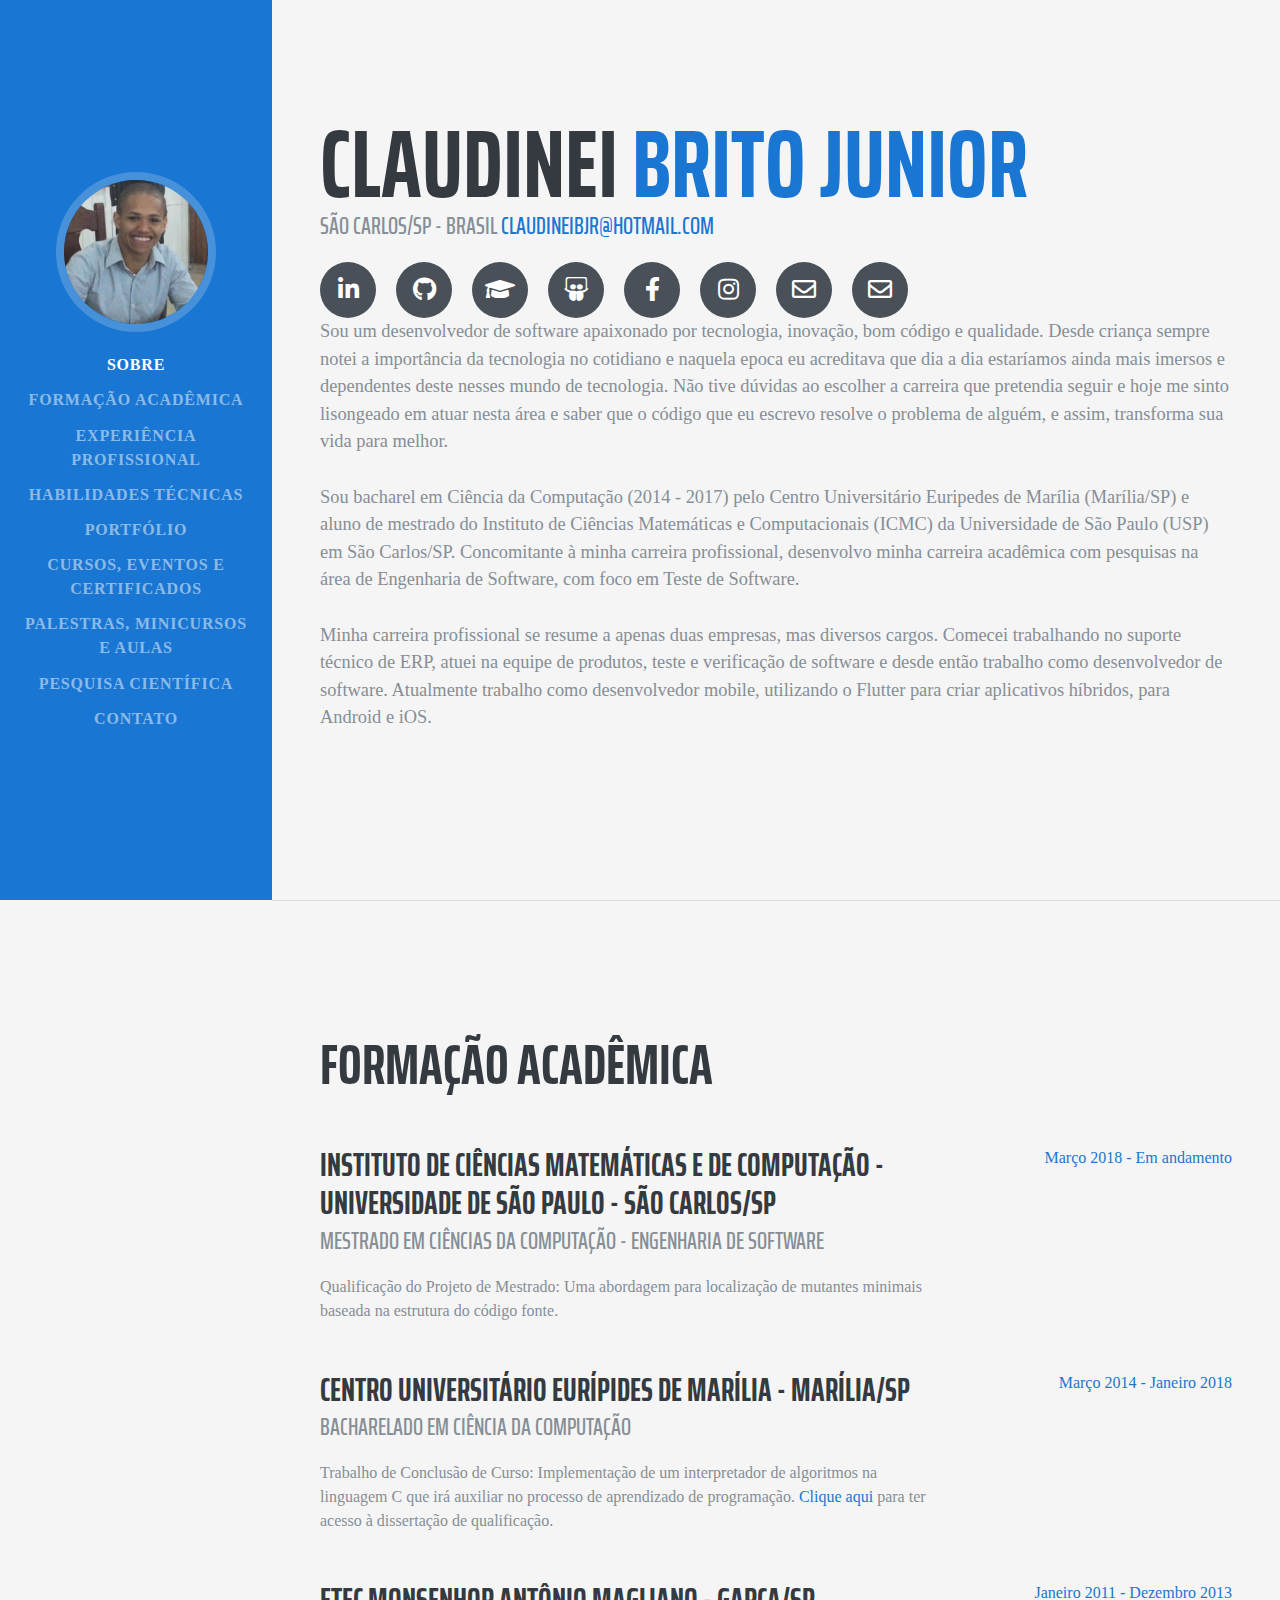
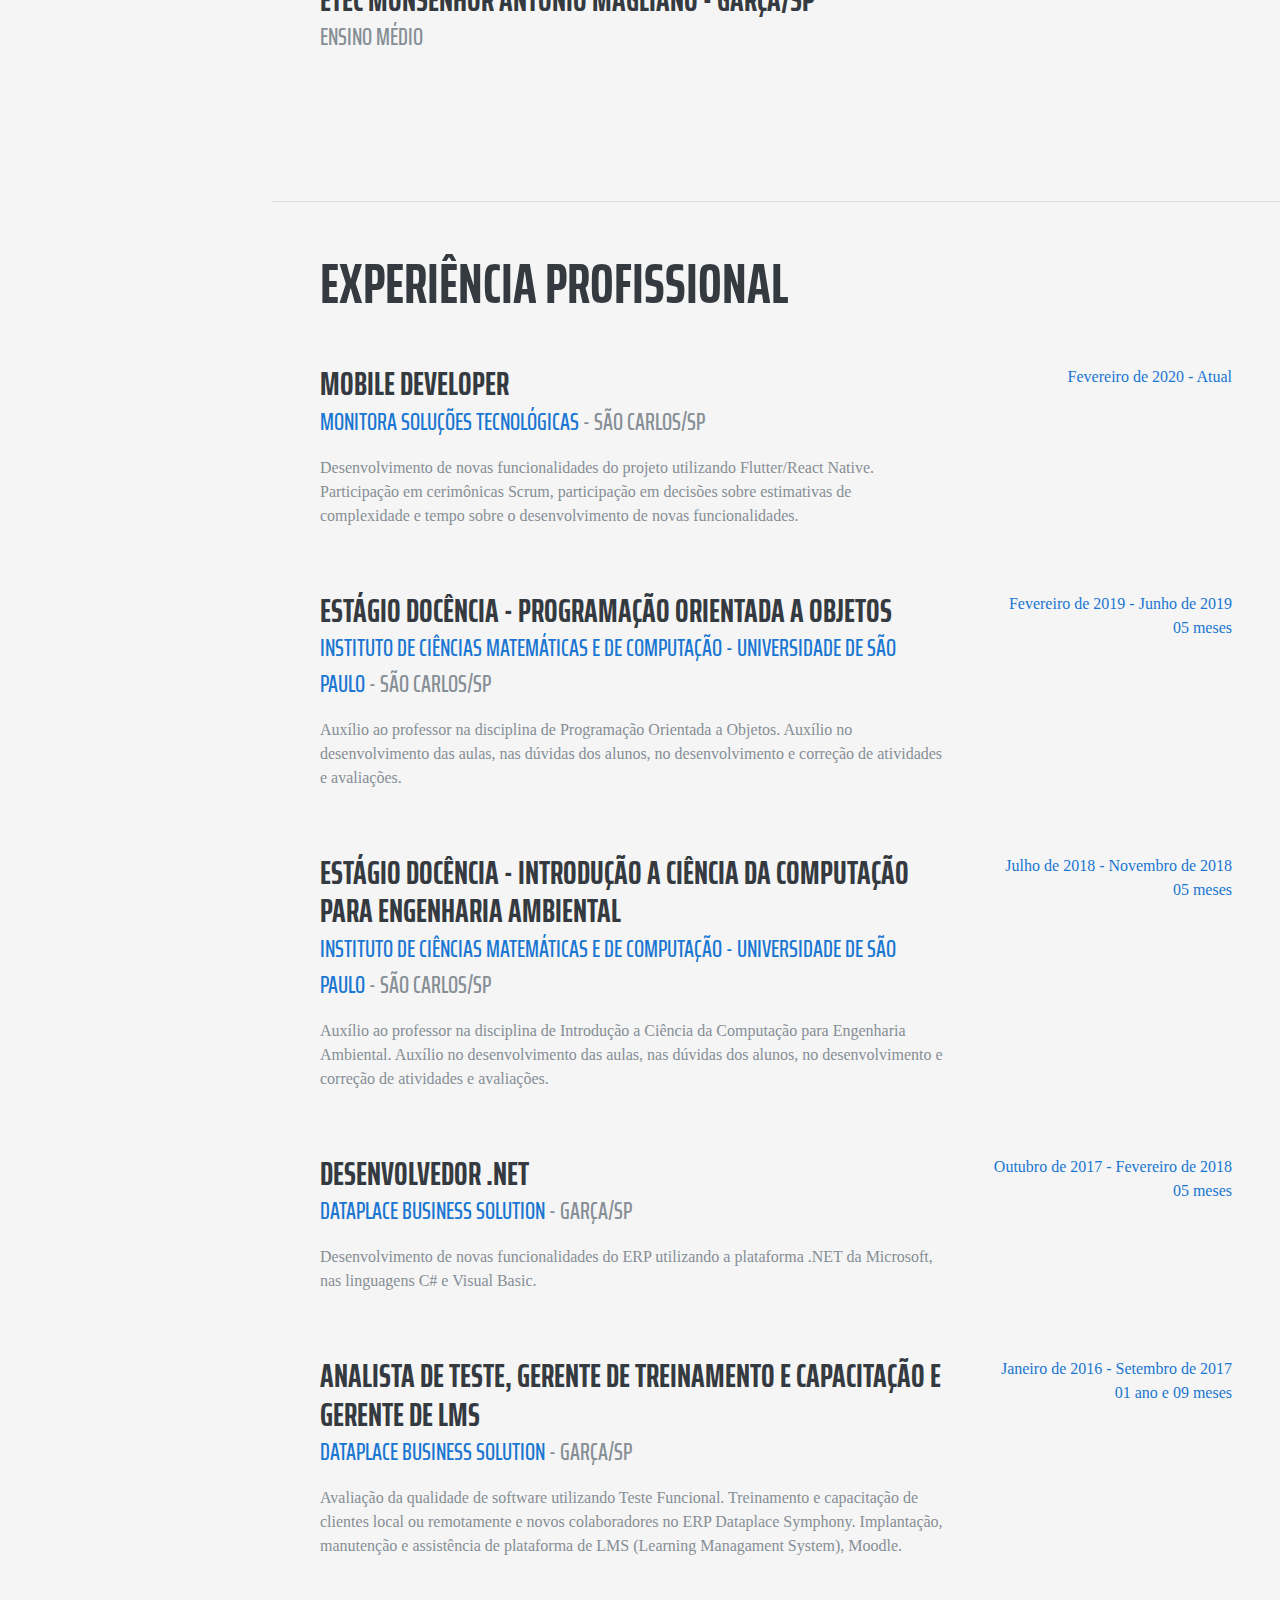
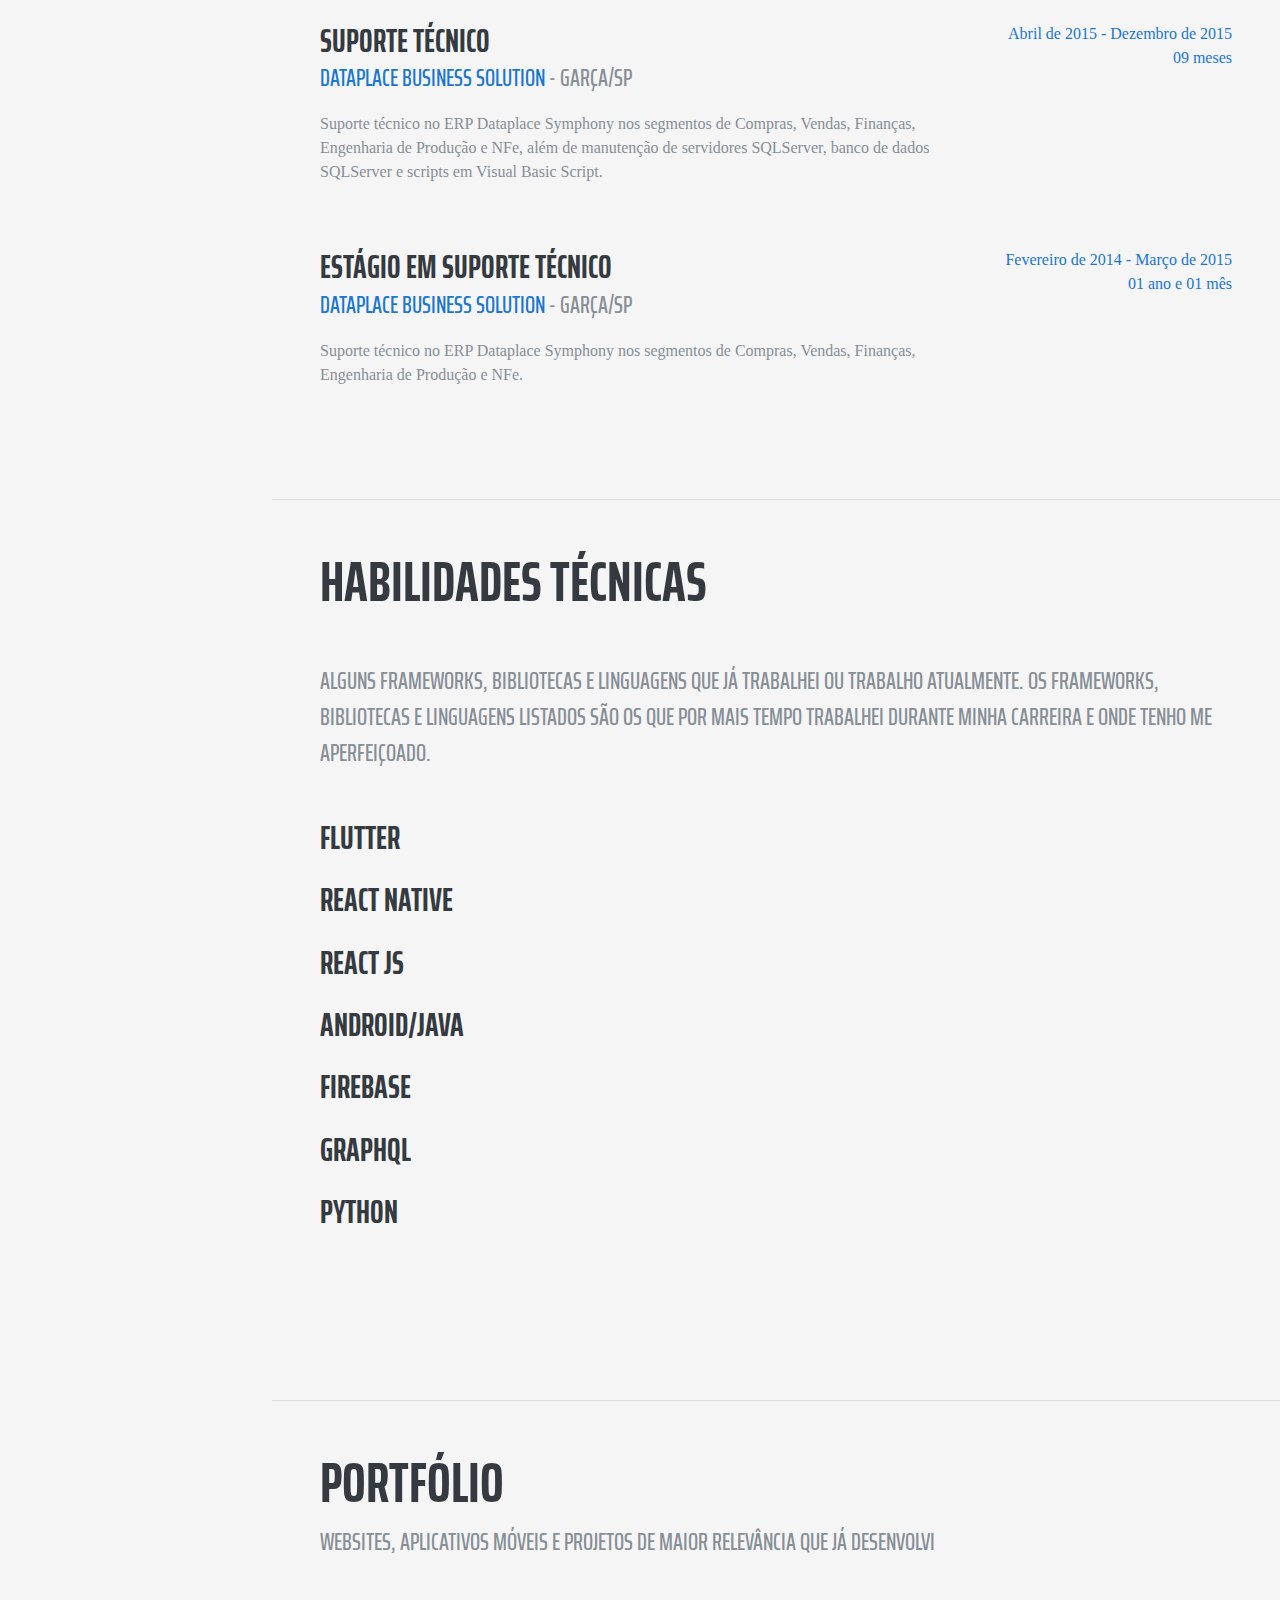
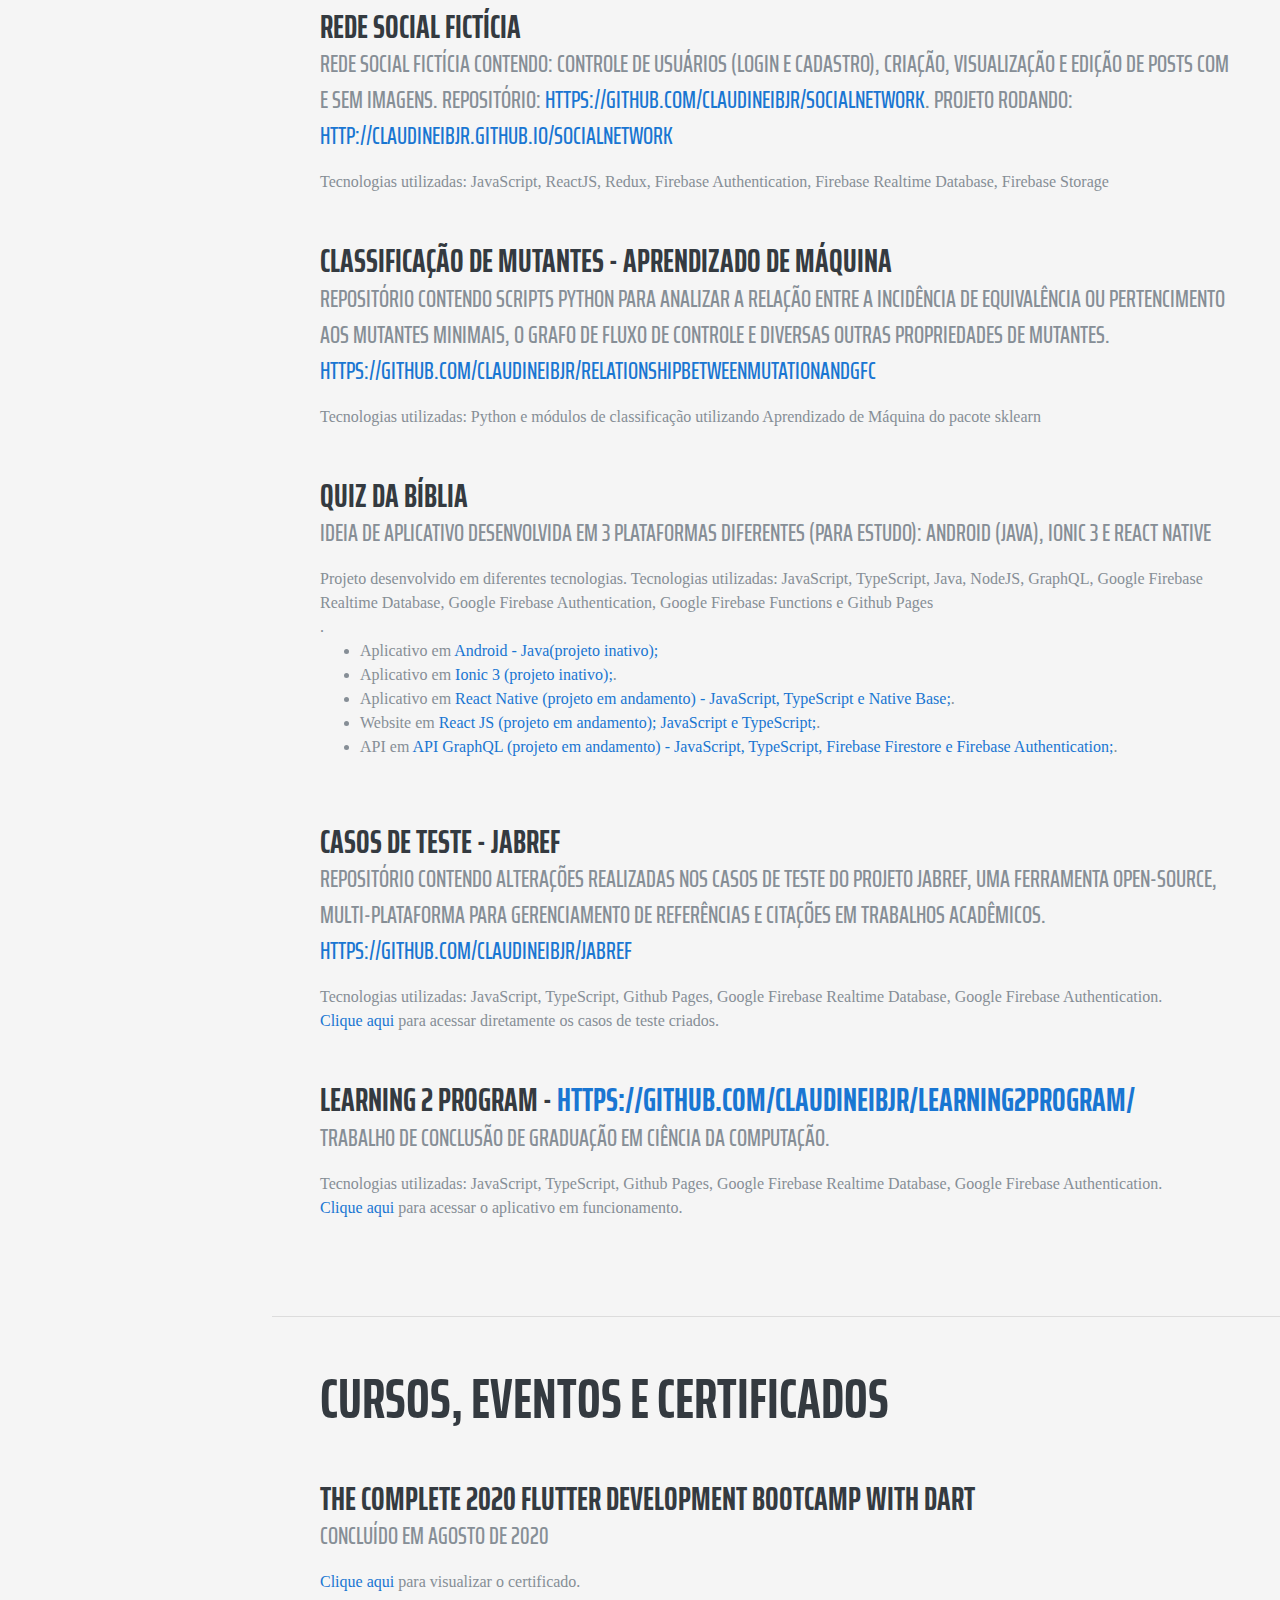
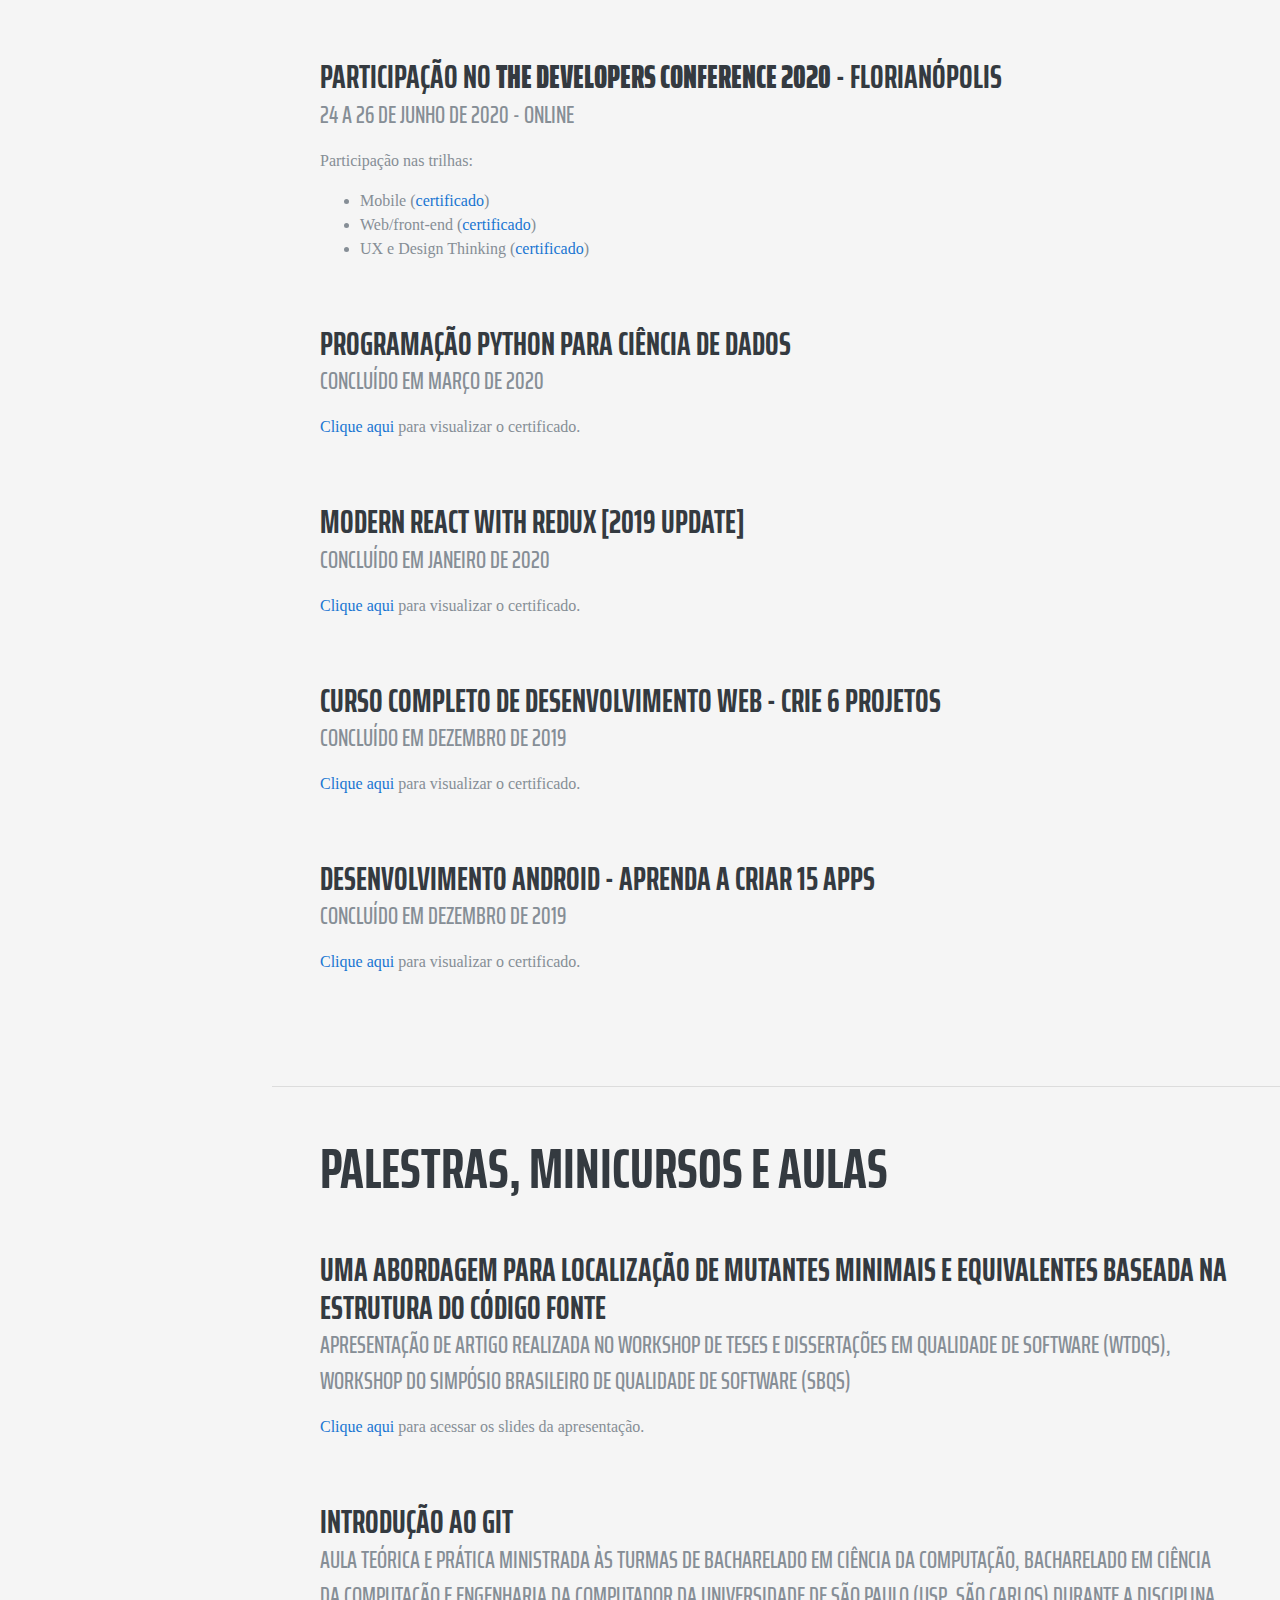
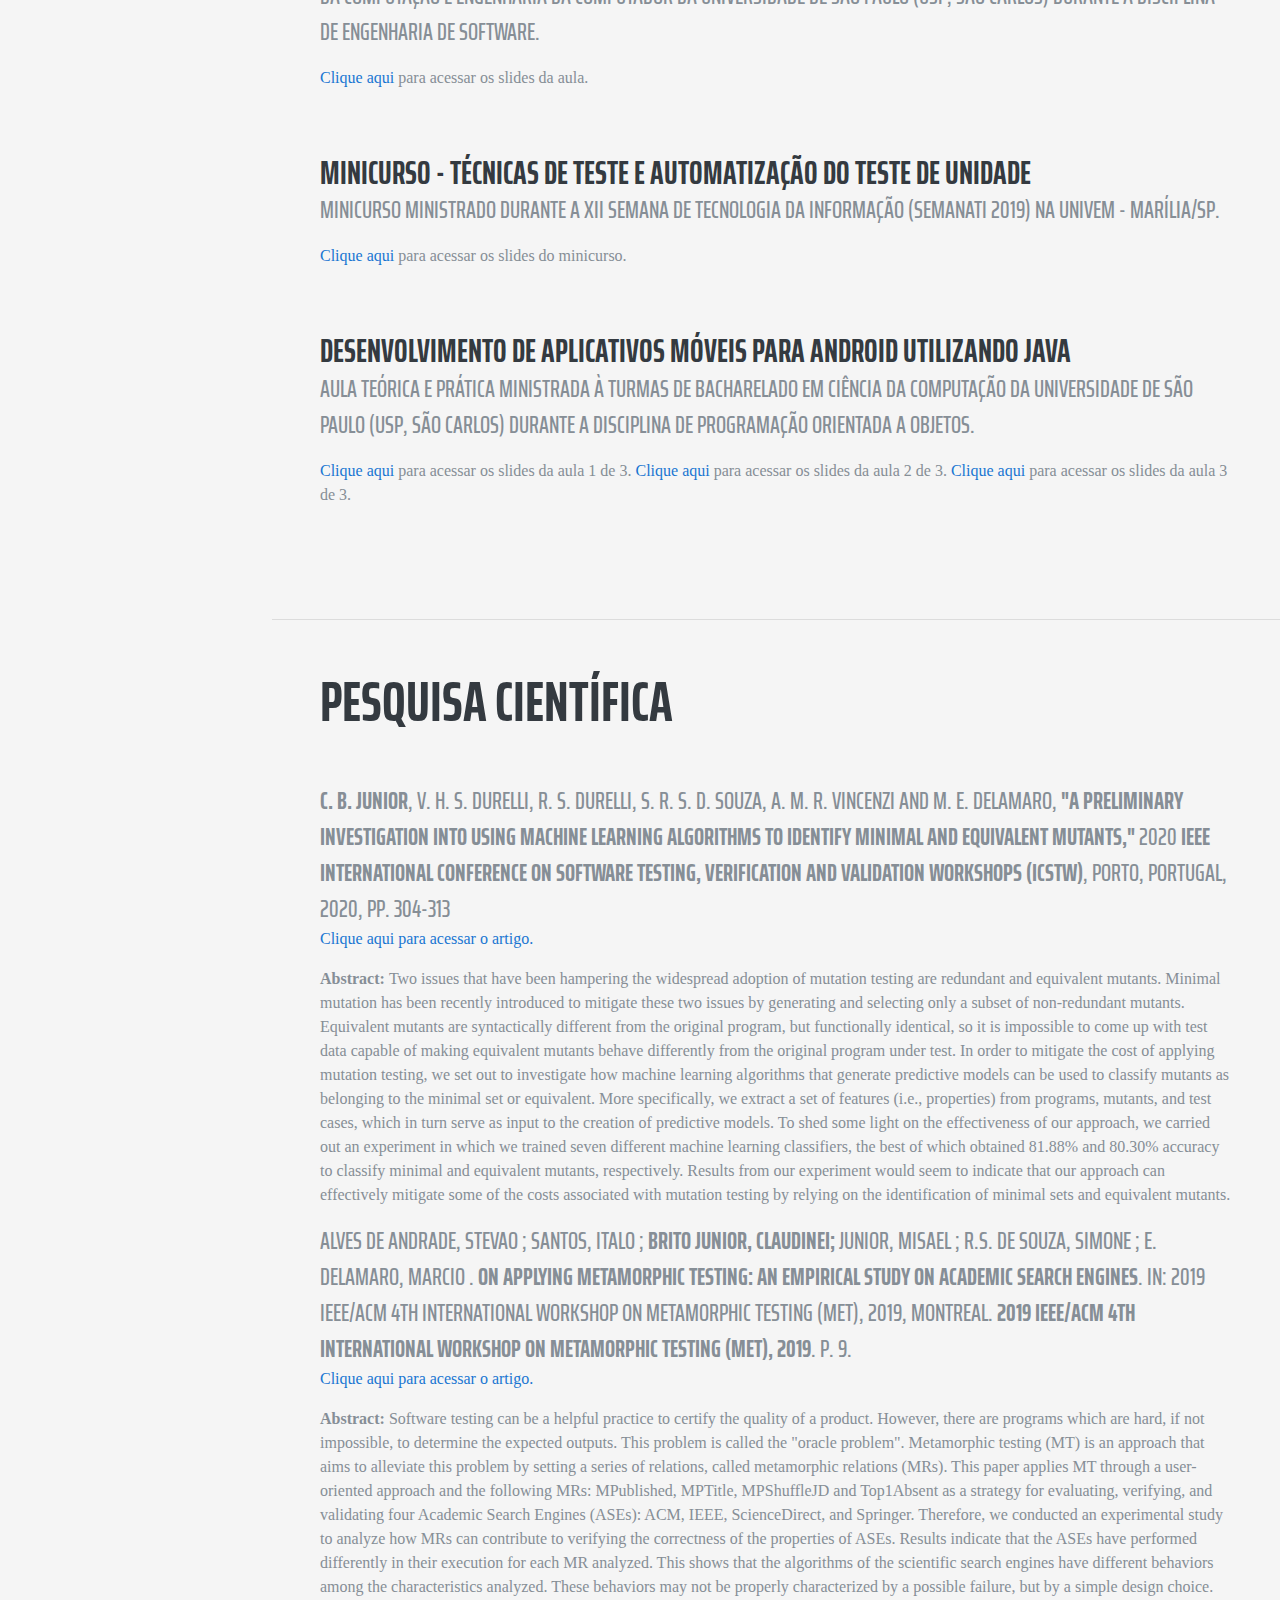
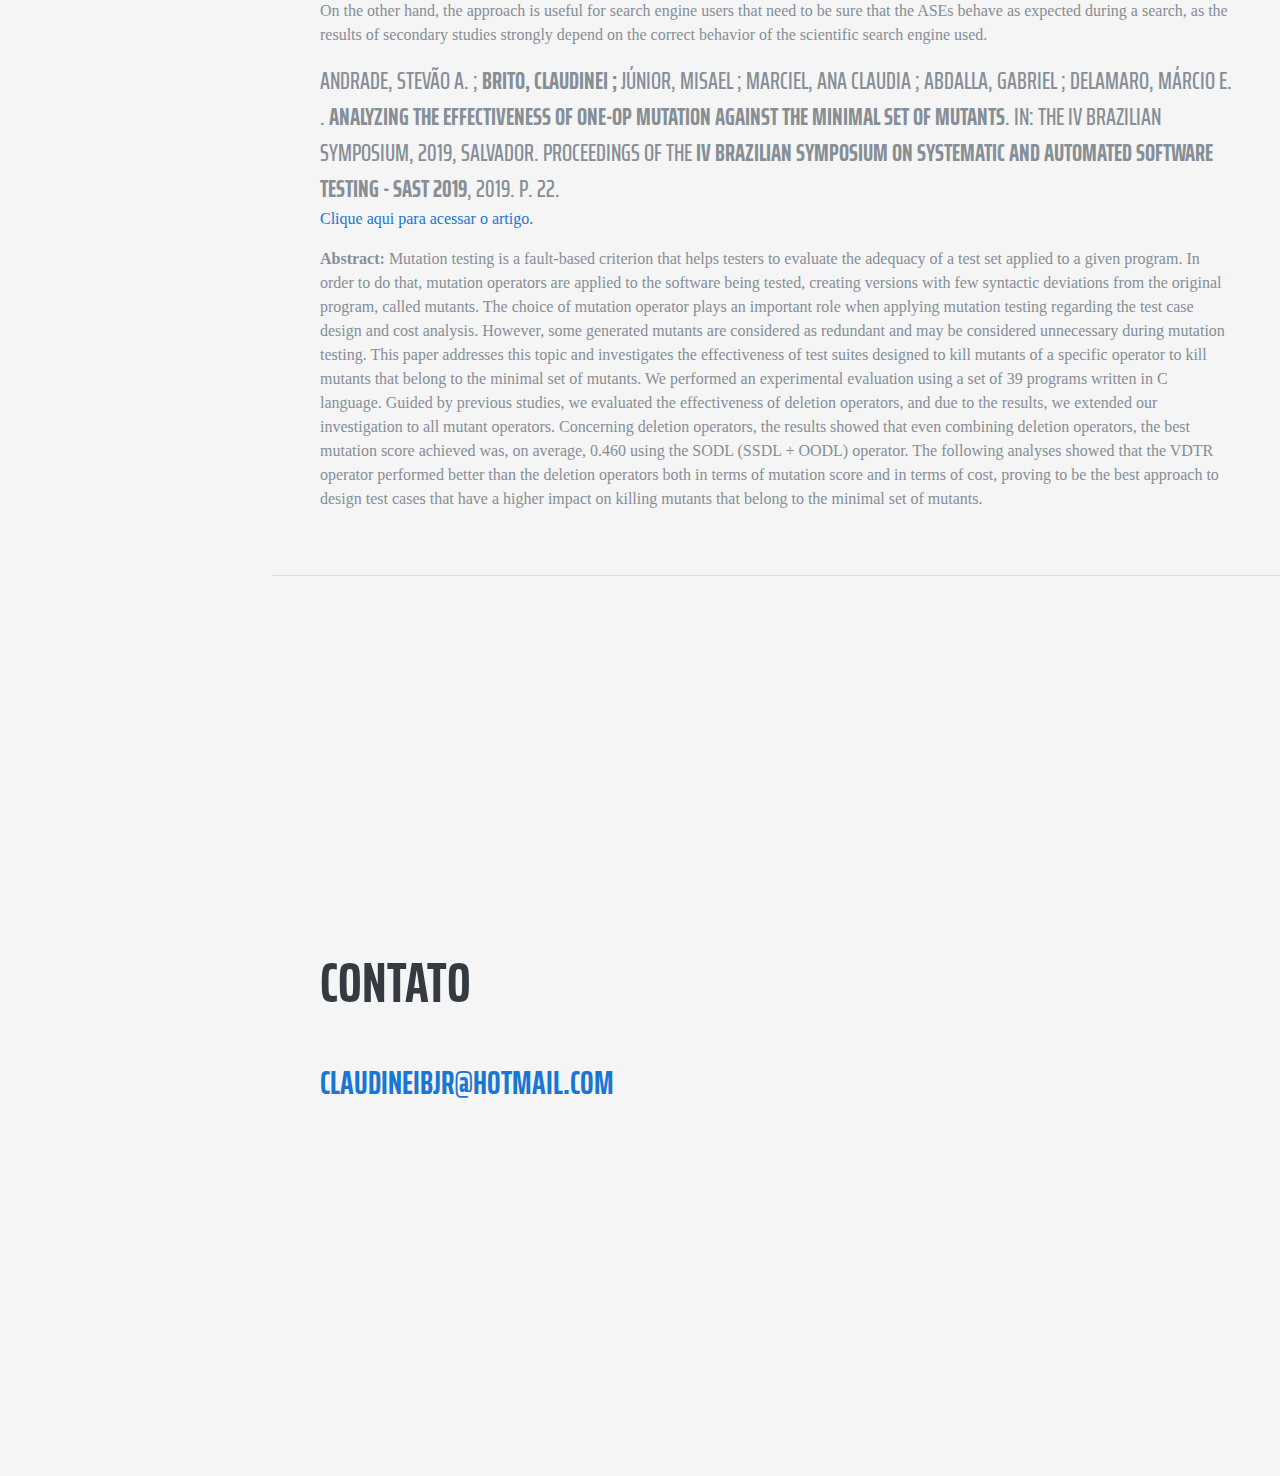
<file: index.html>
<!DOCTYPE html>
<html lang="en">

<head>
	<meta charset="utf-8">
	<meta name="viewport" content="width=device-width, initial-scale=1, shrink-to-fit=no">
	<meta name="description" content="">
	<meta name="author" content="">

	<title>Claudinei Brito Junior</title>

	<!-- Bootstrap core CSS -->
	<link href="vendor/bootstrap/css/bootstrap.css" rel="stylesheet">

	<!-- Custom fonts for this template -->
	<link href="https://fonts.googleapis.com/css?family=Saira+Extra+Condensed:500,700" rel="stylesheet">
	<link href="https://fonts.googleapis.com/css?family=Muli:400,400i,800,800i" rel="stylesheet">
	<link href="vendor/fontawesome-free/css/all.min.css" rel="stylesheet">

	<!-- Custom styles for this template -->
	<!--<link href="css/resume.min.css" rel="stylesheet">-->
	<link href="css/resume.css" rel="stylesheet">
	<link href="css/styles.css" rel="stylesheet">
	<link rel="icon" type="image/png" href="img/student.png" />

</head>

<body id="page-top">

	<nav class="navbar navbar-expand-lg navbar-dark bg-primary fixed-top" id="sideNav">
		<a class="navbar-brand js-scroll-trigger" href="#page-top">
			<span class="d-block d-lg-none">Claudinei Brito Junior</span>
			<span class="d-none d-lg-block">
				<img class="img-fluid img-profile rounded-circle mx-auto mb-2" src="img/ProfilePicture.jpeg" alt="">
			</span>
		</a>

		<button class="navbar-toggler" type="button" data-toggle="collapse" data-target="#navbarSupportedContent"
			aria-controls="navbarSupportedContent" aria-expanded="false" aria-label="Toggle navigation">
			<span class="navbar-toggler-icon"></span>
		</button>

		<div class="collapse navbar-collapse" id="navbarSupportedContent">
			<ul class="navbar-nav">
				<li class="nav-item">
					<a class="nav-link js-scroll-trigger" href="#about">Sobre</a>
				</li>

				<li class="nav-item">
					<a class="nav-link js-scroll-trigger" href="#education">Formação acadêmica</a>
				</li>

				<li class="nav-item">
					<a class="nav-link js-scroll-trigger" href="#experience">Experiência profissional</a>
				</li>

				<li class="nav-item">
					<a class="nav-link js-scroll-trigger" href="#skills">Habilidades técnicas</a>
				</li>

				<!--<li class="nav-item">
						<a class="nav-link js-scroll-trigger" href="#publications">Publicações</a>
					</li>-->

				<li class="nav-item">
					<a class="nav-link js-scroll-trigger" href="#portfolio">Portfólio</a>
				</li>

				<li class="nav-item">
					<a class="nav-link js-scroll-trigger" href="#complementar_cursos">Cursos, eventos e certificados</a>
				</li>

				<li class="nav-item">
					<a class="nav-link js-scroll-trigger" href="#complementar_palestras">Palestras, minicursos e
						aulas</a>
				</li>

				<li class="nav-item">
					<a class="nav-link js-scroll-trigger" href="#research">Pesquisa científica</a>
				</li>

				<li class="nav-item">
					<a class="nav-link js-scroll-trigger" href="#contact">Contato</a>
				</li>

			</ul>
		</div>
	</nav>

	<div class="container-fluid p-0">
		<section class="resume-section p-3 p-lg-5 d-flex align-items-center" id="about">
			<div class="w-100">
				<h1 class="mb-0">Claudinei
					<span class="text-primary">Brito Junior</span>
				</h1>

				<div class="subheading mb-5" style="margin-bottom: 0.75em !important">
					São Carlos/SP - Brasil
					<a href="mailto:claudineibjr@hotmail.com">claudineibjr@hotmail.com</a>

				</div>

				<div class="social-icons">
					<a href="https://www.linkedin.com/in/claudineibjr/" target="_blank">
						<i class="fab fa-linkedin-in"></i> </a>

					<a href="https://github.com/claudineibjr/" target="_blank">
						<i class="fab fa-github"></i> </a>

					<a href="http://lattes.cnpq.br/3029080329664103" target="_blank">
						<i class="fas fa-graduation-cap"></i> </a>

					<a href="https://pt.slideshare.net/ClaudineiBritoJunior" target="_blank">
						<i class="fab fa-slideshare"></i></a>

					<a href="https://www.facebook.com/ClaudineiBJr" target="_blank">
						<i class="fab fa-facebook-f"></i> </a>

					<a href="https://www.instagram.com/claudineibjr/" target="_blank">
						<i class="fab fa-instagram"></i> </a>

					<a href="mailto:claudineibjr@hotmail.com">
						<i class="far fa-envelope"></i> </a>

					<a href="mailto:claudineibjr@gmail.com">
						<i class="far fa-envelope"></i> </a>
				</div>

				<p class="lead mb-5">
					Sou um desenvolvedor de software apaixonado por tecnologia, inovação, bom código e qualidade. Desde
					criança sempre notei a importância da tecnologia no cotidiano e naquela epoca eu acreditava que dia
					a dia estaríamos ainda mais imersos e dependentes deste nesses mundo de tecnologia. Não tive dúvidas
					ao escolher a carreira que pretendia seguir e hoje me sinto lisongeado em atuar nesta área e saber
					que o código que eu escrevo resolve o problema de alguém, e assim, transforma sua vida para
					melhor.<br /><br />

					Sou bacharel em Ciência da Computação (2014 - 2017) pelo Centro Universitário Euripedes de Marília
					(Marília/SP) e aluno de mestrado do Instituto de Ciências Matemáticas e Computacionais (ICMC) da
					Universidade de São Paulo (USP) em São Carlos/SP. Concomitante à minha carreira profissional,
					desenvolvo minha carreira acadêmica com pesquisas na área de Engenharia de Software, com foco em
					Teste de Software.<br /><br />

					Minha carreira profissional se resume a apenas duas empresas, mas diversos cargos. Comecei
					trabalhando no suporte técnico de ERP, atuei na equipe de produtos, teste e verificação de software
					e desde então trabalho como desenvolvedor de software. Atualmente trabalho como desenvolvedor
					mobile, utilizando o Flutter para criar aplicativos híbridos, para Android e iOS.
				</p>

			</div>
		</section>

		<hr class="m-0">

		<section class="resume-section p-3 p-lg-5 d-flex align-items-center" id="education">
			<div class="w-100">
				<h2 class="mb-5">Formação acadêmica</h2>

				<div class="resume-item d-flex flex-column flex-md-row justify-content-between mb-5">
					<div class="resume-content">
						<h3 class="mb-0">Instituto de Ciências Matemáticas e de Computação - Universidade de São Paulo -
							São Carlos/SP</h3>
						<div class="subheading mb-3">Mestrado em Ciências da Computação - Engenharia de Software</div>
						<div>
							Qualificação do Projeto de Mestrado: Uma abordagem para localização de mutantes minimais
							baseada na estrutura do código fonte.
						</div>
					</div>
					<div class="resume-date text-md-right">
						<span class="text-primary">Março 2018 - Em andamento</span>
					</div>
				</div>

				<div class="resume-item d-flex flex-column flex-md-row justify-content-between mb-5">
					<div class="resume-content">
						<h3 class="mb-0">Centro Universitário Eurípides de Marília - Marília/SP</h3>
						<div class="subheading mb-3">Bacharelado em Ciência da Computação</div>
						<div>Trabalho de Conclusão de Curso: Implementação de um interpretador de algoritmos na
							linguagem C que irá auxiliar no processo de aprendizado de programação. <a
								href='https://github.com/claudineibjr/claudineibjr.github.io/blob/master/resources/Implementacao%20de%20um%20interpretador%20de%20algoritmos%20na%20linguagem%20C%20que%20ira%20auxiliar%20no%20processo%20de%20aprendizado%20de%20programacao.pdf'
								target="_blank">Clique aqui</a> para ter acesso à dissertação de qualificação.</div>
					</div>
					<div class="resume-date text-md-right">
						<span class="text-primary">Março 2014 - Janeiro 2018</span>
					</div>
				</div>

				<div class="resume-item d-flex flex-column flex-md-row justify-content-between">
					<div class="resume-content">
						<h3 class="mb-0">ETEC Monsenhor Antônio Magliano - Garça/SP</h3>
						<div class="subheading mb-3">Ensino Médio</div>
					</div>
					<div class="resume-date text-md-right">
						<span class="text-primary">Janeiro 2011 - Dezembro 2013</span>
					</div>
				</div>
			</div>
		</section>

		<hr class="m-0">

		<section class="resume-section p-3 p-lg-5 d-flex justify-content-center" id="experience">
			<div class="w-100">
				<h2 class="mb-5">Experiência profissional</h2>

				<div class="resume-item d-flex flex-column flex-md-row justify-content-between mb-5">
					<div class="resume-content">
						<h3 class="mb-0">Mobile Developer</h3>
						<div class="subheading mb-3"><a href="https://www.monitoratec.com.br/" target='_blank'>Monitora
								Soluções Tecnológicas</a> - São Carlos/SP</div>
						<p>Desenvolvimento de novas funcionalidades do projeto utilizando Flutter/React Native.
							Participação em cerimônicas Scrum, participação em decisões sobre estimativas de
							complexidade e tempo sobre o desenvolvimento de novas funcionalidades.</p>
					</div>
					<div class="resume-date text-md-right">
						<span class="text-primary">Fevereiro de 2020 - Atual<br /></span>
					</div>
				</div>

				<div class="resume-item d-flex flex-column flex-md-row justify-content-between mb-5">
					<div class="resume-content">
						<h3 class="mb-0">Estágio Docência - Programação Orientada a Objetos</h3>
						<div class="subheading mb-3"><a href="https://icmc.usp.br/" target='_blank'>Instituto de
								Ciências Matemáticas e de Computação - Universidade de São Paulo</a> - São Carlos/SP
						</div>
						<p>Auxílio ao professor na disciplina de Programação Orientada a Objetos. Auxílio no
							desenvolvimento das aulas, nas dúvidas dos alunos, no desenvolvimento e correção de
							atividades e avaliações.</p>
					</div>
					<div class="resume-date text-md-right">
						<span class="text-primary">Fevereiro de 2019 - Junho de 2019 <br />05 meses</span>
					</div>
				</div>

				<div class="resume-item d-flex flex-column flex-md-row justify-content-between mb-5">
					<div class="resume-content">
						<h3 class="mb-0">Estágio Docência - Introdução a Ciência da Computação para Engenharia Ambiental
						</h3>
						<div class="subheading mb-3"><a href="https://icmc.usp.br/" target='_blank'>Instituto de
								Ciências Matemáticas e de Computação - Universidade de São Paulo</a> - São Carlos/SP
						</div>
						<p>Auxílio ao professor na disciplina de Introdução a Ciência da Computação para Engenharia
							Ambiental. Auxílio no desenvolvimento das aulas, nas dúvidas dos alunos, no desenvolvimento
							e correção de atividades e avaliações.</p>
					</div>
					<div class="resume-date text-md-right">
						<span class="text-primary">Julho de 2018 - Novembro de 2018 <br />05 meses</span>
					</div>
				</div>

				<div class="resume-item d-flex flex-column flex-md-row justify-content-between mb-5">
					<div class="resume-content">
						<h3 class="mb-0">Desenvolvedor .NET</h3>
						<div class="subheading mb-3"><a href="http://dataplace.com.br/" target='_blank'>Dataplace
								Business Solution</a> - Garça/SP</div>
						<p>Desenvolvimento de novas funcionalidades do ERP utilizando a plataforma .NET da Microsoft,
							nas linguagens C# e Visual Basic.</p>
					</div>
					<div class="resume-date text-md-right">
						<span class="text-primary">Outubro de 2017 - Fevereiro de 2018 <br />05 meses</span>
					</div>
				</div>

				<div class="resume-item d-flex flex-column flex-md-row justify-content-between mb-5">
					<div class="resume-content">
						<h3 class="mb-0">Analista de Teste, Gerente de Treinamento e Capacitação e Gerente de LMS</h3>
						<div class="subheading mb-3"><a href="http://dataplace.com.br/" target='_blank'>Dataplace
								Business Solution</a> - Garça/SP</div>
						<p>Avaliação da qualidade de software utilizando Teste Funcional. Treinamento e capacitação de
							clientes local ou remotamente e novos colaboradores no ERP Dataplace Symphony. Implantação,
							manutenção e assistência de plataforma de LMS (Learning Managament System), Moodle.</p>
					</div>
					<div class="resume-date text-md-right">
						<span class="text-primary">Janeiro de 2016 - Setembro de 2017 <br />01 ano e 09 meses</span>
					</div>
				</div>

				<div class="resume-item d-flex flex-column flex-md-row justify-content-between mb-5">
					<div class="resume-content">
						<h3 class="mb-0">Suporte Técnico</h3>
						<div class="subheading mb-3"><a href="http://dataplace.com.br/" target='_blank'>Dataplace
								Business Solution</a> - Garça/SP</div>
						<p>Suporte técnico no ERP Dataplace Symphony nos segmentos de Compras, Vendas, Finanças,
							Engenharia de Produção e NFe, além de manutenção de servidores SQLServer, banco de dados
							SQLServer e scripts em Visual Basic Script.</p>
					</div>
					<div class="resume-date text-md-right">
						<span class="text-primary">Abril de 2015 - Dezembro de 2015 <br />09 meses</span>
					</div>
				</div>

				<div class="resume-item d-flex flex-column flex-md-row justify-content-between mb-5">
					<div class="resume-content">
						<h3 class="mb-0">Estágio em Suporte Técnico</h3>
						<div class="subheading mb-3"><a href="http://dataplace.com.br/" target='_blank'>Dataplace
								Business Solution</a> - Garça/SP</div>
						<p>Suporte técnico no ERP Dataplace Symphony nos segmentos de Compras, Vendas, Finanças,
							Engenharia de Produção e NFe.</p>
					</div>
					<div class="resume-date text-md-right">
						<span class="text-primary">Fevereiro de 2014 - Março de 2015 <br />01 ano e 01 mês</span>
					</div>
				</div>

			</div>
		</section>

		<hr class="m-0">

		<section class="resume-section p-3 p-lg-5 d-flex justify-content-center" id="skills">
			<div class="w-100">
				<h2 class="mb-5">Habilidades técnicas</h2>
				<div class="subheading mb-5">
					Alguns frameworks, bibliotecas e linguagens que já trabalhei ou trabalho atualmente. Os frameworks,
					bibliotecas e linguagens listados são os que por mais tempo trabalhei durante minha carreira e onde
					tenho me aperfeiçoado.
				</div>

				<div class="resume-item d-flex flex-column flex-md-column justify-content-between mb-5">
					<div class="resume-content">
						<h3 class="mb-0">Flutter</h3>
					</div><br />

					<div class="resume-content">
						<h3 class="mb-0">React Native</h3>
					</div><br />

					<div class="resume-content">
						<h3 class="mb-0">React JS</h3>
					</div><br />

					<div class="resume-content">
						<h3 class="mb-0">Android/Java</h3>
					</div><br />

					<div class="resume-content">
						<h3 class="mb-0">Firebase</h3>
					</div><br />

					<div class="resume-content">
						<h3 class="mb-0">GraphQL</h3>
					</div><br />

					<div class="resume-content">
						<h3 class="mb-0">Python</h3>
					</div><br />
				</div>
			</div>
		</section>

		<hr class="m-0">

		<section class="resume-section p-3 p-lg-5 d-flex align-items-center" id="portfolio">
			<div class="w-100">
				<h2 class="mb-2">Portfólio</h2>
				<div class="subheading mb-5">
					Websites, aplicativos móveis e projetos de maior relevância que já desenvolvi
				</div>

				<div class="resume-item d-flex flex-column flex-md-row justify-content-between mb-5">
					<div class="resume-content">
						<h3 class="mb-0">Rede Social fictícia</h3>

						<div class="subheading mb-3">
							Rede social fictícia contendo: Controle de usuários (Login e Cadastro), criação,
							visualização e edição de posts com e sem imagens. Repositório: <a
								href='https://github.com/claudineibjr/SocialNetwork'
								target='_blank'>https://github.com/claudineibjr/SocialNetwork</a>. Projeto rodando: <a
								href='http://claudineibjr.github.io/SocialNetwork'
								target='_blank'>http://claudineibjr.github.io/SocialNetwork</a>
						</div>

						<div>
							Tecnologias utilizadas: JavaScript, ReactJS, Redux, Firebase Authentication, Firebase
							Realtime Database, Firebase Storage
						</div>
					</div>
				</div>

				<div class="resume-item d-flex flex-column flex-md-row justify-content-between mb-5">
					<div class="resume-content">
						<h3 class="mb-0">Classificação de mutantes - Aprendizado de máquina</h3>

						<div class="subheading mb-3">
							Repositório contendo scripts python para analizar a relação entre a incidência de
							equivalência ou pertencimento aos mutantes minimais, o grafo de fluxo de controle e diversas
							outras propriedades de mutantes. <a
								href='https://github.com/claudineibjr/RelationshipBetweenMutationAndGFC'
								target='_blank'>https://github.com/claudineibjr/RelationshipBetweenMutationAndGFC</a>
						</div>

						<div>
							Tecnologias utilizadas: Python e módulos de classificação utilizando Aprendizado de Máquina
							do pacote sklearn<br />
						</div>
					</div>
				</div>


				<div class="resume-item d-flex flex-column flex-md-row justify-content-between mb-5">
					<div class="resume-content">
						<h3 class="mb-0">Quiz da Bíblia</h3>

						<div class="subheading mb-3">
							Ideia de aplicativo desenvolvida em 3 plataformas diferentes (para estudo): Android (Java),
							Ionic 3 e React Native
						</div>

						<div>
							Projeto desenvolvido em diferentes tecnologias.
							Tecnologias utilizadas: JavaScript, TypeScript, Java, NodeJS, GraphQL, Google Firebase
							Realtime Database, Google Firebase Authentication, Google Firebase Functions e Github
							Pages<br />.
							<ul>
								<li>Aplicativo em <a href='https://github.com/claudineibjr/Quiz-Biblia_Android'
										target='_blank'>Android - Java(projeto inativo);</a></li>
								<li>Aplicativo em <a href='https://github.com/claudineibjr/Quiz-Biblia_Ionic'
										target='_blank'>Ionic 3 (projeto inativo);</a>.</li>
								<li>Aplicativo em <a href='https://github.com/claudineibjr/Quiz-Biblia_ReactNative'
										target='_blank'>React Native (projeto em andamento) - JavaScript, TypeScript e
										Native Base;</a>.</li>
								<li>Website em <a href='https://github.com/claudineibjr/Quiz-Biblia_web'
										target='_blank'>React JS (projeto em andamento); JavaScript e TypeScript;</a>.
								</li>
								<li>API em <a href='https://github.com/claudineibjr/Quiz-Biblia_backend'
										target='_blank'>API GraphQL (projeto em andamento) - JavaScript, TypeScript,
										Firebase Firestore e Firebase Authentication;</a>.</li>
							</ul>
						</div>
					</div>
				</div>

				<div class="resume-item d-flex flex-column flex-md-row justify-content-between mb-5">
					<div class="resume-content">
						<h3 class="mb-0">Casos de teste - JabRef</h3>

						<div class="subheading mb-3">
							Repositório contendo alterações realizadas nos casos de teste do projeto Jabref, uma
							ferramenta open-source, multi-plataforma para gerenciamento de referências e citações em
							trabalhos acadêmicos. <a href='https://github.com/claudineibjr/jabref'
								target='_blank'>https://github.com/claudineibjr/jabref</a>
						</div>

						<div>
							Tecnologias utilizadas: JavaScript, TypeScript, Github Pages, Google Firebase Realtime
							Database, Google Firebase Authentication.<br />
							<a href='https://github.com/claudineibjr/jabref/blob/master/src/test/java/org/jabref/logic/util/io/FileUtilTest.java'
								target='_blank'>Clique aqui</a> para acessar diretamente os casos de teste criados.
						</div>
					</div>
				</div>

				<div class="resume-item d-flex flex-column flex-md-row justify-content-between mb-5">
					<div class="resume-content">
						<h3 class="mb-0">Learning 2 Program - <a
								href='https://github.com/claudineibjr/Learning2Program/'
								target='_blank'>https://github.com/claudineibjr/Learning2Program/</a> </h3>

						<div class="subheading mb-3">
							Trabalho de conclusão de graduação em Ciência da Computação.
						</div>

						<div>
							Tecnologias utilizadas: JavaScript, TypeScript, Github Pages, Google Firebase Realtime
							Database, Google Firebase Authentication.<br />
							<a href='https://claudineibjr.github.io/Learning2Program/' target='_blank'>Clique aqui</a>
							para acessar o aplicativo em funcionamento.
						</div>
					</div>
				</div>



			</div>
		</section>

		<hr class="m-0">

		<section class="resume-section p-3 p-lg-5 d-flex align-items-center" id="complementar_cursos">
			<div class="w-100">
				<h2 class="mb-5">Cursos, eventos e certificados</h2>

				<div class="resume-item d-flex flex-column flex-md-row justify-content-between mb-5">
					<div class="resume-content">
						<h3 class="mb-0">The Complete 2020 Flutter Development Bootcamp with Dart</h3>
						<div class="subheading mb-3">Concluído em Agosto de 2020</div>
						<p><a href="https://www.udemy.com/certificate/UC-5d2ca489-e9c9-40b4-910c-130ddf1b4baa/"
								target="_blank">Clique aqui</a> para
							visualizar o certificado. </p>
					</div>
				</div>

				<div class="resume-item d-flex flex-column flex-md-row justify-content-between mb-5">
					<div class="resume-content">
						<h3 class="mb-0">Participação no <b>The Developers Conference 2020</b> - Florianópolis
						</h3>
						<div class="subheading mb-3">24 a 26 de Junho de 2020 - Online</div>
						<p>Participação nas trilhas:</p>
						<ul>
							<li>Mobile (<a href="./resources/TDC2020FloripaMobile.pdf" target="_blank">certificado</a>)
							</li>
							<li>Web/front-end (<a href="./resources/TDC2020FloripaWebFrontEnd.pdf"
									target="_blank">certificado</a>)</li>
							<li>UX e Design Thinking (<a href="./resources/TDC2020FloripaUXDesignThinking.pdf"
									target="_blank">certificado</a>)</li>
						</ul>
					</div>
				</div>

				<div class="resume-item d-flex flex-column flex-md-row justify-content-between mb-5">
					<div class="resume-content">
						<h3 class="mb-0">Programação Python para Ciência de Dados</h3>
						<div class="subheading mb-3">Concluído em Março de 2020</div>
						<p><a href="https://drive.google.com/file/d/1GOrmLyqFuPMXBD-1mxLu8XIQHUpHv3Q9/view"
								target="_blank">Clique aqui</a> para visualizar o certificado.</p>
					</div>
				</div>

				<div class="resume-item d-flex flex-column flex-md-row justify-content-between mb-5">
					<div class="resume-content">
						<h3 class="mb-0">Modern React with Redux [2019 Update]</h3>
						<div class="subheading mb-3">Concluído em Janeiro de 2020</div>
						<p><a href="https://www.udemy.com/certificate/UC-FV4TJ4FA/" target="_blank">Clique aqui</a> para
							visualizar o certificado. </p>
					</div>
				</div>

				<div class="resume-item d-flex flex-column flex-md-row justify-content-between mb-5">
					<div class="resume-content">
						<h3 class="mb-0">Curso completo de Desenvolvimento Web - Crie 6 projetos</h3>
						<div class="subheading mb-3">Concluído em Dezembro de 2019</div>
						<p><a href="https://www.udemy.com/certificate/UC-VCHRVPP0/" target="_blank">Clique aqui</a> para
							visualizar o certificado.</p>
					</div>
				</div>

				<div class="resume-item d-flex flex-column flex-md-row justify-content-between mb-5">
					<div class="resume-content">
						<h3 class="mb-0">Desenvolvimento Android - Aprenda a criar 15 apps</h3>
						<div class="subheading mb-3">Concluído em Dezembro de 2019</div>
						<p><a href="https://www.udemy.com/certificate/UC-8VDOIWIO/" target="_blank">Clique aqui</a> para
							visualizar o certificado.
					</div>
				</div>
			</div>
		</section>

		<hr class="m-0">

		<section class="resume-section p-3 p-lg-5 d-flex align-items-center" id="complementar_palestras">
			<div class="w-100">

				<h2 class="mb-5">Palestras, minicursos e aulas</h2>

				<div class="resume-item d-flex flex-column flex-md-row justify-content-between mb-5">
					<div class="resume-content">
						<h3 class="mb-0">Uma abordagem para localização de mutantes minimais e equivalentes baseada na
							estrutura do código fonte</h3>
						<div class="subheading mb-3">Apresentação de artigo realizada no Workshop de Teses e
							Dissertações em Qualidade de Software (WTDQS), workshop do Simpósio Brasileiro de Qualidade
							de Software (SBQS) </div>
						<p><a href="https://pt.slideshare.net/ClaudineiBritoJunior/wtdqs-2019-uma-abordagem-para-localizao-de-mutantes-minimais-e-equivalentes-baseada-na-estrutura-do-cdigo-fonte-claudinei-brito-junior"
								target="_blank">Clique aqui</a> para acessar os slides da apresentação. </p>
					</div>
				</div>

				<div class="resume-item d-flex flex-column flex-md-row justify-content-between mb-5">
					<div class="resume-content">
						<h3 class="mb-0">Introdução ao Git</h3>
						<div class="subheading mb-3">Aula teórica e prática ministrada às turmas de Bacharelado em
							Ciência da Computação, Bacharelado em Ciência da Computação e Engenharia da Computador da
							Universidade de São Paulo (USP, São Carlos) durante a disciplina de Engenharia de Software.
						</div>
						<p><a href="https://pt.slideshare.net/ClaudineiBritoJunior/introducao-ao-git"
								target="_blank">Clique aqui</a> para acessar os slides da aula. </p>
					</div>
				</div>

				<div class="resume-item d-flex flex-column flex-md-row justify-content-between mb-5">
					<div class="resume-content">
						<h3 class="mb-0">Minicurso - Técnicas de Teste e Automatização do Teste de Unidade</h3>
						<div class="subheading mb-3">Minicurso ministrado durante a XII Semana de Tecnologia da
							Informação (SEMANATI 2019) na UNIVEM - Marília/SP.</div>
						<p><a href="https://pt.slideshare.net/ClaudineiBritoJunior/minicurso-tcnicas-de-teste-e-automatizao-do-teste-de-unidade-xii-semanati-2019-univem"
								target="_blank">Clique aqui</a> para acessar os slides do minicurso. </p>
					</div>
				</div>

				<div class="resume-item d-flex flex-column flex-md-row justify-content-between mb-5">
					<div class="resume-content">
						<h3 class="mb-0">Desenvolvimento de aplicativos móveis para Android utilizando Java</h3>
						<div class="subheading mb-3">Aula teórica e prática ministrada à turmas de Bacharelado em
							Ciência da Computação da Universidade de São Paulo (USP, São Carlos) durante a disciplina de
							Programação Orientada a Objetos.</div>
						<p><a href="https://pt.slideshare.net/ClaudineiBritoJunior/desenvolvimento-de-aplicativos-mveis-para-android-utilizando-java-13"
								target="_blank">Clique aqui</a> para acessar os slides da aula 1 de 3.
							<a href="https://pt.slideshare.net/ClaudineiBritoJunior/desenvolvimento-de-aplicativos-mveis-para-android-utilizando-java-23"
								target="_blank">Clique aqui</a> para acessar os slides da aula 2 de 3.
							<a href="https://pt.slideshare.net/ClaudineiBritoJunior/desenvolvimento-de-aplicativos-mveis-para-android-utilizando-java-33"
								target="_blank">Clique aqui</a> para acessar os slides da aula 3 de 3. </p>
					</div>
				</div>


			</div>
		</section>

		<hr class="m-0">

		<section class="resume-section p-3 p-lg-5 d-flex align-items-center" id="research">
			<div class="w-100">
				<h2 class="mb-5">Pesquisa científica</h2>

				<div class="resume-content">
					<div class="subheading">
						<b>C. B. Junior</b>, V. H. S. Durelli, R. S. Durelli, S. R. S. d. Souza, A. M. R. Vincenzi and
						M. E. Delamaro, <b>"A Preliminary Investigation into Using Machine Learning Algorithms
							to Identify Minimal and Equivalent Mutants,"</b> 2020 <b>IEEE International Conference on
							Software
							Testing, Verification and Validation Workshops (ICSTW)</b>, Porto, Portugal, 2020, pp.
						304-313
					</div>
					<p><a href="https://doi.org/10.1109/ICSTW50294.2020.00056" target="_blank">Clique aqui para acessar
							o
							artigo.</a></p>
					<p><b>Abstract: </b>Two issues that have been hampering the widespread adoption of mutation testing
						are redundant and equivalent mutants. Minimal mutation has been recently introduced to mitigate
						these two issues by generating and selecting only a subset of non-redundant mutants. Equivalent
						mutants are syntactically different from the original program, but functionally identical, so
						it is impossible to come up with test data capable of making equivalent mutants behave
						differently from the original program under test. In order to mitigate the cost of applying
						mutation testing, we set out to investigate how machine learning algorithms that generate
						predictive models can be used to classify mutants as belonging to the minimal set or equivalent.
						More specifically, we extract a set of features (i.e., properties) from programs, mutants,
						and test cases, which in turn serve as input to the creation of predictive models. To shed
						some light on the effectiveness of our approach, we carried out an experiment in which we
						trained seven different machine learning classifiers, the best of which obtained 81.88% and
						80.30% accuracy to classify minimal and equivalent mutants, respectively. Results from our
						experiment would seem to indicate that our approach can effectively mitigate some of the costs
						associated with mutation testing by relying on the identification of minimal sets and
						equivalent mutants.</p>
				</div>

				<div class="resume-content">
					<div class="subheading">
						ALVES DE ANDRADE, STEVAO ; SANTOS, ITALO ; <b>BRITO JUNIOR, CLAUDINEI;</b> JUNIOR, MISAEL ; R.S.
						DE SOUZA, SIMONE ; E. DELAMARO, MARCIO . <b>On Applying Metamorphic Testing: An Empirical Study
							on Academic Search Engines</b>. In: 2019 IEEE/ACM 4th International Workshop on Metamorphic
						Testing (MET), 2019, Montreal. <b>2019 IEEE/ACM 4th International Workshop on Metamorphic
							Testing (MET), 2019</b>. p. 9.
					</div>
					<p><a href="https://dl.acm.org/citation.cfm?id=3340656" target="_blank">Clique aqui para acessar o
							artigo.</a></p>
					<p><b>Abstract: </b>Software testing can be a helpful practice to certify the quality of a product.
						However, there are programs which are hard, if not impossible, to determine the expected
						outputs. This problem is called the "oracle problem". Metamorphic testing (MT) is an approach
						that aims to alleviate this problem by setting a series of relations, called metamorphic
						relations (MRs). This paper applies MT through a user-oriented approach and the following MRs:
						MPublished, MPTitle, MPShuffleJD and Top1Absent as a strategy for evaluating, verifying, and
						validating four Academic Search Engines (ASEs): ACM, IEEE, ScienceDirect, and Springer.
						Therefore, we conducted an experimental study to analyze how MRs can contribute to verifying the
						correctness of the properties of ASEs. Results indicate that the ASEs have performed differently
						in their execution for each MR analyzed. This shows that the algorithms of the scientific search
						engines have different behaviors among the characteristics analyzed. These behaviors may not be
						properly characterized by a possible failure, but by a simple design choice. On the other hand,
						the approach is useful for search engine users that need to be sure that the ASEs behave as
						expected during a search, as the results of secondary studies strongly depend on the correct
						behavior of the scientific search engine used.</p>
				</div>

				<div class="resume-content">
					<div class="subheading">
						ANDRADE, STEVÃO A. ; <b>BRITO, CLAUDINEI ;</b> JÚNIOR, MISAEL ; MARCIEL, ANA CLAUDIA ; ABDALLA,
						GABRIEL ; DELAMARO, MÁRCIO E. . <b>Analyzing the effectiveness of One-Op Mutation against the
							minimal set of mutants</b>. In: the IV Brazilian Symposium, 2019, Salvador. Proceedings of
						the <b>IV Brazilian Symposium on Systematic and Automated Software Testing - SAST 2019</b>,
						2019. p. 22.
					</div>
					<p><a href="https://dl.acm.org/citation.cfm?id=3356321" target="_blank">Clique aqui para acessar o
							artigo.</a></p>
					<p><b>Abstract: </b>Mutation testing is a fault-based criterion that helps testers to evaluate the
						adequacy of a test set applied to a given program. In order to do that, mutation operators are
						applied to the software being tested, creating versions with few syntactic deviations from the
						original program, called mutants. The choice of mutation operator plays an important role when
						applying mutation testing regarding the test case design and cost analysis. However, some
						generated mutants are considered as redundant and may be considered unnecessary during mutation
						testing. This paper addresses this topic and investigates the effectiveness of test suites
						designed to kill mutants of a specific operator to kill mutants that belong to the minimal set
						of mutants. We performed an experimental evaluation using a set of 39 programs written in C
						language. Guided by previous studies, we evaluated the effectiveness of deletion operators, and
						due to the results, we extended our investigation to all mutant operators. Concerning deletion
						operators, the results showed that even combining deletion operators, the best mutation score
						achieved was, on average, 0.460 using the SODL (SSDL + OODL) operator. The following analyses
						showed that the VDTR operator performed better than the deletion operators both in terms of
						mutation score and in terms of cost, proving to be the best approach to design test cases that
						have a higher impact on killing mutants that belong to the minimal set of mutants.</p>
				</div>

			</div>
		</section>

		<hr class="m-0">

		<section class="resume-section p-3 p-lg-5 d-flex align-items-center" id="contact">
			<div class="w-100">
				<h2 class="mb-5">Contato</h2>
				<h3 class="mb-0">
					<a href="mailto:claudineibjr@hotmail.com" target="_blank">claudineibjr@hotmail.com</a>
				</h3>
			</div>
		</section>

		<!--

			<section class="resume-section p-3 p-lg-5 d-flex align-items-center" id="skills">
				<div class="w-100">
					<h2 class="mb-5">Skills</h2>
					<div class="subheading mb-3">Programming Languages &amp; Tools</div>
					<ul class="list-inline dev-icons">
						<li class="list-inline-item">
							<i class="fab fa-html5"></i>
						</li>
						<li class="list-inline-item">
							<i class="fab fa-css3-alt"></i>
						</li>
						<li class="list-inline-item">
							<i class="fab fa-js-square"></i>
						</li>
						<li class="list-inline-item">
							<i class="fab fa-angular"></i>
						</li>
						<li class="list-inline-item">
							<i class="fab fa-react"></i>
						</li>
						<li class="list-inline-item">
							<i class="fab fa-node-js"></i>
						</li>
						<li class="list-inline-item">
							<i class="fab fa-sass"></i>
						</li>
						<li class="list-inline-item">
							<i class="fab fa-less"></i>
						</li>
						<li class="list-inline-item">
							<i class="fab fa-wordpress"></i>
						</li>
						<li class="list-inline-item">
							<i class="fab fa-gulp"></i>
						</li>
						<li class="list-inline-item">
							<i class="fab fa-grunt"></i>
						</li>
						<li class="list-inline-item">
							<i class="fab fa-npm"></i>
						</li>
					</ul>
					<div class="subheading mb-3">Workflow</div>
					<ul class="fa-ul mb-0">
						<li>
							<i class="fa-li fa fa-check"></i> Mobile-First, Responsive Design
						</li>
						<li>
							<i class="fa-li fa fa-check"></i> Cross Browser Testing &amp; Debugging
						</li>
						<li>
							<i class="fa-li fa fa-check"></i> Cross Functional Teams
						</li>
						<li>
							<i class="fa-li fa fa-check"></i> Agile Development &amp; Scrum
						</li>
					</ul>
				</div>
			</section>
			
			<hr class="m-0">
			
			<section class="resume-section p-3 p-lg-5 d-flex align-items-center" id="interests">
				<div class="w-100">
					<h2 class="mb-5">Interests</h2>
					<p>Apart from being a web developer, I enjoy most of my time being outdoors. In the winter, I am an avid skier and novice ice climber. During the warmer months here in Colorado, I enjoy mountain biking, free climbing, and kayaking.</p>
					<p class="mb-0">When forced indoors, I follow a number of sci-fi and fantasy genre movies and television shows, I am an aspiring chef, and I spend a large amount of my free time exploring the latest technology advancements in the front-end web development world.</p>
				</div>
			</section>
			
			<hr class="m-0">
			
			<section class="resume-section p-3 p-lg-5 d-flex align-items-center" id="awards">
				<div class="w-100">
					<h2 class="mb-5">Awards &amp; Certifications</h2>
					<ul class="fa-ul mb-0">
						<li>
							<i class="fa-li fa fa-trophy text-warning"></i> Google Analytics Certified Developer
						</li>
						<li>
							<i class="fa-li fa fa-trophy text-warning"></i> Mobile Web Specialist - Google Certification
						</li>
						<li>
							<i class="fa-li fa fa-trophy text-warning"></i> 1
							<sup>st</sup> Place - University of Colorado Boulder - Emerging Tech Competition 2009
						</li>
						<li>
							<i class="fa-li fa fa-trophy text-warning"></i> 1
							<sup>st</sup> Place - University of Colorado Boulder - Adobe Creative Jam 2008 (UI Design Category)
						</li>
						<li>
							<i class="fa-li fa fa-trophy text-warning"></i> 2
							<sup>nd</sup> Place - University of Colorado Boulder - Emerging Tech Competition 2008
						</li>
						<li>
							<i class="fa-li fa fa-trophy text-warning"></i> 1
							<sup>st</sup> Place - James Buchanan High School - Hackathon 2006
						</li>
						<li>
							<i class="fa-li fa fa-trophy text-warning"></i> 3
							<sup>rd</sup> Place - James Buchanan High School - Hackathon 2005
						</li>
					</ul>
				</div>
			</section>

			-->

	</div>

	<!-- Bootstrap core JavaScript -->
	<script src="vendor/jquery/jquery.min.js"></script>
	<script src="vendor/bootstrap/js/bootstrap.bundle.min.js"></script>

	<!-- Plugin JavaScript -->
	<script src="vendor/jquery-easing/jquery.easing.min.js"></script>

	<!-- Custom scripts for this template -->
	<script src="js/resume.min.js"></script>

</body>

</html>
</file>
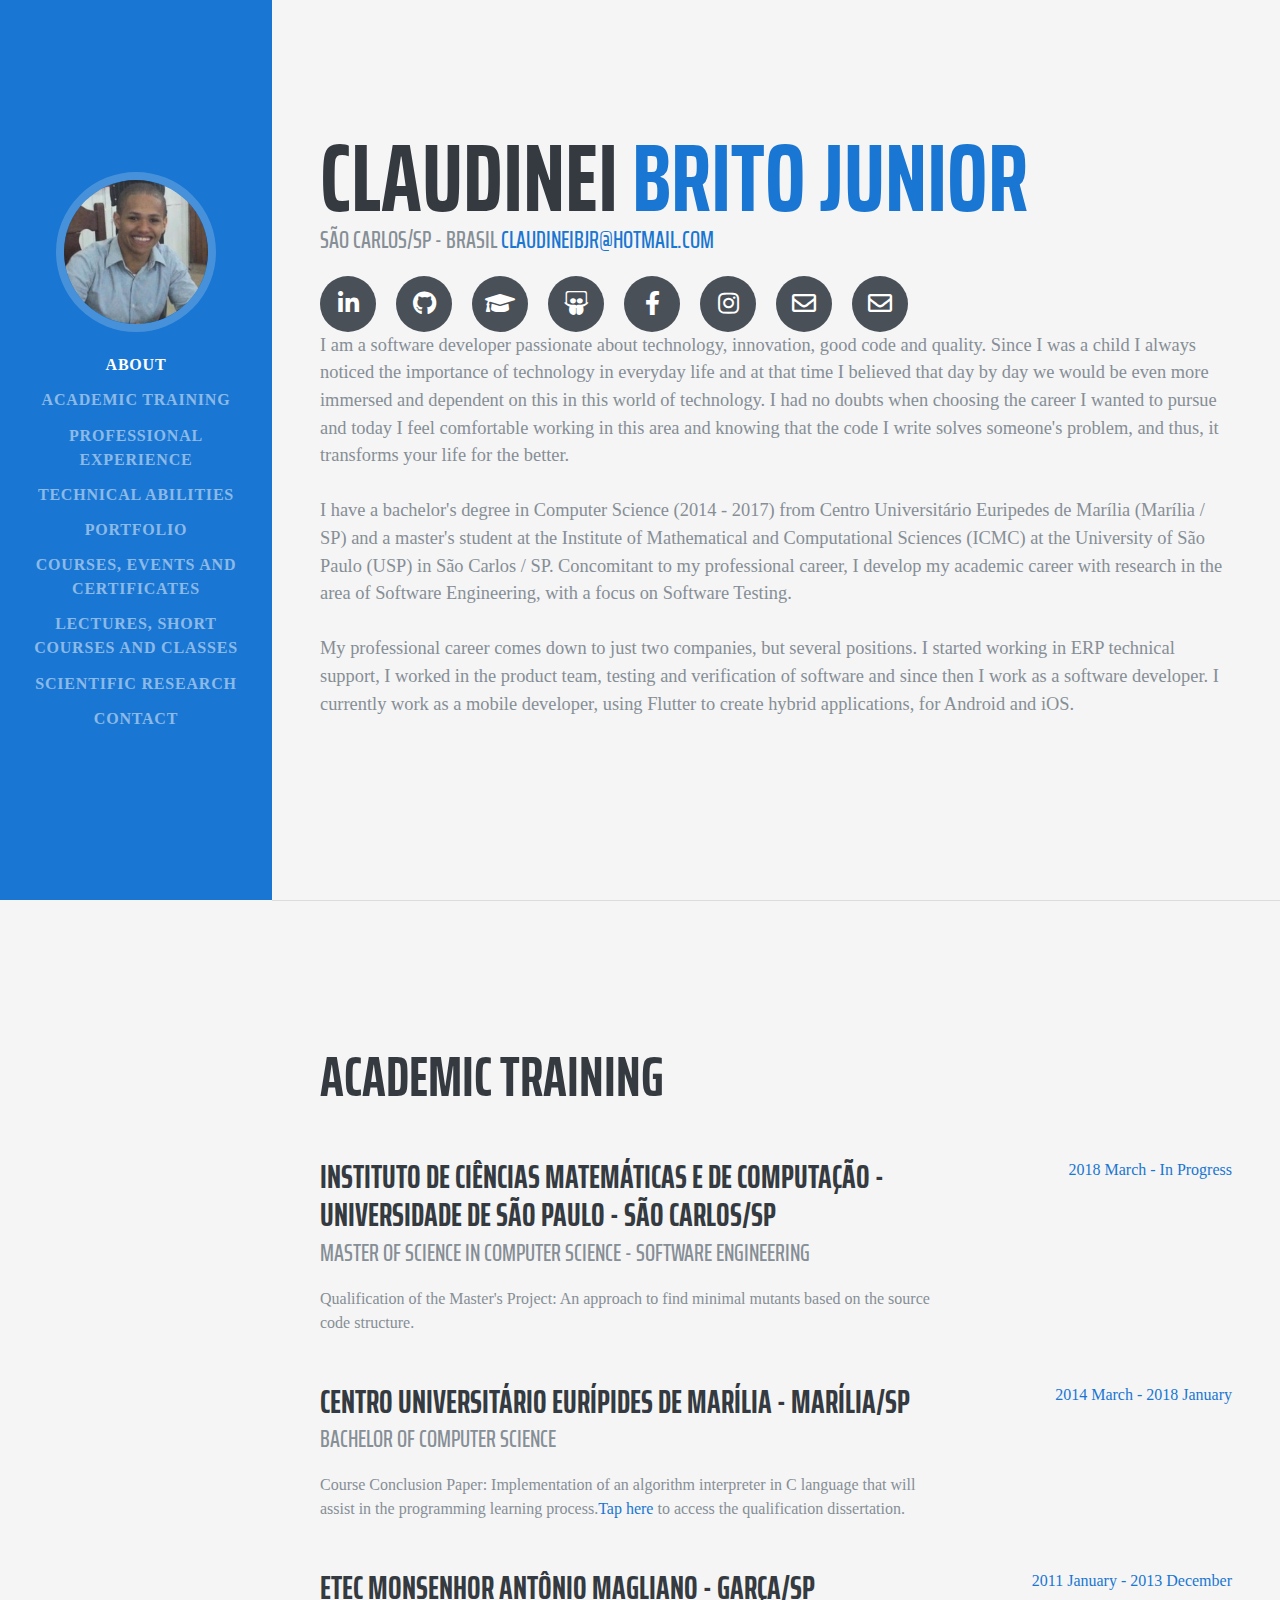
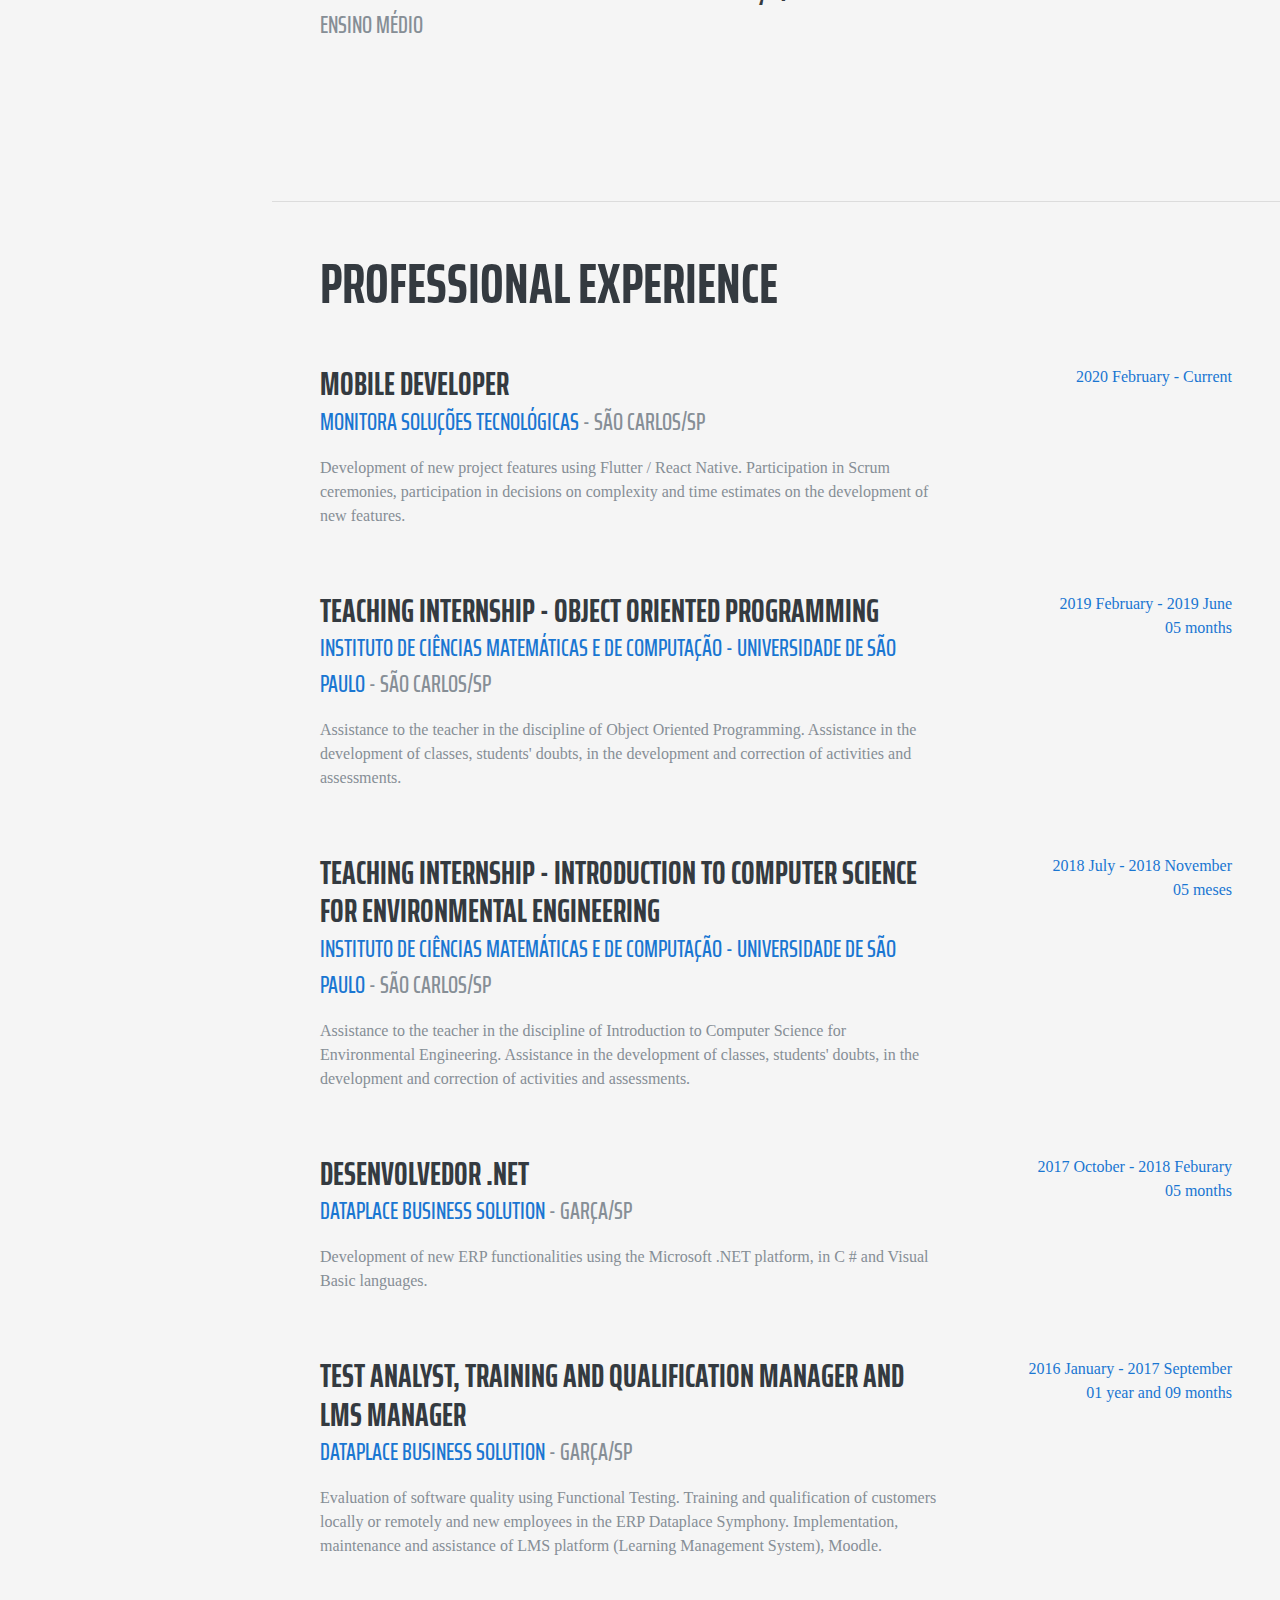
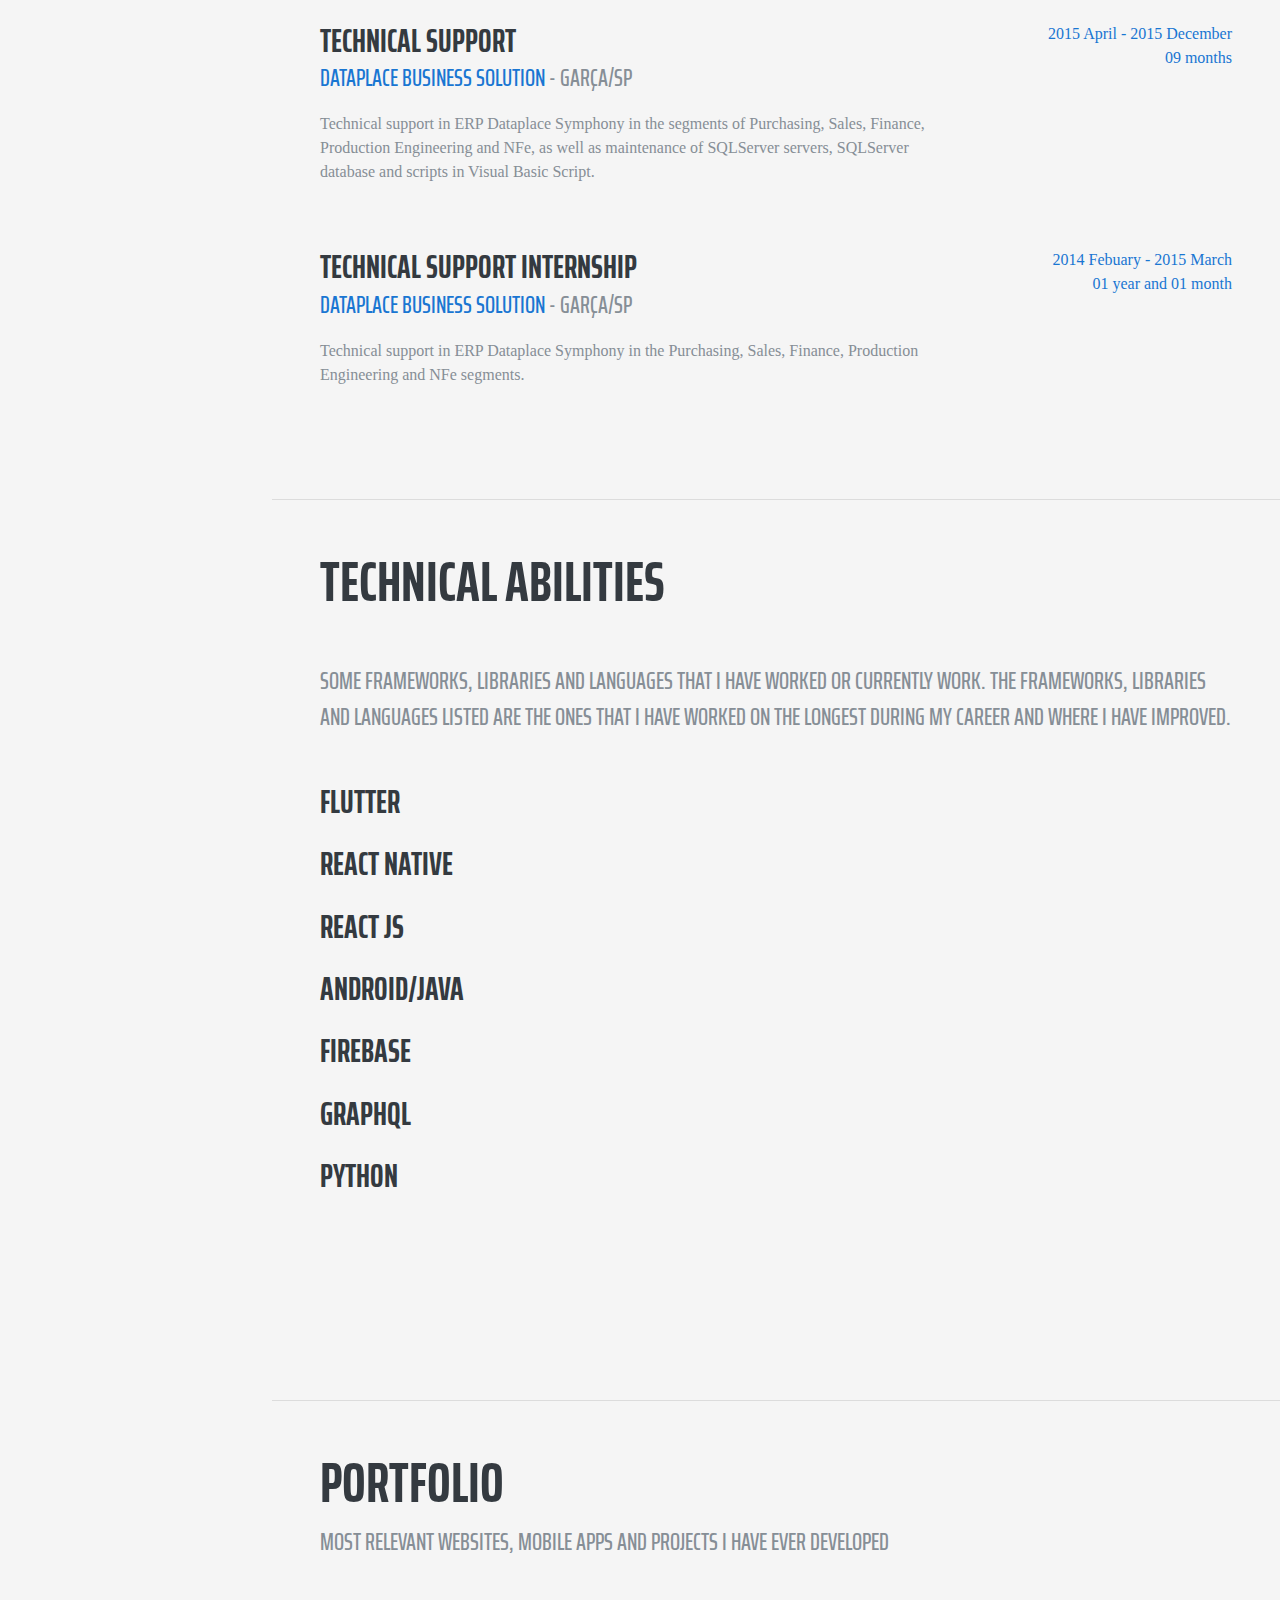
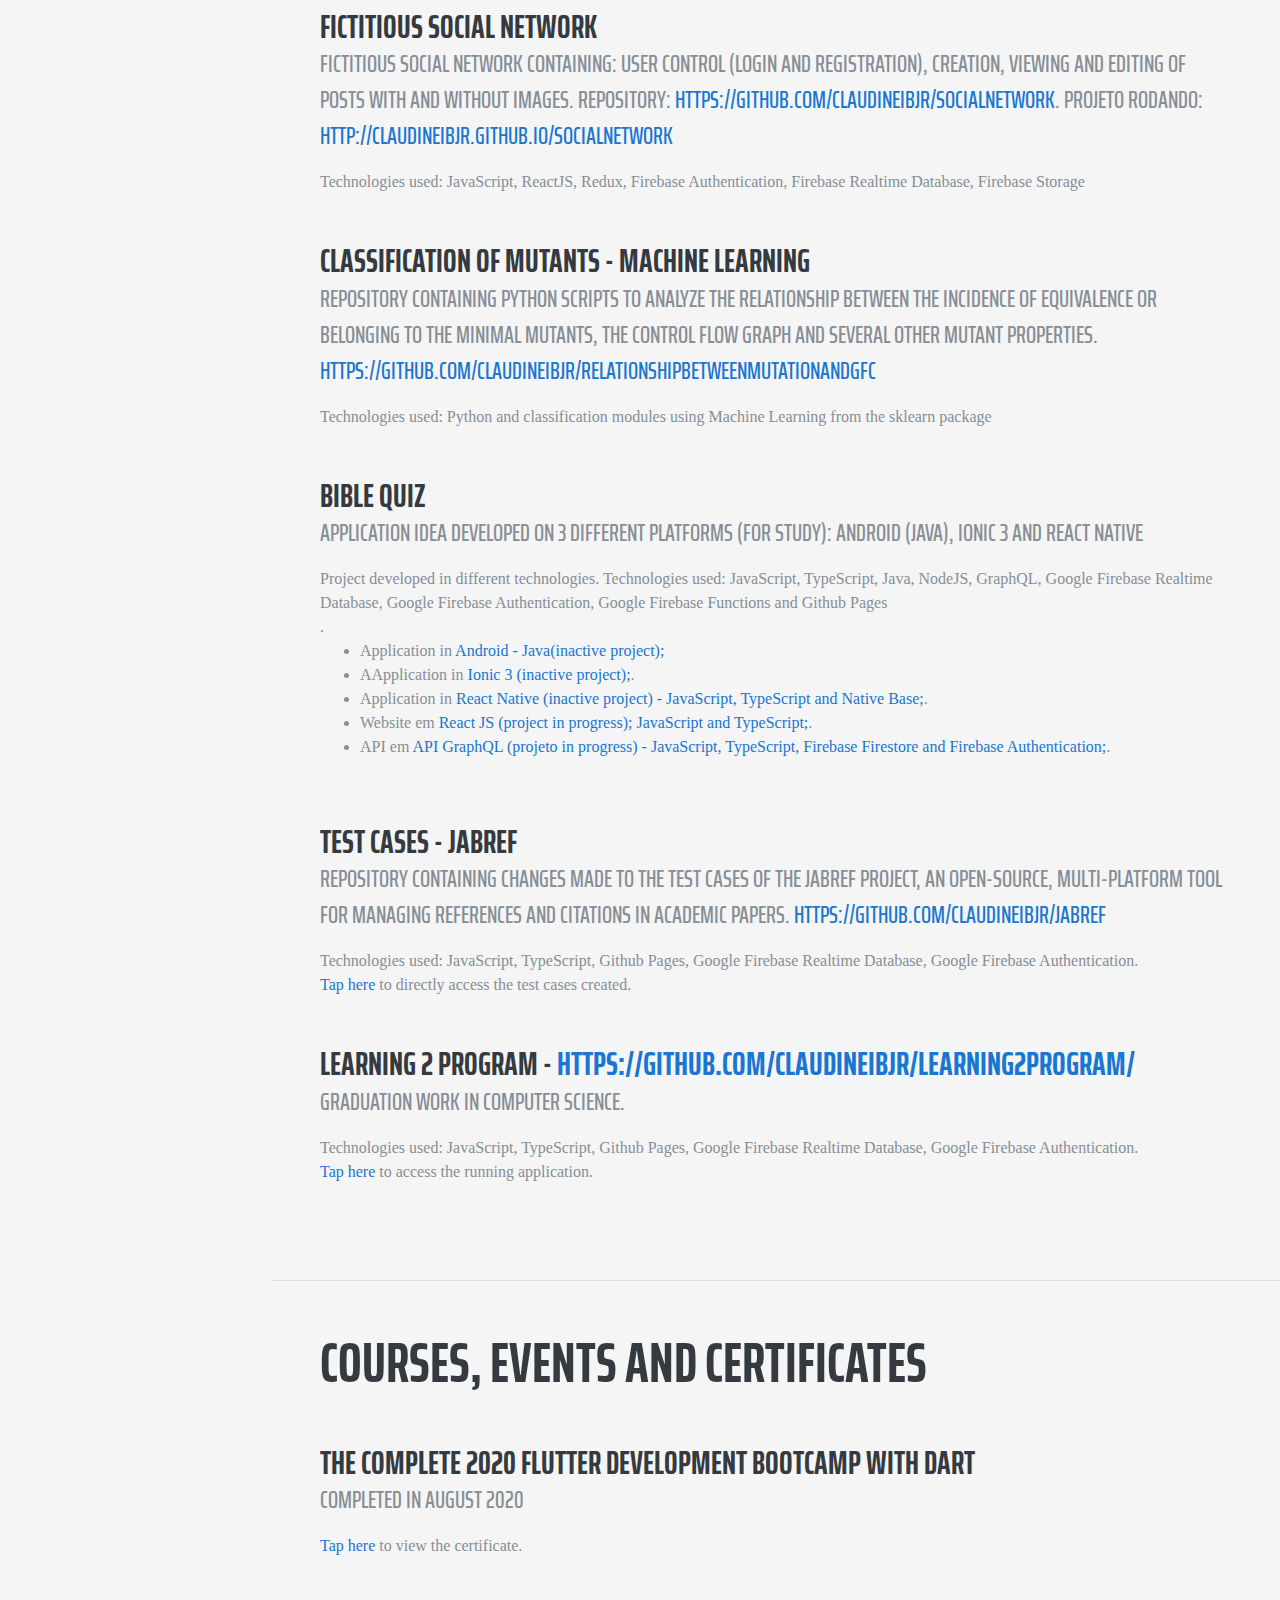
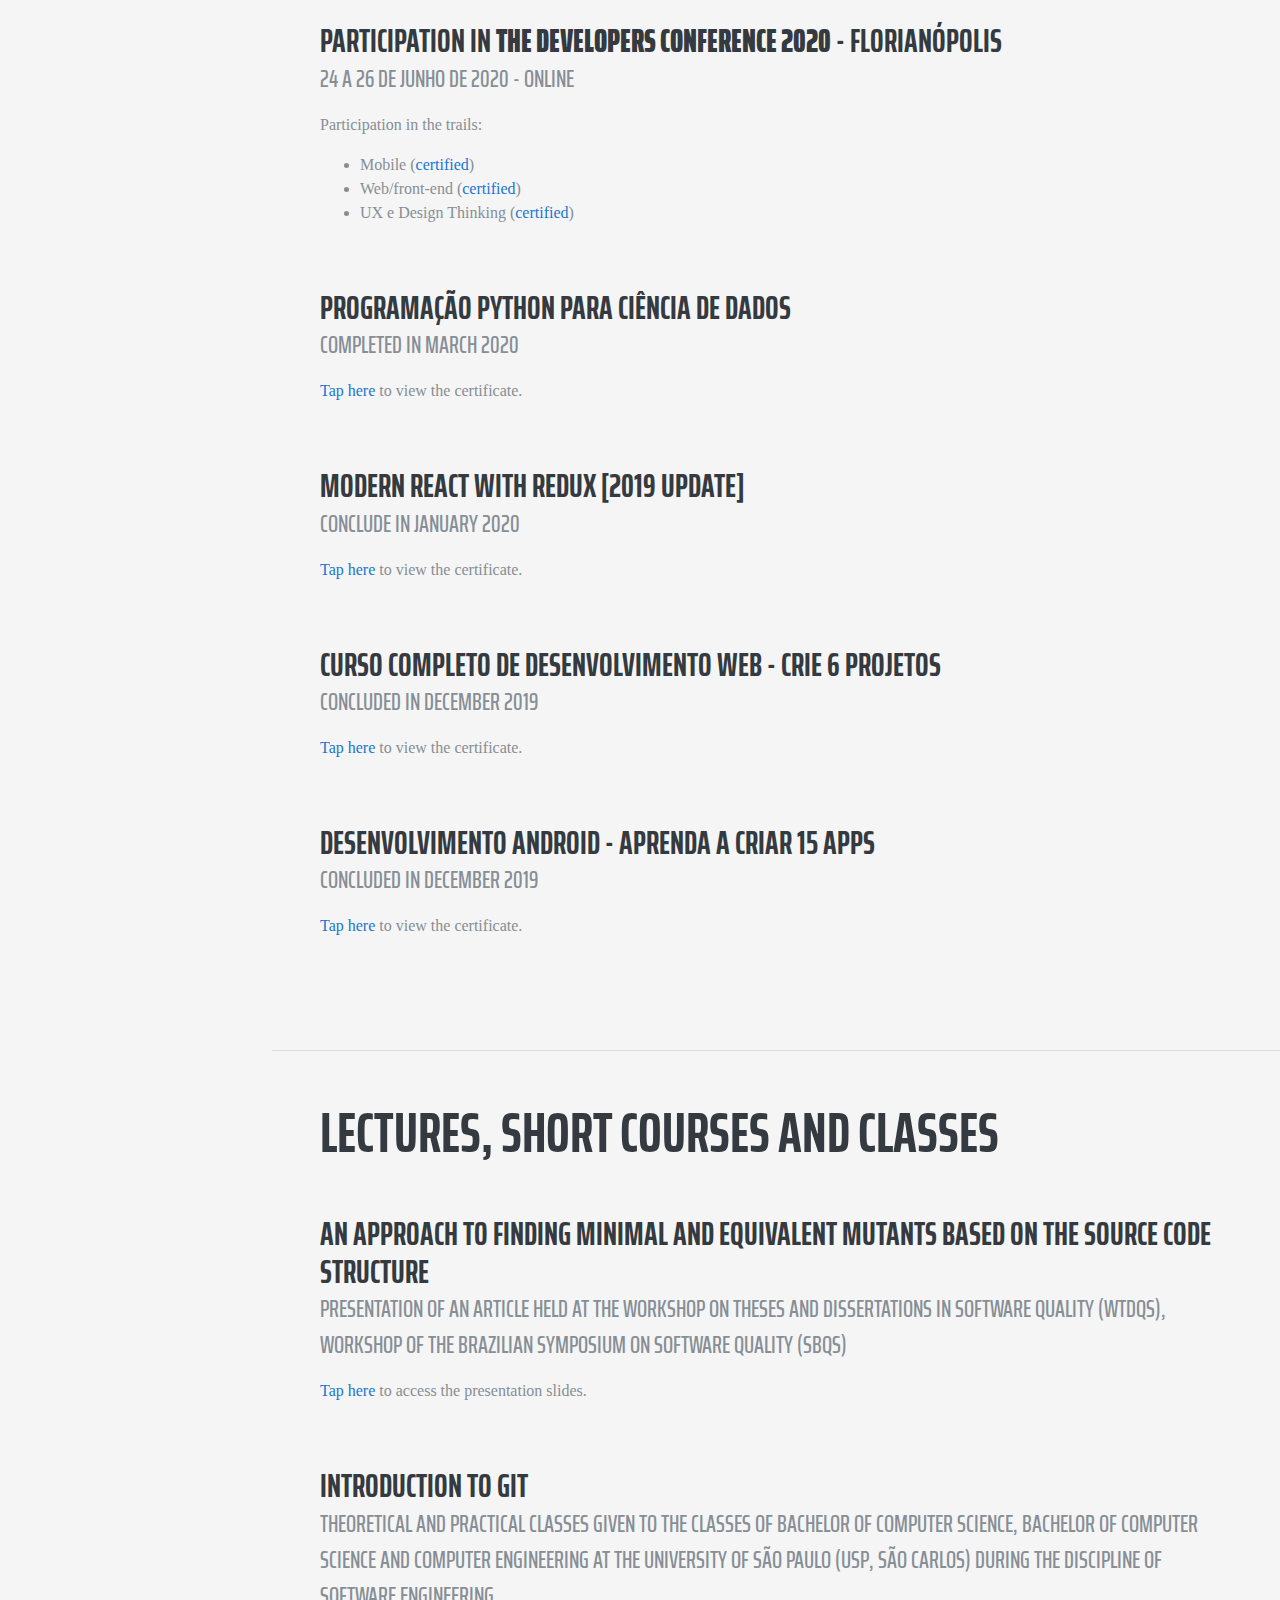
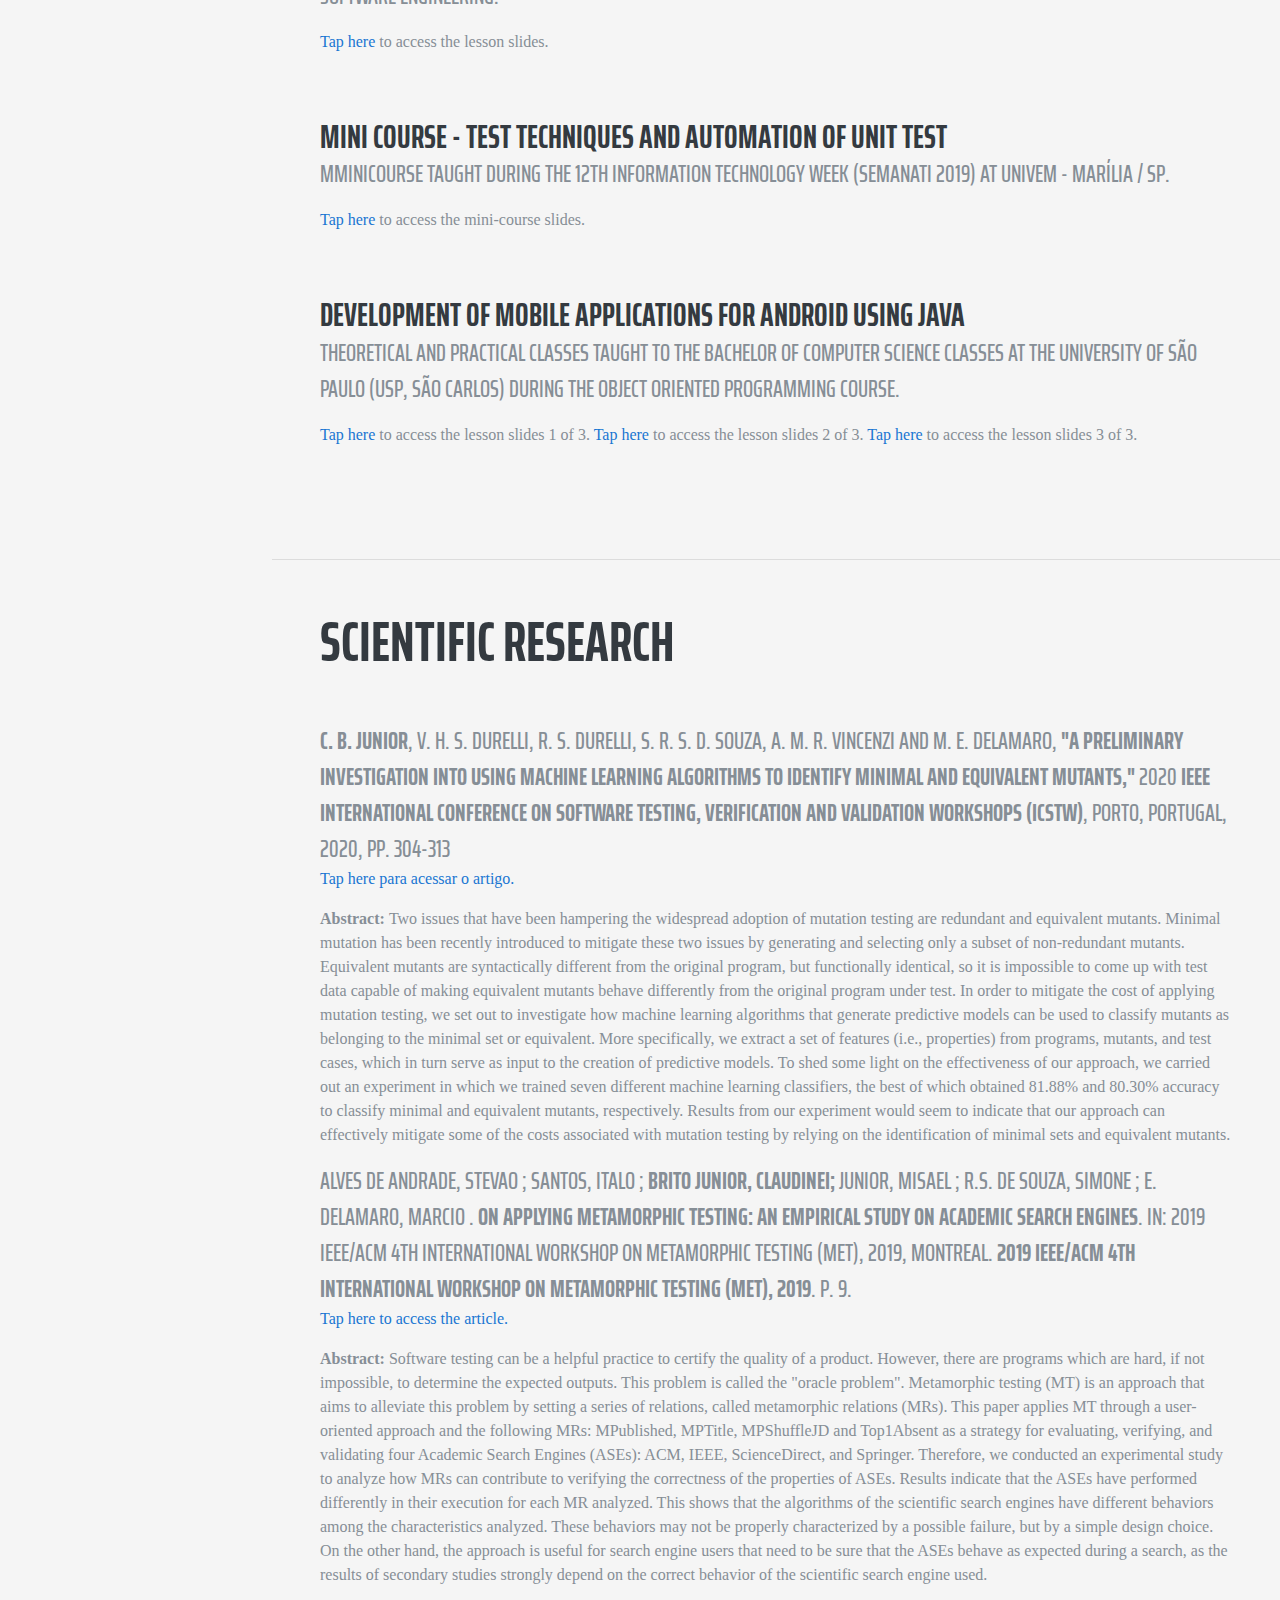
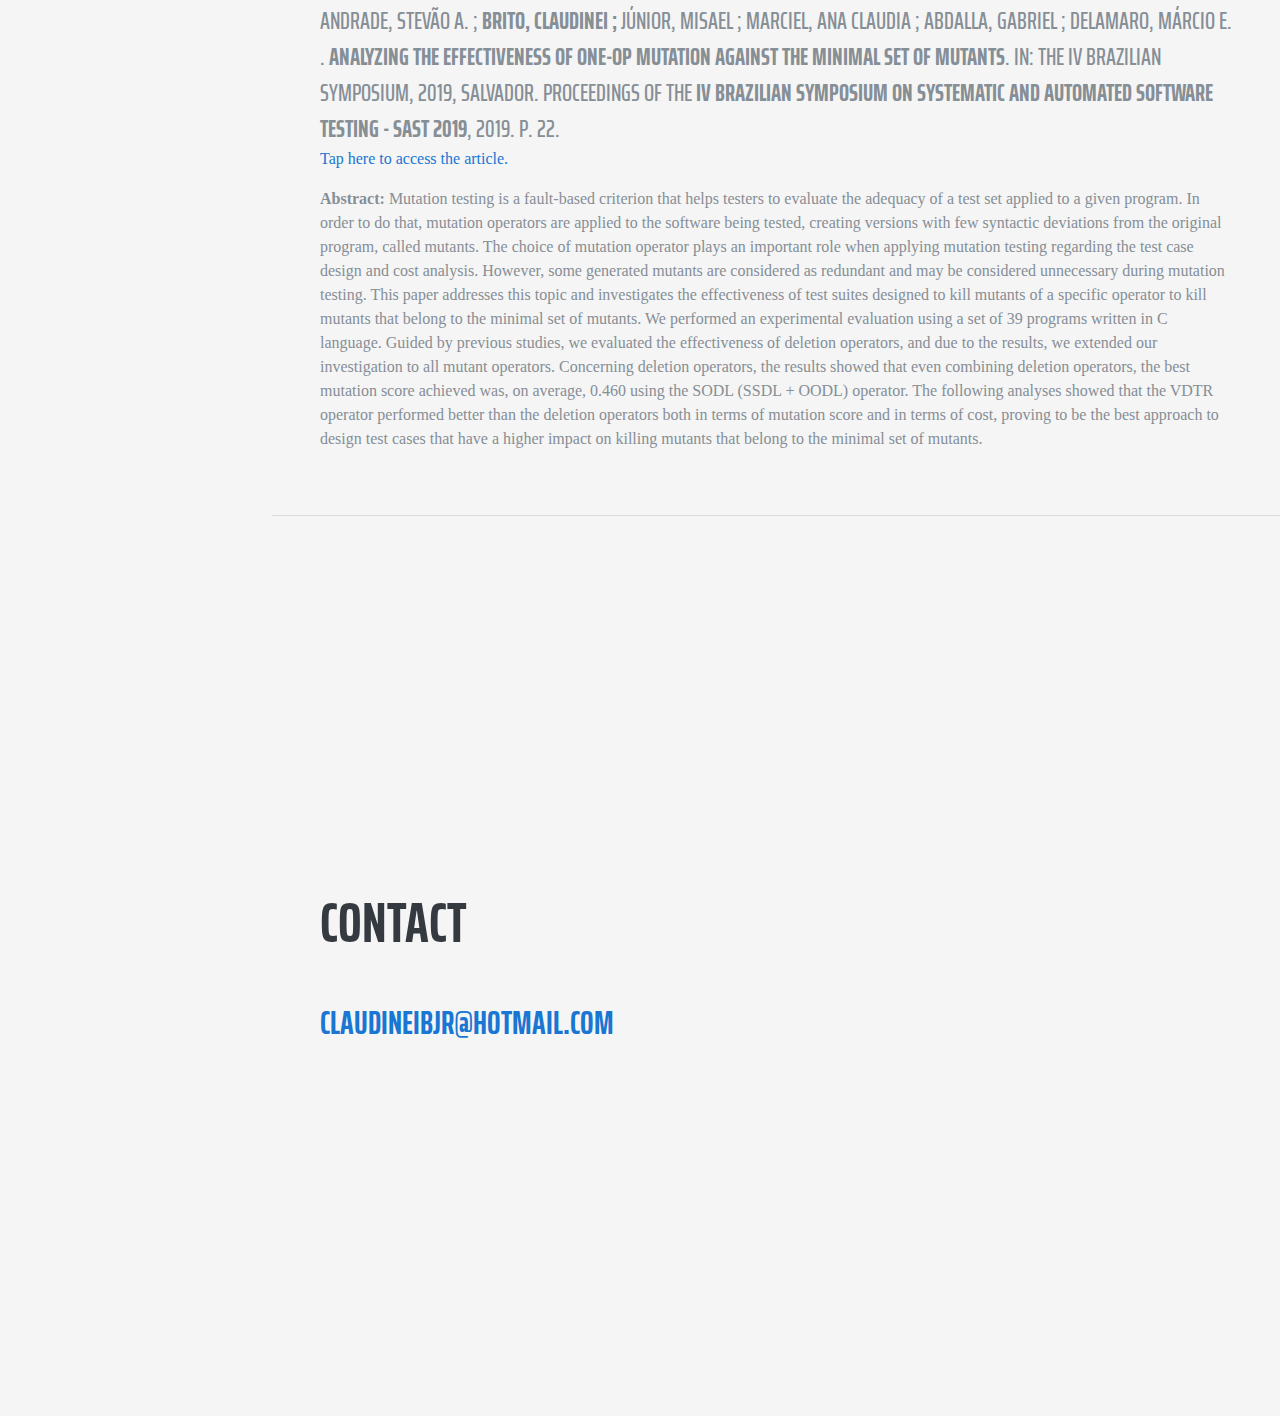
<file: en/index.html>
<!DOCTYPE html>
<html lang="en">

<head>
	<meta charset="utf-8">
	<meta name="viewport" content="width=device-width, initial-scale=1, shrink-to-fit=no">
	<meta name="description" content="">
	<meta name="author" content="">

	<title>Claudinei Brito Junior</title>

	<!-- Bootstrap core CSS -->
	<link href="vendor/bootstrap/css/bootstrap.css" rel="stylesheet">

	<!-- Custom fonts for this template -->
	<link href="https://fonts.googleapis.com/css?family=Saira+Extra+Condensed:500,700" rel="stylesheet">
	<link href="https://fonts.googleapis.com/css?family=Muli:400,400i,800,800i" rel="stylesheet">
	<link href="vendor/fontawesome-free/css/all.min.css" rel="stylesheet">

	<!-- Custom styles for this template -->
	<!--<link href="css/resume.min.css" rel="stylesheet">-->
	<link href="css/resume.css" rel="stylesheet">
	<link href="css/styles.css" rel="stylesheet">
	<link rel="icon" type="image/png" href="img/student.png" />

</head>

<body id="page-top">

	<nav class="navbar navbar-expand-lg navbar-dark bg-primary fixed-top" id="sideNav">
		<a class="navbar-brand js-scroll-trigger" href="#page-top">
			<span class="d-block d-lg-none">Claudinei Brito Junior</span>
			<span class="d-none d-lg-block">
				<img class="img-fluid img-profile rounded-circle mx-auto mb-2" src="img/ProfilePicture.jpeg" alt="">
			</span>
		</a>

		<button class="navbar-toggler" type="button" data-toggle="collapse" data-target="#navbarSupportedContent"
			aria-controls="navbarSupportedContent" aria-expanded="false" aria-label="Toggle navigation">
			<span class="navbar-toggler-icon"></span>
		</button>

		<div class="collapse navbar-collapse" id="navbarSupportedContent">
			<ul class="navbar-nav">
				<li class="nav-item">
					<a class="nav-link js-scroll-trigger" href="#about">About</a>
				</li>

				<li class="nav-item">
					<a class="nav-link js-scroll-trigger" href="#education">Academic training</a>
				</li>

				<li class="nav-item">
					<a class="nav-link js-scroll-trigger" href="#experience">Professional experience</a>
				</li>

				<li class="nav-item">
					<a class="nav-link js-scroll-trigger" href="#skills">Technical abilities</a>
				</li>

				<!--<li class="nav-item">
						<a class="nav-link js-scroll-trigger" href="#publications">Publicações</a>
					</li>-->

				<li class="nav-item">
					<a class="nav-link js-scroll-trigger" href="#portfolio">Portfolio</a>
				</li>

				<li class="nav-item">
					<a class="nav-link js-scroll-trigger" href="#complementar_cursos">Courses, events and
						certificates</a>
				</li>

				<li class="nav-item">
					<a class="nav-link js-scroll-trigger" href="#complementar_palestras">Lectures, short courses and
						classes</a>
				</li>

				<li class="nav-item">
					<a class="nav-link js-scroll-trigger" href="#research">Scientific research</a>
				</li>

				<li class="nav-item">
					<a class="nav-link js-scroll-trigger" href="#contact">Contact</a>
				</li>

			</ul>
		</div>
	</nav>

	<div class="container-fluid p-0">
		<section class="resume-section p-3 p-lg-5 d-flex align-items-center" id="about">
			<div class="w-100">
				<h1 class="mb-0">Claudinei
					<span class="text-primary">Brito Junior</span>
				</h1>

				<div class="subheading mb-5" style="margin-bottom: 0.75em !important">
					São Carlos/SP - Brasil
					<a href="mailto:claudineibjr@hotmail.com">claudineibjr@hotmail.com</a>

				</div>

				<div class="social-icons">
					<a href="https://www.linkedin.com/in/claudineibjr/" target="_blank">
						<i class="fab fa-linkedin-in"></i> </a>

					<a href="https://github.com/claudineibjr/" target="_blank">
						<i class="fab fa-github"></i> </a>

					<a href="http://lattes.cnpq.br/3029080329664103" target="_blank">
						<i class="fas fa-graduation-cap"></i> </a>

					<a href="https://pt.slideshare.net/ClaudineiBritoJunior" target="_blank">
						<i class="fab fa-slideshare"></i></a>

					<a href="https://www.facebook.com/ClaudineiBJr" target="_blank">
						<i class="fab fa-facebook-f"></i> </a>

					<a href="https://www.instagram.com/claudineibjr/" target="_blank">
						<i class="fab fa-instagram"></i> </a>

					<a href="mailto:claudineibjr@hotmail.com">
						<i class="far fa-envelope"></i> </a>

					<a href="mailto:claudineibjr@gmail.com">
						<i class="far fa-envelope"></i> </a>
				</div>

				<p class="lead mb-5">
					I am a software developer passionate about technology, innovation, good code and quality. Since I
					was a child I always noticed the importance of technology in everyday life and at that time I
					believed that day by day we would be even more immersed and dependent on this in this world of
					technology. I had no doubts when choosing the career I wanted to pursue and today I feel comfortable
					working in this area and knowing that the code I write solves someone's problem, and thus, it
					transforms your life for the better.<br /><br />

					I have a bachelor's degree in Computer Science (2014 - 2017) from Centro Universitário Euripedes de
					Marília (Marília / SP) and a master's student at the Institute of Mathematical and Computational
					Sciences (ICMC) at the University of São Paulo (USP) in São Carlos / SP. Concomitant to my
					professional career, I develop my academic career with research in the area of ​​Software
					Engineering, with a focus on Software Testing. <br /><br />

					My professional career comes down to just two companies, but several positions. I started working in
					ERP technical support, I worked in the product team, testing and verification of software and since
					then I work as a software developer. I currently work as a mobile developer, using Flutter to create
					hybrid applications, for Android and iOS.
				</p>

			</div>
		</section>

		<hr class="m-0">

		<section class="resume-section p-3 p-lg-5 d-flex align-items-center" id="education">
			<div class="w-100">
				<h2 class="mb-5">Academic training</h2>

				<div class="resume-item d-flex flex-column flex-md-row justify-content-between mb-5">
					<div class="resume-content">
						<h3 class="mb-0">Instituto de Ciências Matemáticas e de Computação - Universidade de São Paulo -
							São Carlos/SP</h3>
						<div class="subheading mb-3">Master of Science in Computer Science - Software Engineering</div>
						<div>
							Qualification of the Master's Project: An approach to find minimal mutants based on the
							source code structure.
						</div>
					</div>
					<div class="resume-date text-md-right">
						<span class="text-primary">2018 March - In Progress</span>
					</div>
				</div>

				<div class="resume-item d-flex flex-column flex-md-row justify-content-between mb-5">
					<div class="resume-content">
						<h3 class="mb-0">Centro Universitário Eurípides de Marília - Marília/SP</h3>
						<div class="subheading mb-3">Bachelor of Computer Science</div>
						<div>Course Conclusion Paper: Implementation of an algorithm interpreter in C language that will
							assist in the programming learning process.<a
								href='https://github.com/claudineibjr/claudineibjr.github.io/blob/master/resources/Implementacao%20de%20um%20interpretador%20de%20algoritmos%20na%20linguagem%20C%20que%20ira%20auxiliar%20no%20processo%20de%20aprendizado%20de%20programacao.pdf'
								target="_blank">Tap here</a> to access the qualification dissertation.</div>
					</div>
					<div class="resume-date text-md-right">
						<span class="text-primary">2014 March - 2018 January</span>
					</div>
				</div>

				<div class="resume-item d-flex flex-column flex-md-row justify-content-between">
					<div class="resume-content">
						<h3 class="mb-0">ETEC Monsenhor Antônio Magliano - Garça/SP</h3>
						<div class="subheading mb-3">Ensino Médio</div>
					</div>
					<div class="resume-date text-md-right">
						<span class="text-primary">2011 January - 2013 December</span>
					</div>
				</div>
			</div>
		</section>

		<hr class="m-0">

		<section class="resume-section p-3 p-lg-5 d-flex justify-content-center" id="experience">
			<div class="w-100">
				<h2 class="mb-5">Professional experience</h2>

				<div class="resume-item d-flex flex-column flex-md-row justify-content-between mb-5">
					<div class="resume-content">
						<h3 class="mb-0">Mobile Developer</h3>
						<div class="subheading mb-3"><a href="https://www.monitoratec.com.br/" target='_blank'>Monitora
								Soluções Tecnológicas</a> - São Carlos/SP</div>
						<p>Development of new project features using Flutter / React Native. Participation in Scrum
							ceremonies, participation in decisions on complexity and time estimates on the development
							of new features.</p>
					</div>
					<div class="resume-date text-md-right">
						<span class="text-primary">2020 February - Current<br /></span>
					</div>
				</div>

				<div class="resume-item d-flex flex-column flex-md-row justify-content-between mb-5">
					<div class="resume-content">
						<h3 class="mb-0">Teaching Internship - Object Oriented Programming</h3>
						<div class="subheading mb-3"><a href="https://icmc.usp.br/" target='_blank'>Instituto de
								Ciências Matemáticas e de Computação - Universidade de São Paulo</a> - São Carlos/SP
						</div>
						<p>Assistance to the teacher in the discipline of Object Oriented Programming. Assistance in the
							development of classes, students' doubts, in the development and correction of activities
							and assessments.</p>
					</div>
					<div class="resume-date text-md-right">
						<span class="text-primary">2019 February - 2019 June<br />05 months</span>
					</div>
				</div>

				<div class="resume-item d-flex flex-column flex-md-row justify-content-between mb-5">
					<div class="resume-content">
						<h3 class="mb-0">Teaching Internship - Introduction to Computer Science for Environmental
							Engineering
						</h3>
						<div class="subheading mb-3"><a href="https://icmc.usp.br/" target='_blank'>Instituto de
								Ciências Matemáticas e de Computação - Universidade de São Paulo</a> - São Carlos/SP
						</div>
						<p>Assistance to the teacher in the discipline of Introduction to Computer Science for
							Environmental Engineering. Assistance in the development of classes, students' doubts, in
							the development and correction of activities and assessments.</p>
					</div>
					<div class="resume-date text-md-right">
						<span class="text-primary">2018 July - 2018 November<br />05 meses</span>
					</div>
				</div>

				<div class="resume-item d-flex flex-column flex-md-row justify-content-between mb-5">
					<div class="resume-content">
						<h3 class="mb-0">Desenvolvedor .NET</h3>
						<div class="subheading mb-3"><a href="http://dataplace.com.br/" target='_blank'>Dataplace
								Business Solution</a> - Garça/SP</div>
						<p>Development of new ERP functionalities using the Microsoft .NET platform, in C # and Visual
							Basic languages.</p>
					</div>
					<div class="resume-date text-md-right">
						<span class="text-primary">2017 October - 2018 Feburary<br />05 months</span>
					</div>
				</div>

				<div class="resume-item d-flex flex-column flex-md-row justify-content-between mb-5">
					<div class="resume-content">
						<h3 class="mb-0">Test Analyst, Training and Qualification Manager and LMS Manager</h3>
						<div class="subheading mb-3"><a href="http://dataplace.com.br/" target='_blank'>Dataplace
								Business Solution</a> - Garça/SP</div>
						<p>Evaluation of software quality using Functional Testing. Training and qualification of
							customers locally or remotely and new employees in the ERP Dataplace Symphony.
							Implementation, maintenance and assistance of LMS platform (Learning Management System),
							Moodle.</p>
					</div>
					<div class="resume-date text-md-right">
						<span class="text-primary">2016 January - 2017 September<br />01 year and 09 months</span>
					</div>
				</div>

				<div class="resume-item d-flex flex-column flex-md-row justify-content-between mb-5">
					<div class="resume-content">
						<h3 class="mb-0">Technical support</h3>
						<div class="subheading mb-3"><a href="http://dataplace.com.br/" target='_blank'>Dataplace
								Business Solution</a> - Garça/SP</div>
						<p>Technical support in ERP Dataplace Symphony in the segments of Purchasing, Sales, Finance,
							Production Engineering and NFe, as well as maintenance of SQLServer servers, SQLServer
							database and scripts in Visual Basic Script.</p>
					</div>
					<div class="resume-date text-md-right">
						<span class="text-primary">2015 April - 2015 December<br />09 months</span>
					</div>
				</div>

				<div class="resume-item d-flex flex-column flex-md-row justify-content-between mb-5">
					<div class="resume-content">
						<h3 class="mb-0">Technical Support Internship</h3>
						<div class="subheading mb-3"><a href="http://dataplace.com.br/" target='_blank'>Dataplace
								Business Solution</a> - Garça/SP</div>
						<p>Technical support in ERP Dataplace Symphony in the Purchasing, Sales, Finance, Production
							Engineering and NFe segments.</p>
					</div>
					<div class="resume-date text-md-right">
						<span class="text-primary">2014 Febuary - 2015 March<br />01 year and 01 month</span>
					</div>
				</div>

			</div>
		</section>

		<hr class="m-0">

		<section class="resume-section p-3 p-lg-5 d-flex justify-content-center" id="skills">
			<div class="w-100">
				<h2 class="mb-5">Technical abilities</h2>
				<div class="subheading mb-5">
					Some frameworks, libraries and languages that I have worked or currently work. The frameworks,
					libraries and languages listed are the ones that I have worked on the longest during my career and
					where I have improved.
				</div>

				<div class="resume-item d-flex flex-column flex-md-column justify-content-between mb-5">
					<div class="resume-content">
						<h3 class="mb-0">Flutter</h3>
					</div><br />

					<div class="resume-content">
						<h3 class="mb-0">React Native</h3>
					</div><br />

					<div class="resume-content">
						<h3 class="mb-0">React JS</h3>
					</div><br />

					<div class="resume-content">
						<h3 class="mb-0">Android/Java</h3>
					</div><br />

					<div class="resume-content">
						<h3 class="mb-0">Firebase</h3>
					</div><br />

					<div class="resume-content">
						<h3 class="mb-0">GraphQL</h3>
					</div><br />

					<div class="resume-content">
						<h3 class="mb-0">Python</h3>
					</div><br />
				</div>
			</div>
		</section>

		<hr class="m-0">

		<section class="resume-section p-3 p-lg-5 d-flex align-items-center" id="portfolio">
			<div class="w-100">
				<h2 class="mb-2">Portfolio</h2>
				<div class="subheading mb-5">
					Most relevant websites, mobile apps and projects I have ever developed
				</div>

				<div class="resume-item d-flex flex-column flex-md-row justify-content-between mb-5">
					<div class="resume-content">
						<h3 class="mb-0">Fictitious Social Network</h3>

						<div class="subheading mb-3">
							Fictitious social network containing: User control (Login and Registration), creation,
							viewing and editing of posts with and without images. Repository: <a
								href='https://github.com/claudineibjr/SocialNetwork'
								target='_blank'>https://github.com/claudineibjr/SocialNetwork</a>. Projeto rodando: <a
								href='http://claudineibjr.github.io/SocialNetwork'
								target='_blank'>http://claudineibjr.github.io/SocialNetwork</a>
						</div>

						<div>
							Technologies used: JavaScript, ReactJS, Redux, Firebase Authentication, Firebase Realtime
							Database, Firebase Storage
						</div>
					</div>
				</div>

				<div class="resume-item d-flex flex-column flex-md-row justify-content-between mb-5">
					<div class="resume-content">
						<h3 class="mb-0">Classification of mutants - Machine learning</h3>

						<div class="subheading mb-3">
							Repository containing python scripts to analyze the relationship between the incidence of
							equivalence or belonging to the minimal mutants, the control flow graph and several other
							mutant properties. <a
								href='https://github.com/claudineibjr/RelationshipBetweenMutationAndGFC'
								target='_blank'>https://github.com/claudineibjr/RelationshipBetweenMutationAndGFC</a>
						</div>

						<div>
							Technologies used: Python and classification modules using Machine Learning from the sklearn
							package<br />
						</div>
					</div>
				</div>


				<div class="resume-item d-flex flex-column flex-md-row justify-content-between mb-5">
					<div class="resume-content">
						<h3 class="mb-0">Bible Quiz</h3>

						<div class="subheading mb-3">
							Application idea developed on 3 different platforms (for study): Android (Java), Ionic 3 and
							React Native
						</div>

						<div>
							Project developed in different technologies. Technologies used: JavaScript, TypeScript,
							Java, NodeJS, GraphQL, Google Firebase Realtime Database, Google Firebase Authentication,
							Google Firebase Functions and Github Pages<br />.
							<ul>
								<li>Application in <a href='https://github.com/claudineibjr/Quiz-Biblia_Android'
										target='_blank'>Android - Java(inactive project);</a></li>
								<li>AApplication in <a href='https://github.com/claudineibjr/Quiz-Biblia_Ionic'
										target='_blank'>Ionic 3 (inactive project);</a>.</li>
								<li>Application in <a href='https://github.com/claudineibjr/Quiz-Biblia_ReactNative'
										target='_blank'>React Native (inactive project) - JavaScript, TypeScript and
										Native Base;</a>.</li>
								<li>Website em <a href='https://github.com/claudineibjr/Quiz-Biblia_web'
										target='_blank'>React JS (project in progress); JavaScript and TypeScript;</a>.
								</li>
								<li>API em <a href='https://github.com/claudineibjr/Quiz-Biblia_backend'
										target='_blank'>API GraphQL (projeto in progress) - JavaScript, TypeScript,
										Firebase Firestore and Firebase Authentication;</a>.</li>
							</ul>
						</div>
					</div>
				</div>

				<div class="resume-item d-flex flex-column flex-md-row justify-content-between mb-5">
					<div class="resume-content">
						<h3 class="mb-0">Test cases - JabRef</h3>

						<div class="subheading mb-3">
							Repository containing changes made to the test cases of the Jabref project, an open-source,
							multi-platform tool for managing references and citations in academic papers. <a
								href='https://github.com/claudineibjr/jabref'
								target='_blank'>https://github.com/claudineibjr/jabref</a>
						</div>

						<div>
							Technologies used: JavaScript, TypeScript, Github Pages, Google Firebase Realtime
							Database, Google Firebase Authentication.<br />
							<a href='https://github.com/claudineibjr/jabref/blob/master/src/test/java/org/jabref/logic/util/io/FileUtilTest.java'
								target='_blank'>Tap here</a> to directly access the test cases created.
						</div>
					</div>
				</div>

				<div class="resume-item d-flex flex-column flex-md-row justify-content-between mb-5">
					<div class="resume-content">
						<h3 class="mb-0">Learning 2 Program - <a
								href='https://github.com/claudineibjr/Learning2Program/'
								target='_blank'>https://github.com/claudineibjr/Learning2Program/</a> </h3>

						<div class="subheading mb-3">
							Graduation work in Computer Science.
						</div>

						<div>
							Technologies used: JavaScript, TypeScript, Github Pages, Google Firebase Realtime
							Database, Google Firebase Authentication.<br />
							<a href='https://claudineibjr.github.io/Learning2Program/' target='_blank'>Tap here</a>
							to access the running application.
						</div>
					</div>
				</div>



			</div>
		</section>

		<hr class="m-0">

		<section class="resume-section p-3 p-lg-5 d-flex align-items-center" id="complementar_cursos">
			<div class="w-100">
				<h2 class="mb-5">Courses, events and certificates</h2>

				<div class="resume-item d-flex flex-column flex-md-row justify-content-between mb-5">
					<div class="resume-content">
						<h3 class="mb-0">The Complete 2020 Flutter Development Bootcamp with Dart</h3>
						<div class="subheading mb-3">Completed in August 2020</div>
						<p><a href="https://www.udemy.com/certificate/UC-5d2ca489-e9c9-40b4-910c-130ddf1b4baa/"
								target="_blank">Tap here</a> to view the certificate. </p>
					</div>
				</div>

				<div class="resume-item d-flex flex-column flex-md-row justify-content-between mb-5">
					<div class="resume-content">
						<h3 class="mb-0">Participation in <b>The Developers Conference 2020</b> - Florianópolis
						</h3>
						<div class="subheading mb-3">24 a 26 de Junho de 2020 - Online</div>
						<p>Participation in the trails:</p>
						<ul>
							<li>Mobile (<a href="./resources/TDC2020FloripaMobile.pdf" target="_blank">certified</a>)
							</li>
							<li>Web/front-end (<a href="./resources/TDC2020FloripaWebFrontEnd.pdf"
									target="_blank">certified</a>)</li>
							<li>UX e Design Thinking (<a href="./resources/TDC2020FloripaUXDesignThinking.pdf"
									target="_blank">certified</a>)</li>
						</ul>
					</div>
				</div>

				<div class="resume-item d-flex flex-column flex-md-row justify-content-between mb-5">
					<div class="resume-content">
						<h3 class="mb-0">Programação Python para Ciência de Dados</h3>
						<div class="subheading mb-3">Completed in March 2020</div>
						<p><a href="https://drive.google.com/file/d/1GOrmLyqFuPMXBD-1mxLu8XIQHUpHv3Q9/view"
								target="_blank">Tap here</a> to view the certificate.</p>
					</div>
				</div>

				<div class="resume-item d-flex flex-column flex-md-row justify-content-between mb-5">
					<div class="resume-content">
						<h3 class="mb-0">Modern React with Redux [2019 Update]</h3>
						<div class="subheading mb-3">Conclude in January 2020</div>
						<p><a href="https://www.udemy.com/certificate/UC-FV4TJ4FA/" target="_blank">Tap here</a> to view
							the certificate. </p>
					</div>
				</div>

				<div class="resume-item d-flex flex-column flex-md-row justify-content-between mb-5">
					<div class="resume-content">
						<h3 class="mb-0">Curso completo de Desenvolvimento Web - Crie 6 projetos</h3>
						<div class="subheading mb-3">Concluded in December 2019</div>
						<p><a href="https://www.udemy.com/certificate/UC-VCHRVPP0/" target="_blank">Tap here</a> to view
							the certificate.</p>
					</div>
				</div>

				<div class="resume-item d-flex flex-column flex-md-row justify-content-between mb-5">
					<div class="resume-content">
						<h3 class="mb-0">Desenvolvimento Android - Aprenda a criar 15 apps</h3>
						<div class="subheading mb-3">Concluded in December 2019</div>
						<p><a href="https://www.udemy.com/certificate/UC-8VDOIWIO/" target="_blank">Tap here</a> to view
							the certificate.
					</div>
				</div>
			</div>
		</section>

		<hr class="m-0">

		<section class="resume-section p-3 p-lg-5 d-flex align-items-center" id="complementar_palestras">
			<div class="w-100">

				<h2 class="mb-5">Lectures, short courses and classes</h2>

				<div class="resume-item d-flex flex-column flex-md-row justify-content-between mb-5">
					<div class="resume-content">
						<h3 class="mb-0">An approach to finding minimal and equivalent mutants based on the source code
							structure</h3>
						<div class="subheading mb-3">Presentation of an article held at the Workshop on Theses and
							Dissertations in Software Quality (WTDQS), workshop of the Brazilian Symposium on Software
							Quality (SBQS) </div>
						<p><a href="https://pt.slideshare.net/ClaudineiBritoJunior/wtdqs-2019-uma-abordagem-para-localizao-de-mutantes-minimais-e-equivalentes-baseada-na-estrutura-do-cdigo-fonte-claudinei-brito-junior"
								target="_blank">Tap here</a> to access the presentation slides. </p>
					</div>
				</div>

				<div class="resume-item d-flex flex-column flex-md-row justify-content-between mb-5">
					<div class="resume-content">
						<h3 class="mb-0">Introduction to Git</h3>
						<div class="subheading mb-3">Theoretical and practical classes given to the classes of Bachelor
							of Computer Science, Bachelor of Computer Science and Computer Engineering at the University
							of São Paulo (USP, São Carlos) during the discipline of Software Engineering.
						</div>
						<p><a href="https://pt.slideshare.net/ClaudineiBritoJunior/introducao-ao-git"
								target="_blank">Tap here</a> to access the lesson slides. </p>
					</div>
				</div>

				<div class="resume-item d-flex flex-column flex-md-row justify-content-between mb-5">
					<div class="resume-content">
						<h3 class="mb-0">Mini Course - Test Techniques and Automation of Unit Test</h3>
						<div class="subheading mb-3">MMinicourse taught during the 12th Information Technology Week
							(SEMANATI 2019) at UNIVEM - Marília / SP.</div>
						<p><a href="https://pt.slideshare.net/ClaudineiBritoJunior/minicurso-tcnicas-de-teste-e-automatizao-do-teste-de-unidade-xii-semanati-2019-univem"
								target="_blank">Tap here</a> to access the mini-course slides. </p>
					</div>
				</div>

				<div class="resume-item d-flex flex-column flex-md-row justify-content-between mb-5">
					<div class="resume-content">
						<h3 class="mb-0">Development of mobile applications for Android using Java</h3>
						<div class="subheading mb-3">Theoretical and practical classes taught to the Bachelor of
							Computer Science classes at the University of São Paulo (USP, São Carlos) during the Object
							Oriented Programming course.</div>
						<p><a href="https://pt.slideshare.net/ClaudineiBritoJunior/desenvolvimento-de-aplicativos-mveis-para-android-utilizando-java-13"
								target="_blank">Tap here</a> to access the lesson slides 1 of 3.
							<a href="https://pt.slideshare.net/ClaudineiBritoJunior/desenvolvimento-de-aplicativos-mveis-para-android-utilizando-java-23"
								target="_blank">Tap here</a> to access the lesson slides 2 of 3.
							<a href="https://pt.slideshare.net/ClaudineiBritoJunior/desenvolvimento-de-aplicativos-mveis-para-android-utilizando-java-33"
								target="_blank">Tap here</a> to access the lesson slides 3 of 3. </p>
					</div>
				</div>


			</div>
		</section>

		<hr class="m-0">

		<section class="resume-section p-3 p-lg-5 d-flex align-items-center" id="research">
			<div class="w-100">
				<h2 class="mb-5">Scientific research</h2>

				<div class="resume-content">
					<div class="subheading">
						<b>C. B. Junior</b>, V. H. S. Durelli, R. S. Durelli, S. R. S. d. Souza, A. M. R. Vincenzi and
						M. E. Delamaro, <b>"A Preliminary Investigation into Using Machine Learning Algorithms
							to Identify Minimal and Equivalent Mutants,"</b> 2020 <b>IEEE International Conference on
							Software
							Testing, Verification and Validation Workshops (ICSTW)</b>, Porto, Portugal, 2020, pp.
						304-313
					</div>
					<p><a href="https://doi.org/10.1109/ICSTW50294.2020.00056" target="_blank">Tap here para acessar
							o
							artigo.</a></p>
					<p><b>Abstract: </b>Two issues that have been hampering the widespread adoption of mutation testing
						are redundant and equivalent mutants. Minimal mutation has been recently introduced to mitigate
						these two issues by generating and selecting only a subset of non-redundant mutants. Equivalent
						mutants are syntactically different from the original program, but functionally identical, so
						it is impossible to come up with test data capable of making equivalent mutants behave
						differently from the original program under test. In order to mitigate the cost of applying
						mutation testing, we set out to investigate how machine learning algorithms that generate
						predictive models can be used to classify mutants as belonging to the minimal set or equivalent.
						More specifically, we extract a set of features (i.e., properties) from programs, mutants,
						and test cases, which in turn serve as input to the creation of predictive models. To shed
						some light on the effectiveness of our approach, we carried out an experiment in which we
						trained seven different machine learning classifiers, the best of which obtained 81.88% and
						80.30% accuracy to classify minimal and equivalent mutants, respectively. Results from our
						experiment would seem to indicate that our approach can effectively mitigate some of the costs
						associated with mutation testing by relying on the identification of minimal sets and
						equivalent mutants.</p>
				</div>

				<div class="resume-content">
					<div class="subheading">
						ALVES DE ANDRADE, STEVAO ; SANTOS, ITALO ; <b>BRITO JUNIOR, CLAUDINEI;</b> JUNIOR, MISAEL ; R.S.
						DE SOUZA, SIMONE ; E. DELAMARO, MARCIO . <b>On Applying Metamorphic Testing: An Empirical Study
							on Academic Search Engines</b>. In: 2019 IEEE/ACM 4th International Workshop on Metamorphic
						Testing (MET), 2019, Montreal. <b>2019 IEEE/ACM 4th International Workshop on Metamorphic
							Testing (MET), 2019</b>. p. 9.
					</div>
					<p><a href="https://dl.acm.org/citation.cfm?id=3340656" target="_blank">Tap here to access the
							article.</a></p>
					<p><b>Abstract: </b>Software testing can be a helpful practice to certify the quality of a product.
						However, there are programs which are hard, if not impossible, to determine the expected
						outputs. This problem is called the "oracle problem". Metamorphic testing (MT) is an approach
						that aims to alleviate this problem by setting a series of relations, called metamorphic
						relations (MRs). This paper applies MT through a user-oriented approach and the following MRs:
						MPublished, MPTitle, MPShuffleJD and Top1Absent as a strategy for evaluating, verifying, and
						validating four Academic Search Engines (ASEs): ACM, IEEE, ScienceDirect, and Springer.
						Therefore, we conducted an experimental study to analyze how MRs can contribute to verifying the
						correctness of the properties of ASEs. Results indicate that the ASEs have performed differently
						in their execution for each MR analyzed. This shows that the algorithms of the scientific search
						engines have different behaviors among the characteristics analyzed. These behaviors may not be
						properly characterized by a possible failure, but by a simple design choice. On the other hand,
						the approach is useful for search engine users that need to be sure that the ASEs behave as
						expected during a search, as the results of secondary studies strongly depend on the correct
						behavior of the scientific search engine used.</p>
				</div>

				<div class="resume-content">
					<div class="subheading">
						ANDRADE, STEVÃO A. ; <b>BRITO, CLAUDINEI ;</b> JÚNIOR, MISAEL ; MARCIEL, ANA CLAUDIA ; ABDALLA,
						GABRIEL ; DELAMARO, MÁRCIO E. . <b>Analyzing the effectiveness of One-Op Mutation against the
							minimal set of mutants</b>. In: the IV Brazilian Symposium, 2019, Salvador. Proceedings of
						the <b>IV Brazilian Symposium on Systematic and Automated Software Testing - SAST 2019</b>,
						2019. p. 22.
					</div>
					<p><a href="https://dl.acm.org/citation.cfm?id=3356321" target="_blank">Tap here to access the
							article.</a></p>
					<p><b>Abstract: </b>Mutation testing is a fault-based criterion that helps testers to evaluate the
						adequacy of a test set applied to a given program. In order to do that, mutation operators are
						applied to the software being tested, creating versions with few syntactic deviations from the
						original program, called mutants. The choice of mutation operator plays an important role when
						applying mutation testing regarding the test case design and cost analysis. However, some
						generated mutants are considered as redundant and may be considered unnecessary during mutation
						testing. This paper addresses this topic and investigates the effectiveness of test suites
						designed to kill mutants of a specific operator to kill mutants that belong to the minimal set
						of mutants. We performed an experimental evaluation using a set of 39 programs written in C
						language. Guided by previous studies, we evaluated the effectiveness of deletion operators, and
						due to the results, we extended our investigation to all mutant operators. Concerning deletion
						operators, the results showed that even combining deletion operators, the best mutation score
						achieved was, on average, 0.460 using the SODL (SSDL + OODL) operator. The following analyses
						showed that the VDTR operator performed better than the deletion operators both in terms of
						mutation score and in terms of cost, proving to be the best approach to design test cases that
						have a higher impact on killing mutants that belong to the minimal set of mutants.</p>
				</div>

			</div>
		</section>

		<hr class="m-0">

		<section class="resume-section p-3 p-lg-5 d-flex align-items-center" id="contact">
			<div class="w-100">
				<h2 class="mb-5">Contact</h2>
				<h3 class="mb-0">
					<a href="mailto:claudineibjr@hotmail.com" target="_blank">claudineibjr@hotmail.com</a>
				</h3>
			</div>
		</section>

		<!--

			<section class="resume-section p-3 p-lg-5 d-flex align-items-center" id="skills">
				<div class="w-100">
					<h2 class="mb-5">Skills</h2>
					<div class="subheading mb-3">Programming Languages &amp; Tools</div>
					<ul class="list-inline dev-icons">
						<li class="list-inline-item">
							<i class="fab fa-html5"></i>
						</li>
						<li class="list-inline-item">
							<i class="fab fa-css3-alt"></i>
						</li>
						<li class="list-inline-item">
							<i class="fab fa-js-square"></i>
						</li>
						<li class="list-inline-item">
							<i class="fab fa-angular"></i>
						</li>
						<li class="list-inline-item">
							<i class="fab fa-react"></i>
						</li>
						<li class="list-inline-item">
							<i class="fab fa-node-js"></i>
						</li>
						<li class="list-inline-item">
							<i class="fab fa-sass"></i>
						</li>
						<li class="list-inline-item">
							<i class="fab fa-less"></i>
						</li>
						<li class="list-inline-item">
							<i class="fab fa-wordpress"></i>
						</li>
						<li class="list-inline-item">
							<i class="fab fa-gulp"></i>
						</li>
						<li class="list-inline-item">
							<i class="fab fa-grunt"></i>
						</li>
						<li class="list-inline-item">
							<i class="fab fa-npm"></i>
						</li>
					</ul>
					<div class="subheading mb-3">Workflow</div>
					<ul class="fa-ul mb-0">
						<li>
							<i class="fa-li fa fa-check"></i> Mobile-First, Responsive Design
						</li>
						<li>
							<i class="fa-li fa fa-check"></i> Cross Browser Testing &amp; Debugging
						</li>
						<li>
							<i class="fa-li fa fa-check"></i> Cross Functional Teams
						</li>
						<li>
							<i class="fa-li fa fa-check"></i> Agile Development &amp; Scrum
						</li>
					</ul>
				</div>
			</section>
			
			<hr class="m-0">
			
			<section class="resume-section p-3 p-lg-5 d-flex align-items-center" id="interests">
				<div class="w-100">
					<h2 class="mb-5">Interests</h2>
					<p>Apart from being a web developer, I enjoy most of my time being outdoors. In the winter, I am an avid skier and novice ice climber. During the warmer months here in Colorado, I enjoy mountain biking, free climbing, and kayaking.</p>
					<p class="mb-0">When forced indoors, I follow a number of sci-fi and fantasy genre movies and television shows, I am an aspiring chef, and I spend a large amount of my free time exploring the latest technology advancements in the front-end web development world.</p>
				</div>
			</section>
			
			<hr class="m-0">
			
			<section class="resume-section p-3 p-lg-5 d-flex align-items-center" id="awards">
				<div class="w-100">
					<h2 class="mb-5">Awards &amp; Certifications</h2>
					<ul class="fa-ul mb-0">
						<li>
							<i class="fa-li fa fa-trophy text-warning"></i> Google Analytics Certified Developer
						</li>
						<li>
							<i class="fa-li fa fa-trophy text-warning"></i> Mobile Web Specialist - Google Certification
						</li>
						<li>
							<i class="fa-li fa fa-trophy text-warning"></i> 1
							<sup>st</sup> Place - University of Colorado Boulder - Emerging Tech Competition 2009
						</li>
						<li>
							<i class="fa-li fa fa-trophy text-warning"></i> 1
							<sup>st</sup> Place - University of Colorado Boulder - Adobe Creative Jam 2008 (UI Design Category)
						</li>
						<li>
							<i class="fa-li fa fa-trophy text-warning"></i> 2
							<sup>nd</sup> Place - University of Colorado Boulder - Emerging Tech Competition 2008
						</li>
						<li>
							<i class="fa-li fa fa-trophy text-warning"></i> 1
							<sup>st</sup> Place - James Buchanan High School - Hackathon 2006
						</li>
						<li>
							<i class="fa-li fa fa-trophy text-warning"></i> 3
							<sup>rd</sup> Place - James Buchanan High School - Hackathon 2005
						</li>
					</ul>
				</div>
			</section>

			-->

	</div>

	<!-- Bootstrap core JavaScript -->
	<script src="vendor/jquery/jquery.min.js"></script>
	<script src="vendor/bootstrap/js/bootstrap.bundle.min.js"></script>

	<!-- Plugin JavaScript -->
	<script src="vendor/jquery-easing/jquery.easing.min.js"></script>

	<!-- Custom scripts for this template -->
	<script src="js/resume.min.js"></script>

</body>

</html>
</file>
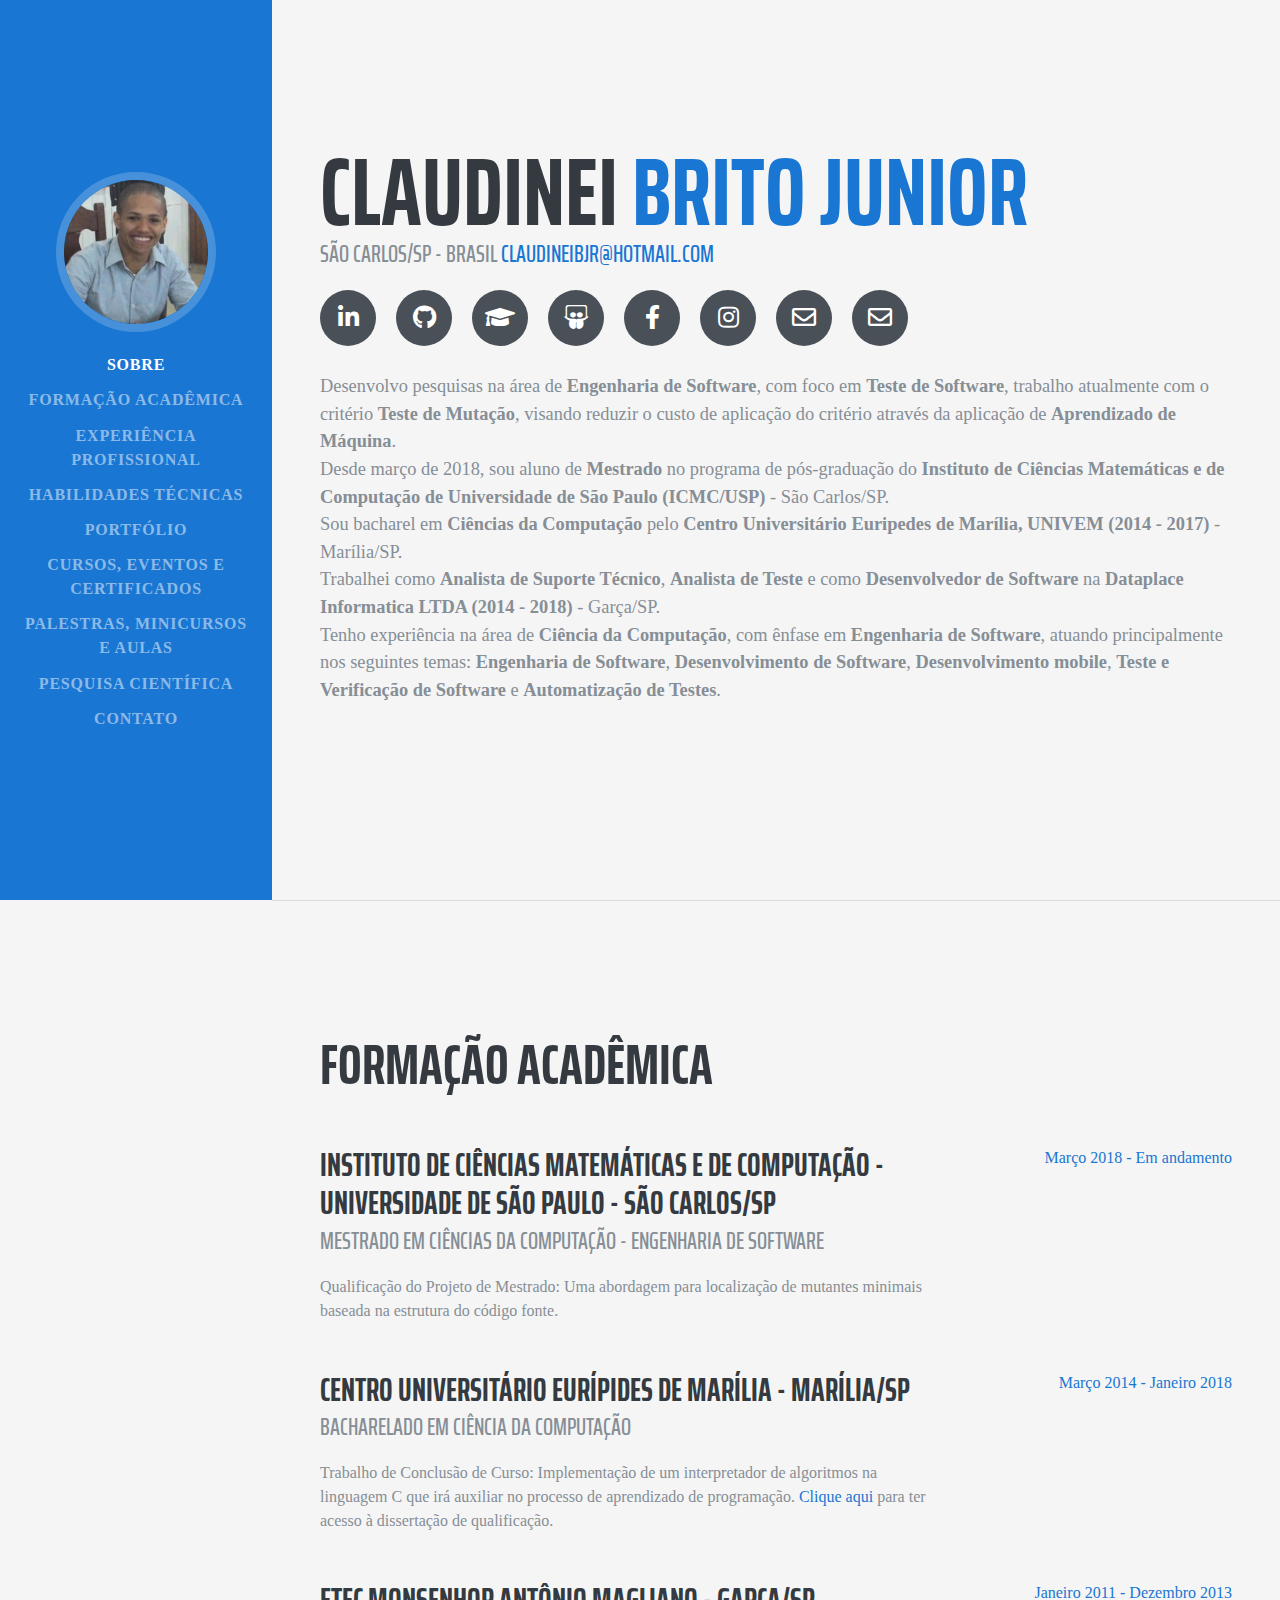
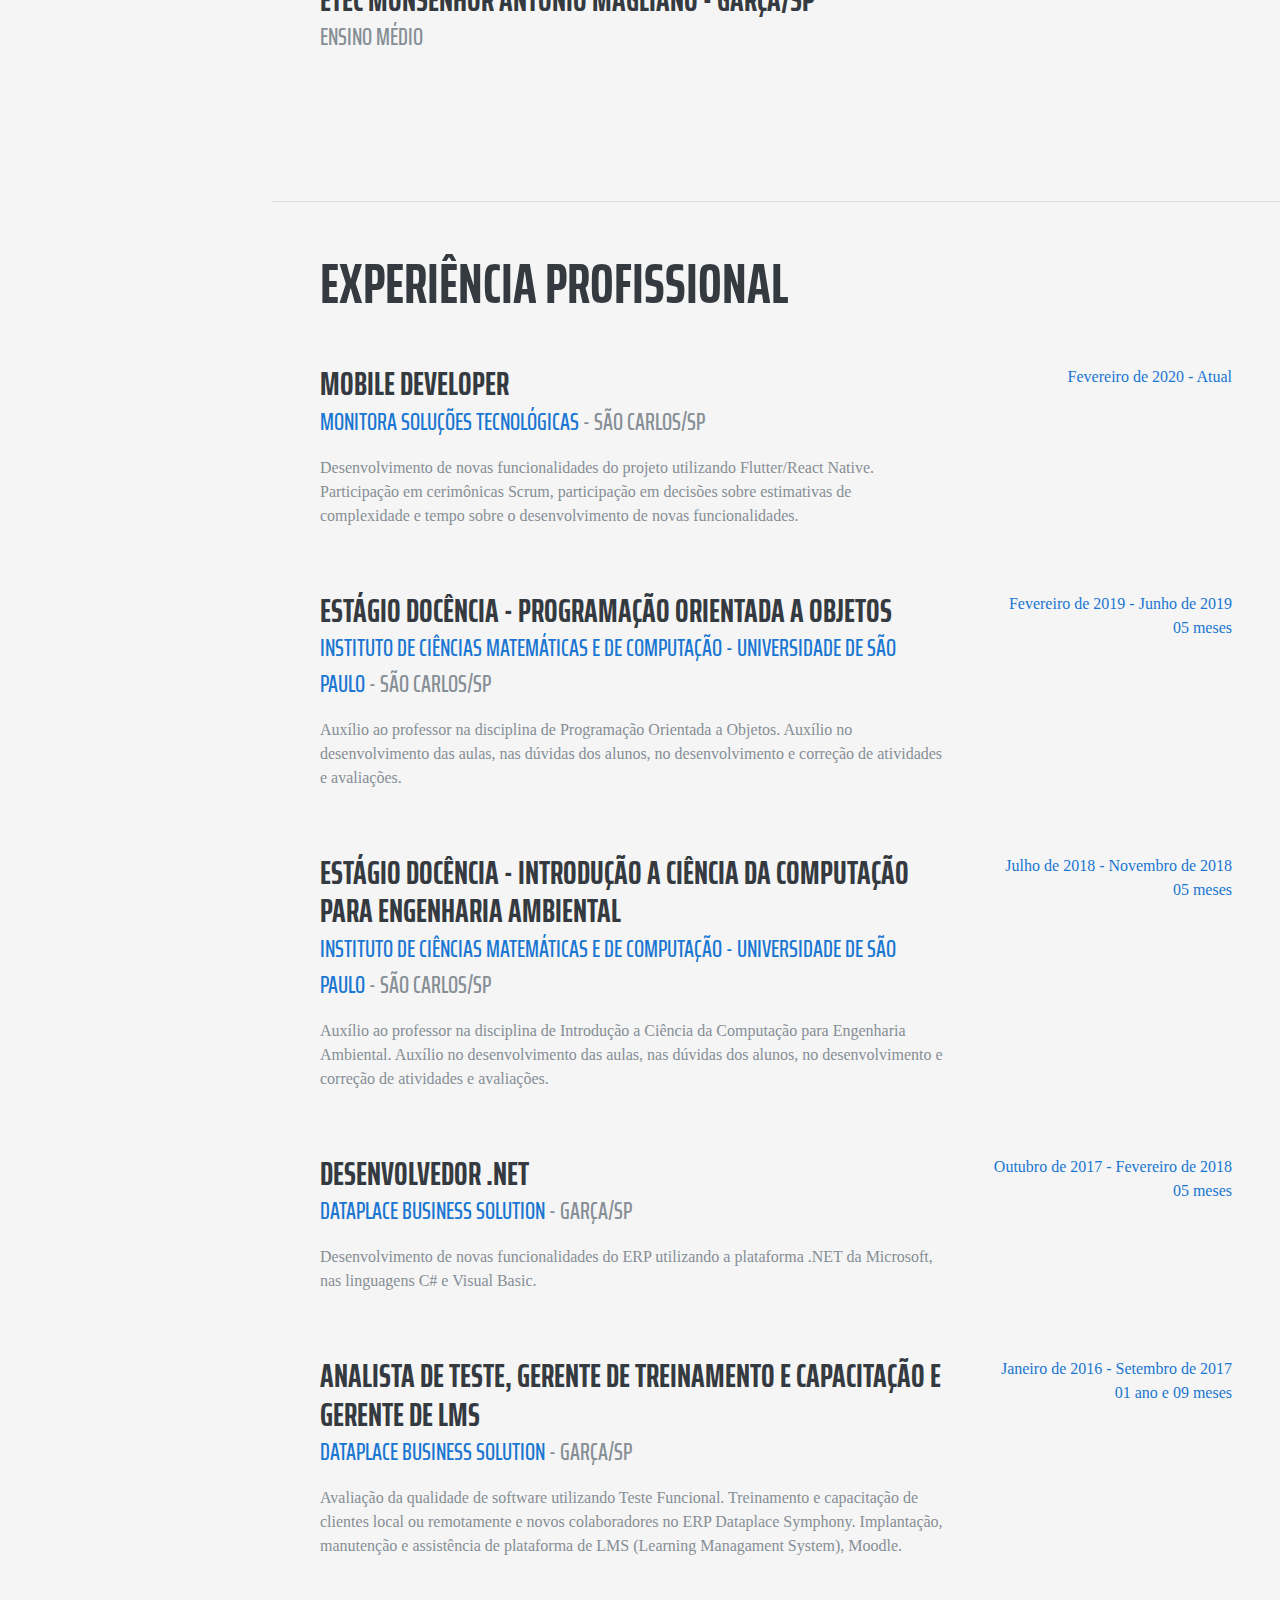
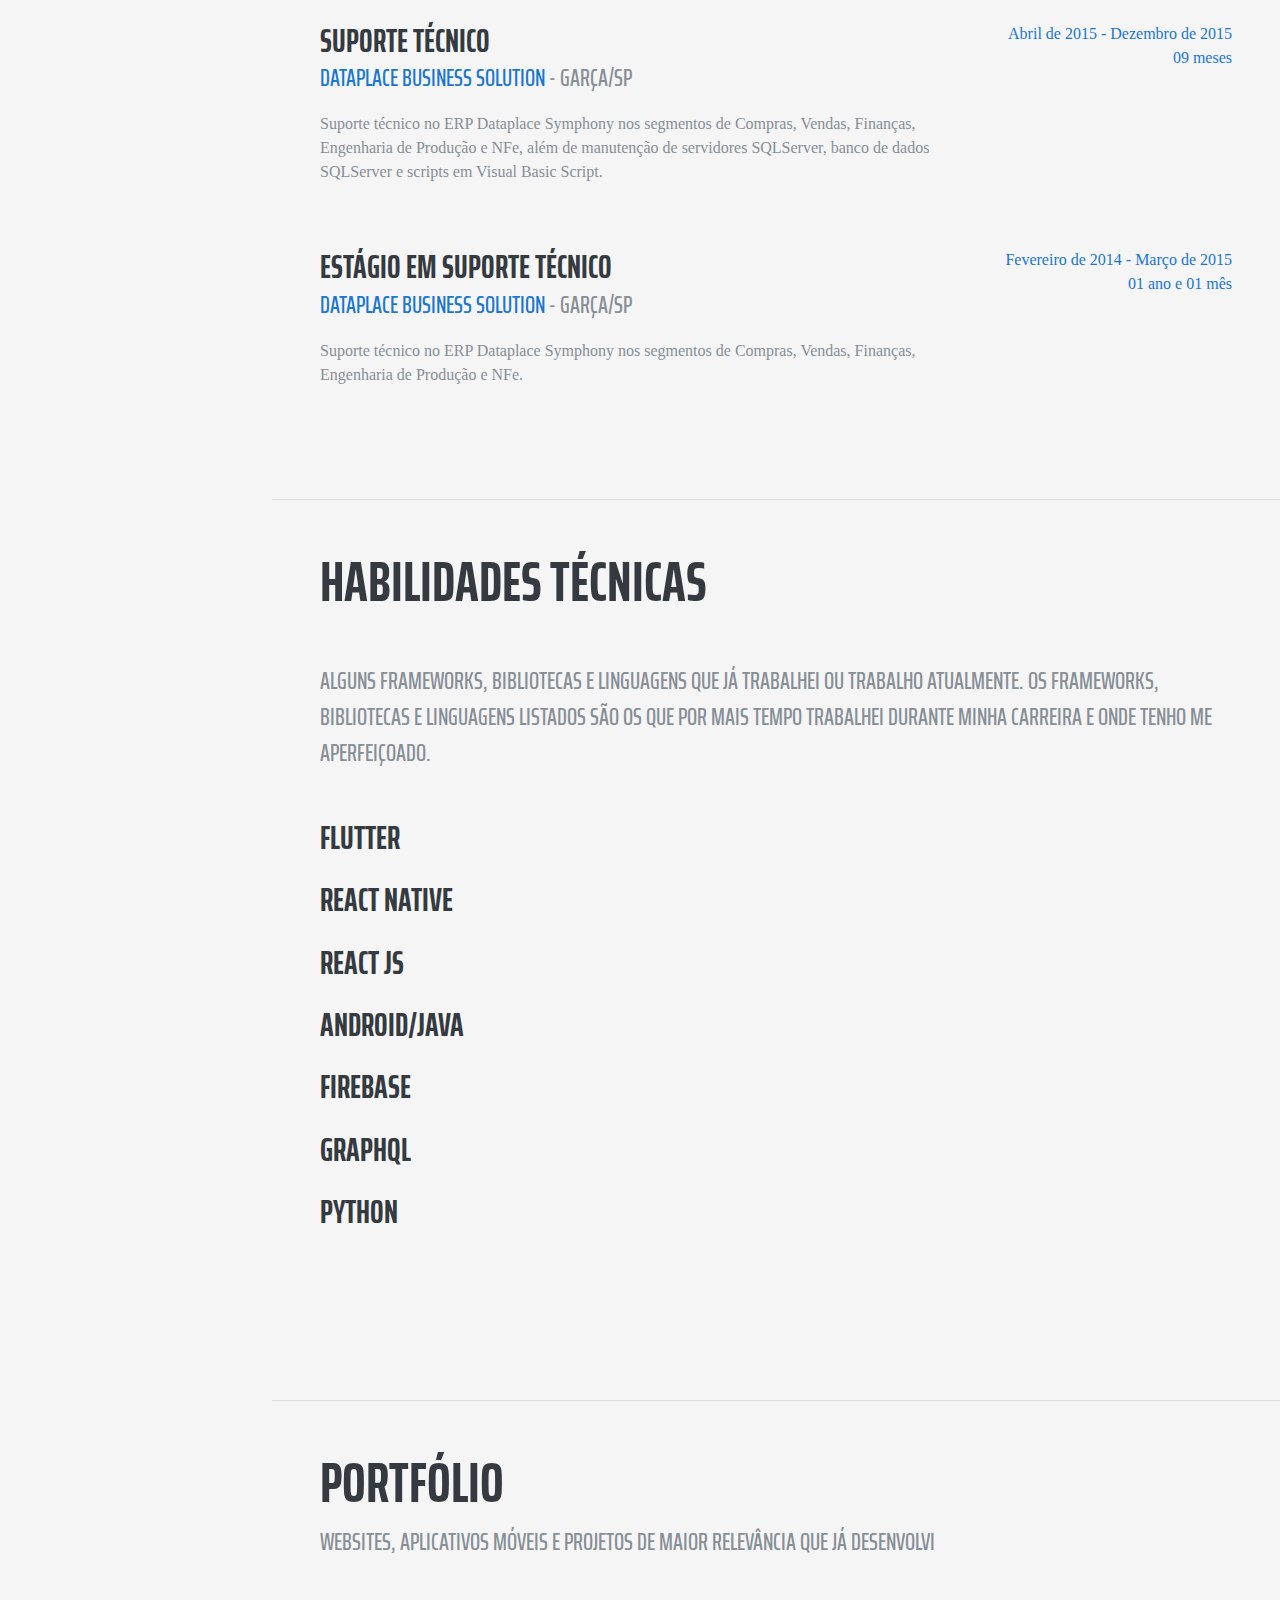
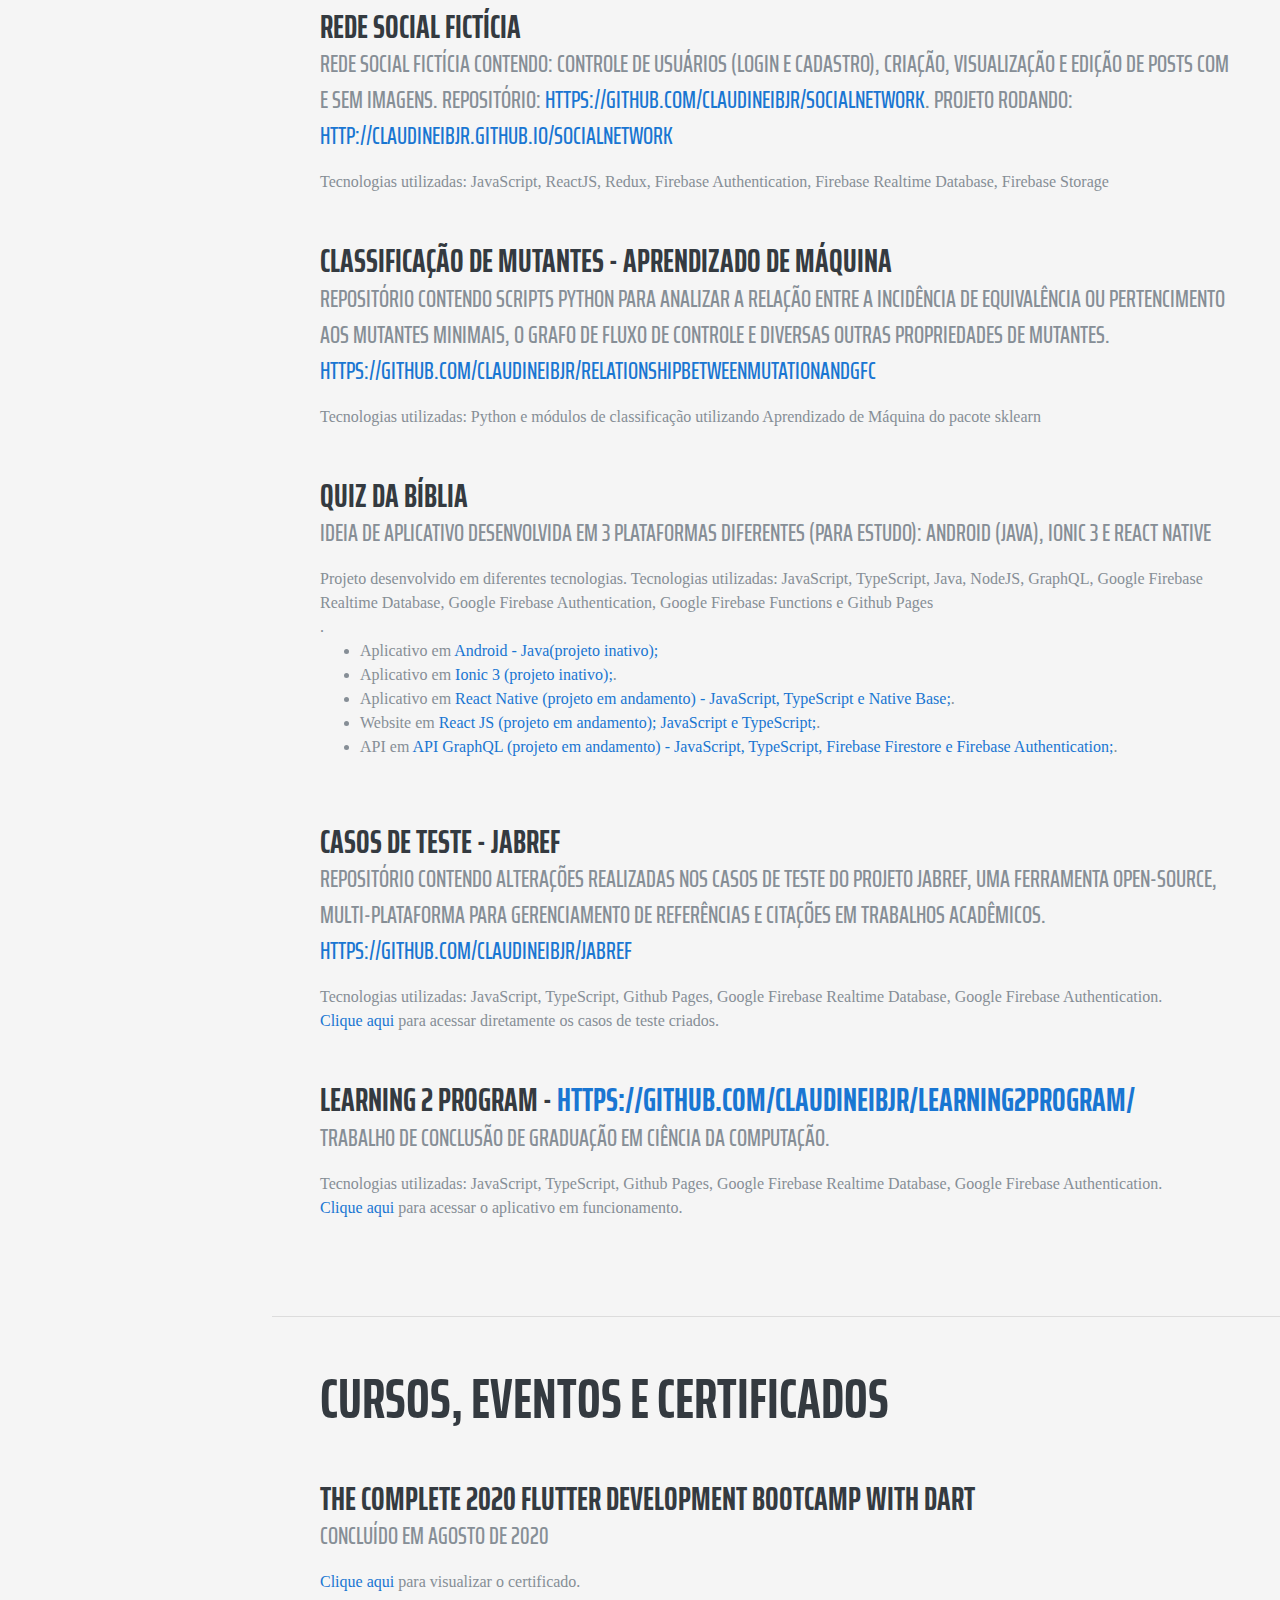
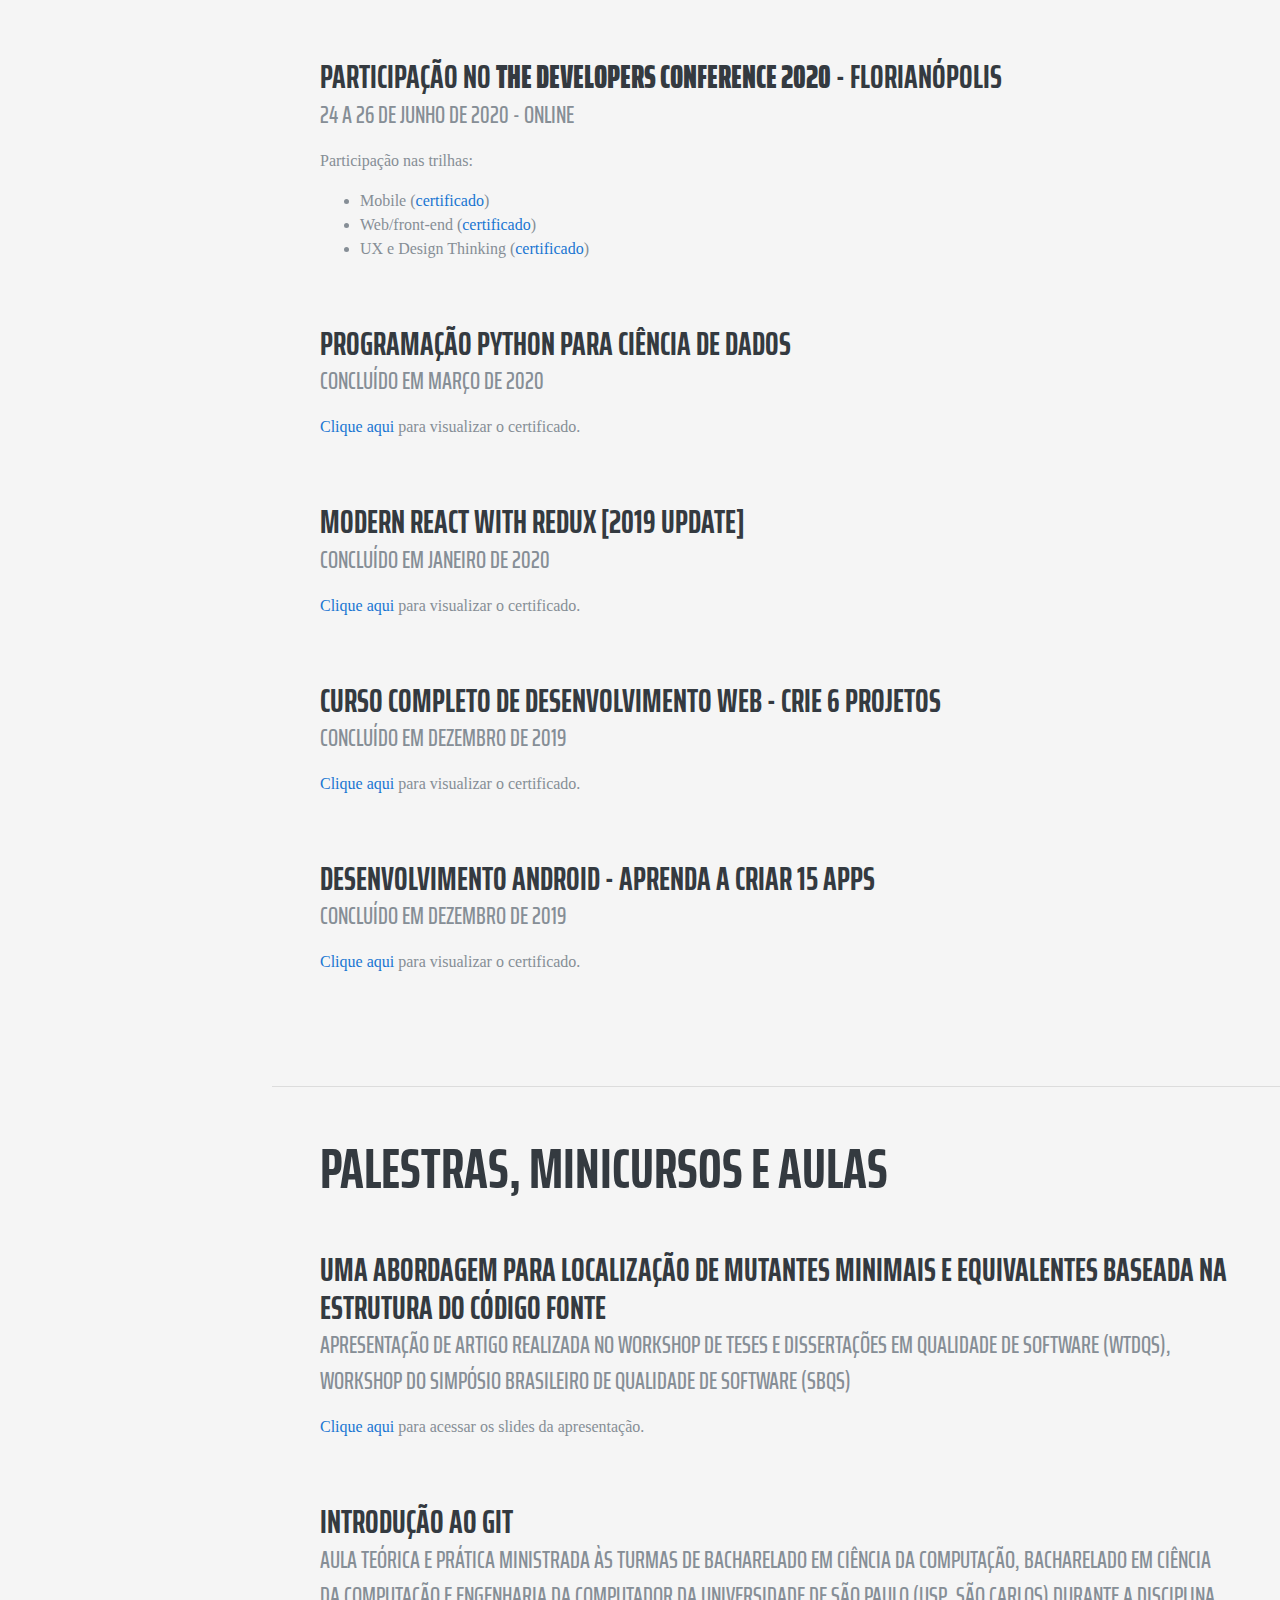
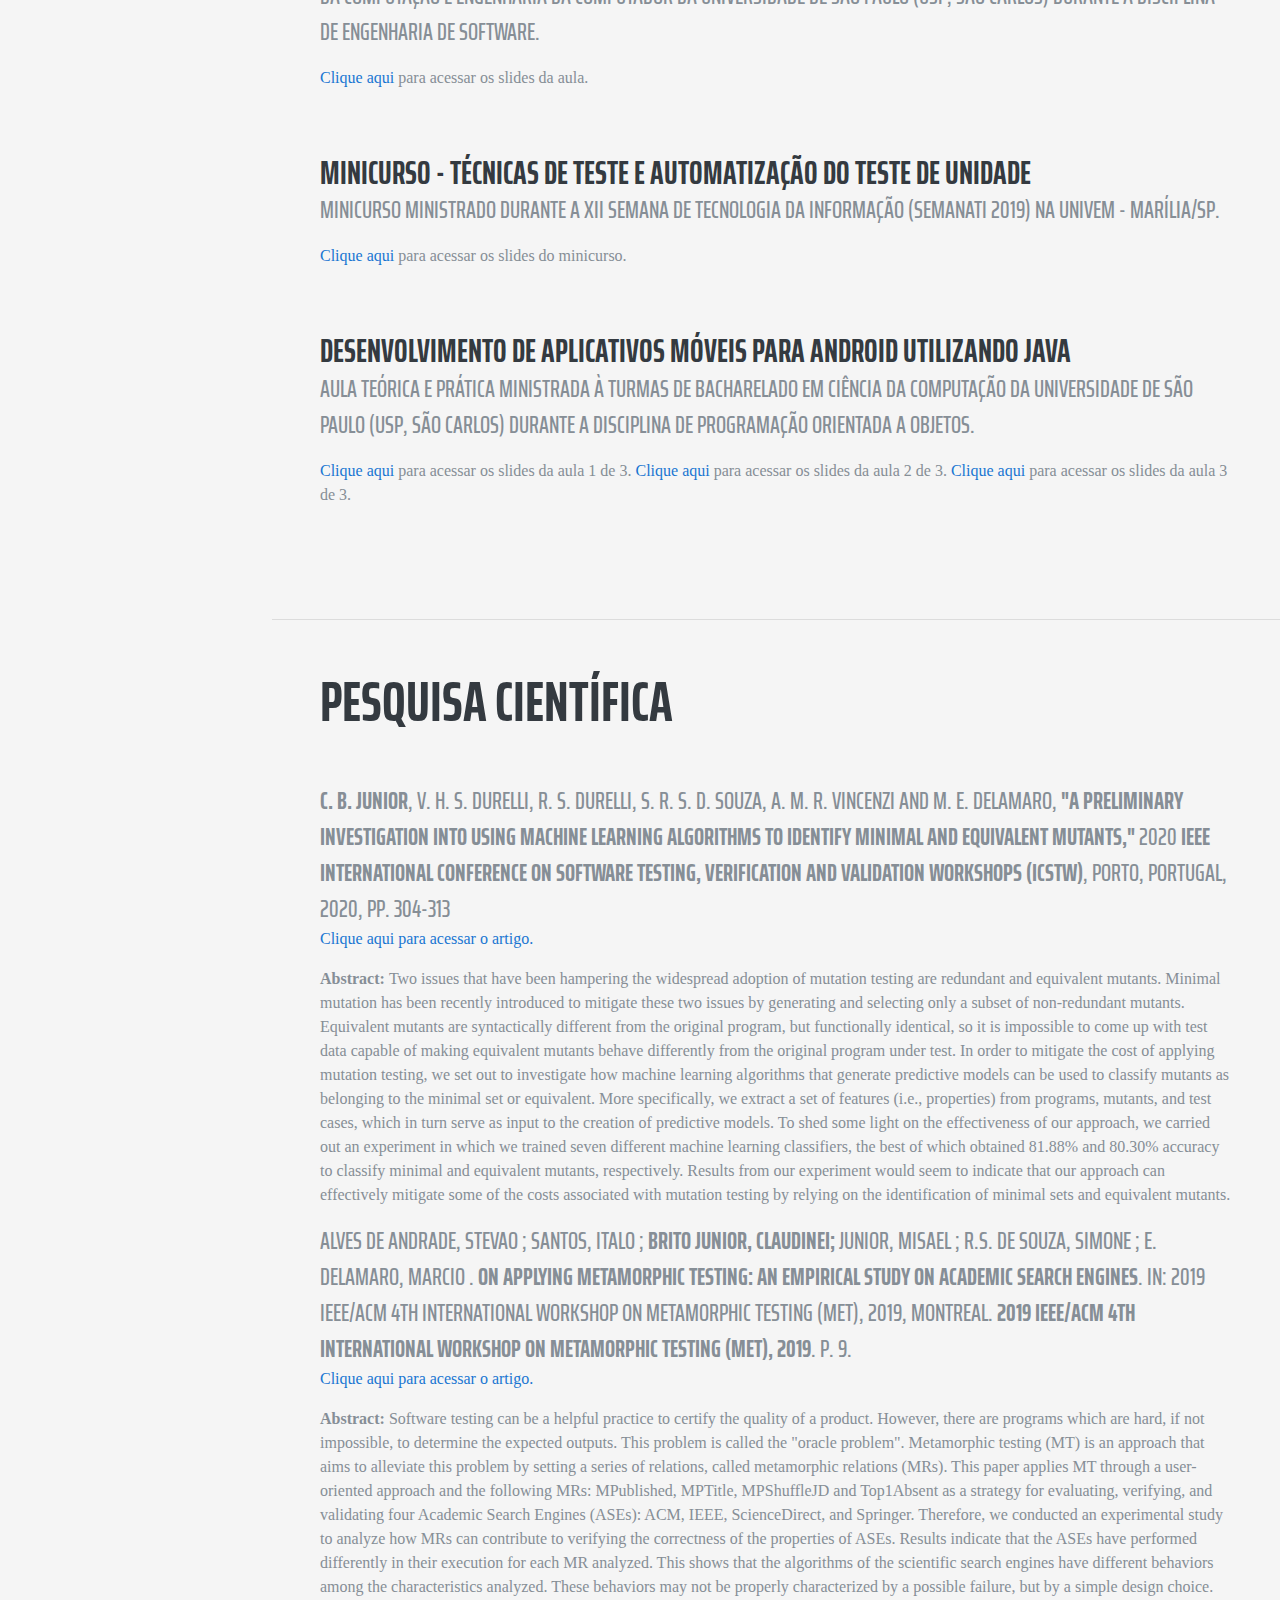
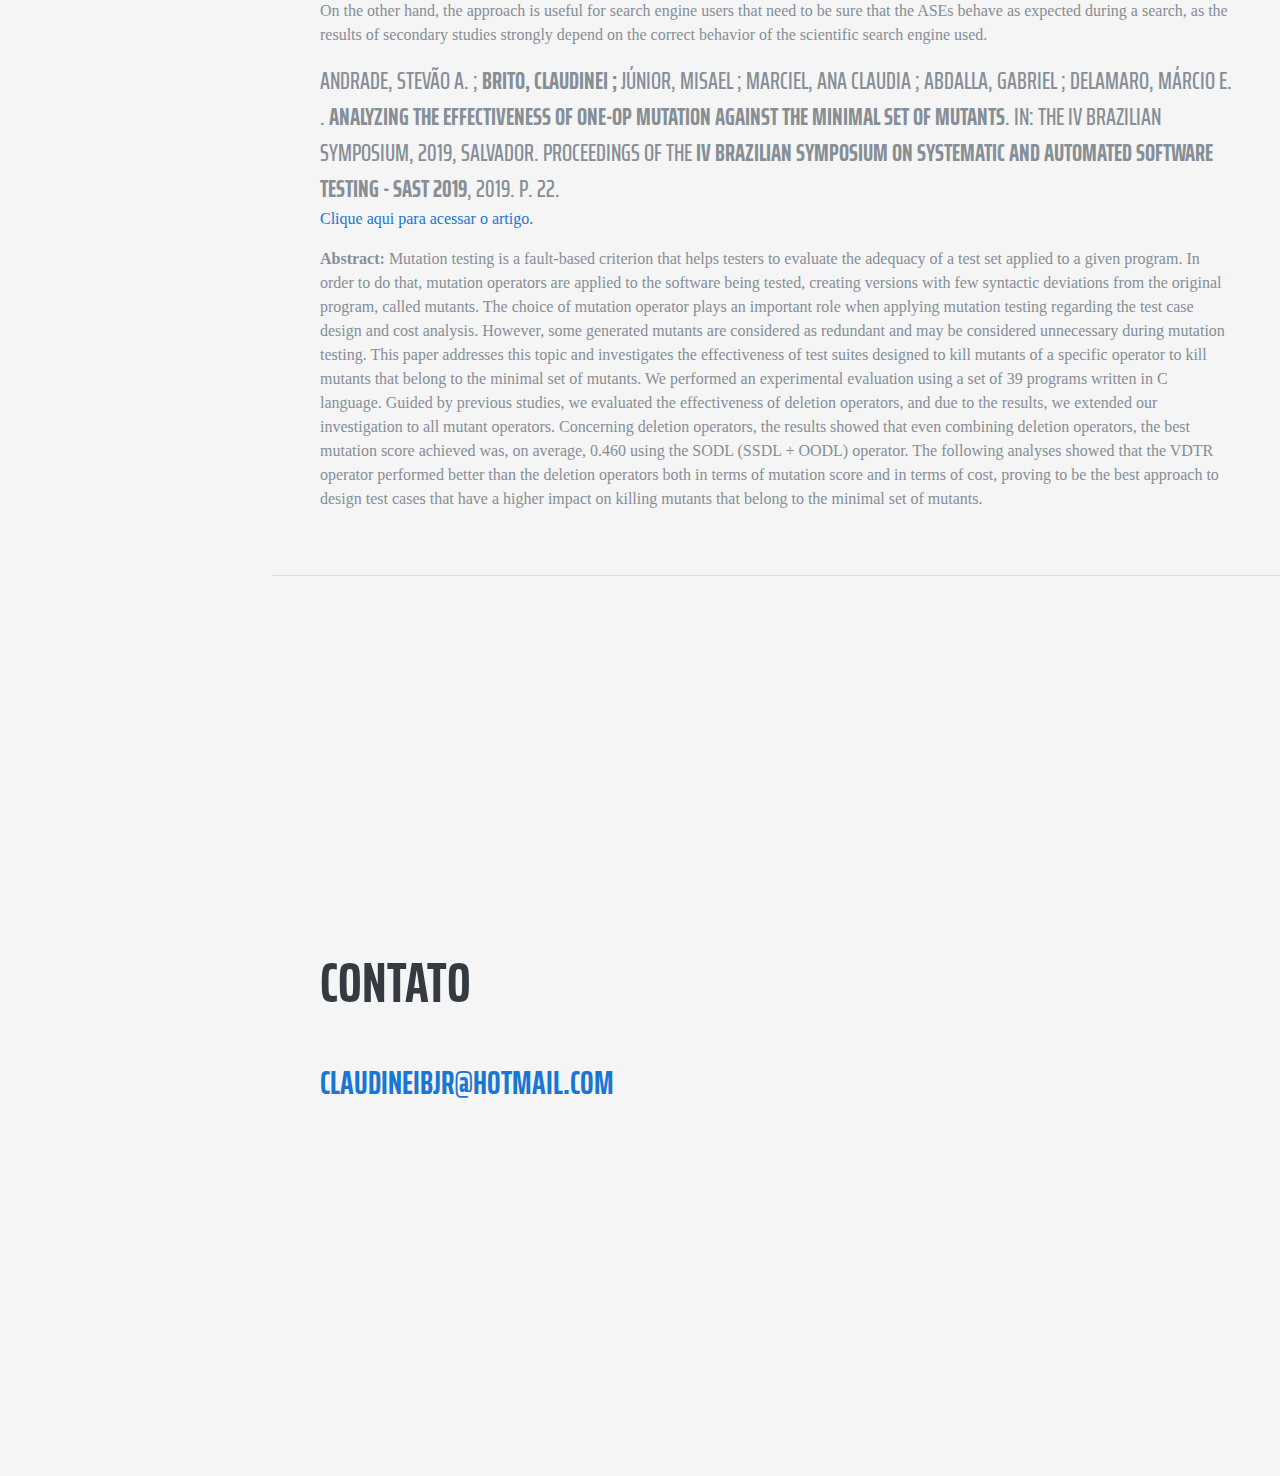
<file: en.html>
<!DOCTYPE html>
<html lang="en">

<head>
	<meta charset="utf-8">
	<meta name="viewport" content="width=device-width, initial-scale=1, shrink-to-fit=no">
	<meta name="description" content="">
	<meta name="author" content="">

	<title>Claudinei Brito Junior</title>

	<!-- Bootstrap core CSS -->
	<link href="vendor/bootstrap/css/bootstrap.css" rel="stylesheet">

	<!-- Custom fonts for this template -->
	<link href="https://fonts.googleapis.com/css?family=Saira+Extra+Condensed:500,700" rel="stylesheet">
	<link href="https://fonts.googleapis.com/css?family=Muli:400,400i,800,800i" rel="stylesheet">
	<link href="vendor/fontawesome-free/css/all.min.css" rel="stylesheet">

	<!-- Custom styles for this template -->
	<!--<link href="css/resume.min.css" rel="stylesheet">-->
	<link href="css/resume.css" rel="stylesheet">
	<link href="css/styles.css" rel="stylesheet">
	<link rel="icon" type="image/png" href="img/student.png" />

</head>

<body id="page-top">

	<nav class="navbar navbar-expand-lg navbar-dark bg-primary fixed-top" id="sideNav">
		<a class="navbar-brand js-scroll-trigger" href="#page-top">
			<span class="d-block d-lg-none">Claudinei Brito Junior</span>
			<span class="d-none d-lg-block">
				<img class="img-fluid img-profile rounded-circle mx-auto mb-2" src="img/ProfilePicture.jpeg" alt="">
			</span>
		</a>

		<button class="navbar-toggler" type="button" data-toggle="collapse" data-target="#navbarSupportedContent"
			aria-controls="navbarSupportedContent" aria-expanded="false" aria-label="Toggle navigation">
			<span class="navbar-toggler-icon"></span>
		</button>

		<div class="collapse navbar-collapse" id="navbarSupportedContent">
			<ul class="navbar-nav">
				<li class="nav-item">
					<a class="nav-link js-scroll-trigger" href="#about">Sobre</a>
				</li>

				<li class="nav-item">
					<a class="nav-link js-scroll-trigger" href="#education">Formação acadêmica</a>
				</li>

				<li class="nav-item">
					<a class="nav-link js-scroll-trigger" href="#experience">Experiência profissional</a>
				</li>

				<li class="nav-item">
					<a class="nav-link js-scroll-trigger" href="#skills">Habilidades técnicas</a>
				</li>

				<!--<li class="nav-item">
						<a class="nav-link js-scroll-trigger" href="#publications">Publicações</a>
					</li>-->

				<li class="nav-item">
					<a class="nav-link js-scroll-trigger" href="#portfolio">Portfólio</a>
				</li>

				<li class="nav-item">
					<a class="nav-link js-scroll-trigger" href="#complementar_cursos">Cursos, eventos e certificados</a>
				</li>

				<li class="nav-item">
					<a class="nav-link js-scroll-trigger" href="#complementar_palestras">Palestras, minicursos e
						aulas</a>
				</li>

				<li class="nav-item">
					<a class="nav-link js-scroll-trigger" href="#research">Pesquisa científica</a>
				</li>

				<li class="nav-item">
					<a class="nav-link js-scroll-trigger" href="#contact">Contato</a>
				</li>

			</ul>
		</div>
	</nav>

	<div class="container-fluid p-0">
		<section class="resume-section p-3 p-lg-5 d-flex align-items-center" id="about">
			<div class="w-100">
				<h1 class="mb-0">Claudinei
					<span class="text-primary">Brito Junior</span>
				</h1>

				<div class="subheading mb-5" style="margin-bottom: 0.75em !important">
					São Carlos/SP - Brasil
					<a href="mailto:claudineibjr@hotmail.com">claudineibjr@hotmail.com</a>

				</div>

				<div class="social-icons">
					<a href="https://www.linkedin.com/in/claudineibjr/" target="_blank">
						<i class="fab fa-linkedin-in"></i> </a>

					<a href="https://github.com/claudineibjr/" target="_blank">
						<i class="fab fa-github"></i> </a>

					<a href="http://lattes.cnpq.br/3029080329664103" target="_blank">
						<i class="fas fa-graduation-cap"></i> </a>

					<a href="https://pt.slideshare.net/ClaudineiBritoJunior" target="_blank">
						<i class="fab fa-slideshare"></i></a>

					<a href="https://www.facebook.com/ClaudineiBJr" target="_blank">
						<i class="fab fa-facebook-f"></i> </a>

					<a href="https://www.instagram.com/claudineibjr/" target="_blank">
						<i class="fab fa-instagram"></i> </a>

					<a href="mailto:claudineibjr@hotmail.com">
						<i class="far fa-envelope"></i> </a>

					<a href="mailto:claudineibjr@gmail.com">
						<i class="far fa-envelope"></i> </a>
				</div>

				<p class="lead mb-5">
					<br />Desenvolvo pesquisas na área de <b>Engenharia de Software</b>, com foco em <b>Teste de
						Software</b>, trabalho atualmente com o critério <b>Teste de Mutação</b>, visando reduzir o
					custo de aplicação do critério através da aplicação de <b>Aprendizado de Máquina</b>.
					<br />Desde março de 2018, sou aluno de <b>Mestrado</b> no programa de pós-graduação do <b>Instituto
						de Ciências Matemáticas e de Computação de Universidade de São Paulo (ICMC/USP)</b> - São
					Carlos/SP.
					<br />Sou bacharel em <b>Ciências da Computação</b> pelo <b>Centro Universitário Euripedes de
						Marília, UNIVEM (2014 - 2017)</b> - Marília/SP.
					<br />Trabalhei como <b>Analista de Suporte Técnico</b>, <b>Analista de Teste</b> e como
					<b>Desenvolvedor de Software</b> na <b>Dataplace Informatica LTDA (2014 - 2018)</b> - Garça/SP.
					<br />Tenho experiência na área de <b>Ciência da Computação</b>, com ênfase em <b>Engenharia de
						Software</b>, atuando principalmente nos seguintes temas: <b>Engenharia de Software</b>,
					<b>Desenvolvimento de Software</b>, <b>Desenvolvimento mobile</b>, <b>Teste e Verificação de
						Software</b> e <b>Automatização de Testes</b>.
				</p>

			</div>
		</section>

		<hr class="m-0">

		<section class="resume-section p-3 p-lg-5 d-flex align-items-center" id="education">
			<div class="w-100">
				<h2 class="mb-5">Formação acadêmica</h2>

				<div class="resume-item d-flex flex-column flex-md-row justify-content-between mb-5">
					<div class="resume-content">
						<h3 class="mb-0">Instituto de Ciências Matemáticas e de Computação - Universidade de São Paulo -
							São Carlos/SP</h3>
						<div class="subheading mb-3">Mestrado em Ciências da Computação - Engenharia de Software</div>
						<div>
							Qualificação do Projeto de Mestrado: Uma abordagem para localização de mutantes minimais
							baseada na estrutura do código fonte.
						</div>
					</div>
					<div class="resume-date text-md-right">
						<span class="text-primary">Março 2018 - Em andamento</span>
					</div>
				</div>

				<div class="resume-item d-flex flex-column flex-md-row justify-content-between mb-5">
					<div class="resume-content">
						<h3 class="mb-0">Centro Universitário Eurípides de Marília - Marília/SP</h3>
						<div class="subheading mb-3">Bacharelado em Ciência da Computação</div>
						<div>Trabalho de Conclusão de Curso: Implementação de um interpretador de algoritmos na
							linguagem C que irá auxiliar no processo de aprendizado de programação. <a
								href='https://github.com/claudineibjr/claudineibjr.github.io/blob/master/resources/Implementacao%20de%20um%20interpretador%20de%20algoritmos%20na%20linguagem%20C%20que%20ira%20auxiliar%20no%20processo%20de%20aprendizado%20de%20programacao.pdf'
								target="_blank">Clique aqui</a> para ter acesso à dissertação de qualificação.</div>
					</div>
					<div class="resume-date text-md-right">
						<span class="text-primary">Março 2014 - Janeiro 2018</span>
					</div>
				</div>

				<div class="resume-item d-flex flex-column flex-md-row justify-content-between">
					<div class="resume-content">
						<h3 class="mb-0">ETEC Monsenhor Antônio Magliano - Garça/SP</h3>
						<div class="subheading mb-3">Ensino Médio</div>
					</div>
					<div class="resume-date text-md-right">
						<span class="text-primary">Janeiro 2011 - Dezembro 2013</span>
					</div>
				</div>
			</div>
		</section>

		<hr class="m-0">

		<section class="resume-section p-3 p-lg-5 d-flex justify-content-center" id="experience">
			<div class="w-100">
				<h2 class="mb-5">Experiência profissional</h2>

				<div class="resume-item d-flex flex-column flex-md-row justify-content-between mb-5">
					<div class="resume-content">
						<h3 class="mb-0">Mobile Developer</h3>
						<div class="subheading mb-3"><a href="https://www.monitoratec.com.br/" target='_blank'>Monitora
								Soluções Tecnológicas</a> - São Carlos/SP</div>
						<p>Desenvolvimento de novas funcionalidades do projeto utilizando Flutter/React Native.
							Participação em cerimônicas Scrum, participação em decisões sobre estimativas de
							complexidade e tempo sobre o desenvolvimento de novas funcionalidades.</p>
					</div>
					<div class="resume-date text-md-right">
						<span class="text-primary">Fevereiro de 2020 - Atual<br /></span>
					</div>
				</div>

				<div class="resume-item d-flex flex-column flex-md-row justify-content-between mb-5">
					<div class="resume-content">
						<h3 class="mb-0">Estágio Docência - Programação Orientada a Objetos</h3>
						<div class="subheading mb-3"><a href="https://icmc.usp.br/" target='_blank'>Instituto de
								Ciências Matemáticas e de Computação - Universidade de São Paulo</a> - São Carlos/SP
						</div>
						<p>Auxílio ao professor na disciplina de Programação Orientada a Objetos. Auxílio no
							desenvolvimento das aulas, nas dúvidas dos alunos, no desenvolvimento e correção de
							atividades e avaliações.</p>
					</div>
					<div class="resume-date text-md-right">
						<span class="text-primary">Fevereiro de 2019 - Junho de 2019 <br />05 meses</span>
					</div>
				</div>

				<div class="resume-item d-flex flex-column flex-md-row justify-content-between mb-5">
					<div class="resume-content">
						<h3 class="mb-0">Estágio Docência - Introdução a Ciência da Computação para Engenharia Ambiental
						</h3>
						<div class="subheading mb-3"><a href="https://icmc.usp.br/" target='_blank'>Instituto de
								Ciências Matemáticas e de Computação - Universidade de São Paulo</a> - São Carlos/SP
						</div>
						<p>Auxílio ao professor na disciplina de Introdução a Ciência da Computação para Engenharia
							Ambiental. Auxílio no desenvolvimento das aulas, nas dúvidas dos alunos, no desenvolvimento
							e correção de atividades e avaliações.</p>
					</div>
					<div class="resume-date text-md-right">
						<span class="text-primary">Julho de 2018 - Novembro de 2018 <br />05 meses</span>
					</div>
				</div>

				<div class="resume-item d-flex flex-column flex-md-row justify-content-between mb-5">
					<div class="resume-content">
						<h3 class="mb-0">Desenvolvedor .NET</h3>
						<div class="subheading mb-3"><a href="http://dataplace.com.br/" target='_blank'>Dataplace
								Business Solution</a> - Garça/SP</div>
						<p>Desenvolvimento de novas funcionalidades do ERP utilizando a plataforma .NET da Microsoft,
							nas linguagens C# e Visual Basic.</p>
					</div>
					<div class="resume-date text-md-right">
						<span class="text-primary">Outubro de 2017 - Fevereiro de 2018 <br />05 meses</span>
					</div>
				</div>

				<div class="resume-item d-flex flex-column flex-md-row justify-content-between mb-5">
					<div class="resume-content">
						<h3 class="mb-0">Analista de Teste, Gerente de Treinamento e Capacitação e Gerente de LMS</h3>
						<div class="subheading mb-3"><a href="http://dataplace.com.br/" target='_blank'>Dataplace
								Business Solution</a> - Garça/SP</div>
						<p>Avaliação da qualidade de software utilizando Teste Funcional. Treinamento e capacitação de
							clientes local ou remotamente e novos colaboradores no ERP Dataplace Symphony. Implantação,
							manutenção e assistência de plataforma de LMS (Learning Managament System), Moodle.</p>
					</div>
					<div class="resume-date text-md-right">
						<span class="text-primary">Janeiro de 2016 - Setembro de 2017 <br />01 ano e 09 meses</span>
					</div>
				</div>

				<div class="resume-item d-flex flex-column flex-md-row justify-content-between mb-5">
					<div class="resume-content">
						<h3 class="mb-0">Suporte Técnico</h3>
						<div class="subheading mb-3"><a href="http://dataplace.com.br/" target='_blank'>Dataplace
								Business Solution</a> - Garça/SP</div>
						<p>Suporte técnico no ERP Dataplace Symphony nos segmentos de Compras, Vendas, Finanças,
							Engenharia de Produção e NFe, além de manutenção de servidores SQLServer, banco de dados
							SQLServer e scripts em Visual Basic Script.</p>
					</div>
					<div class="resume-date text-md-right">
						<span class="text-primary">Abril de 2015 - Dezembro de 2015 <br />09 meses</span>
					</div>
				</div>

				<div class="resume-item d-flex flex-column flex-md-row justify-content-between mb-5">
					<div class="resume-content">
						<h3 class="mb-0">Estágio em Suporte Técnico</h3>
						<div class="subheading mb-3"><a href="http://dataplace.com.br/" target='_blank'>Dataplace
								Business Solution</a> - Garça/SP</div>
						<p>Suporte técnico no ERP Dataplace Symphony nos segmentos de Compras, Vendas, Finanças,
							Engenharia de Produção e NFe.</p>
					</div>
					<div class="resume-date text-md-right">
						<span class="text-primary">Fevereiro de 2014 - Março de 2015 <br />01 ano e 01 mês</span>
					</div>
				</div>

			</div>
		</section>

		<hr class="m-0">

		<section class="resume-section p-3 p-lg-5 d-flex justify-content-center" id="skills">
			<div class="w-100">
				<h2 class="mb-5">Habilidades técnicas</h2>
				<div class="subheading mb-5">
					Alguns frameworks, bibliotecas e linguagens que já trabalhei ou trabalho atualmente. Os frameworks,
					bibliotecas e linguagens listados são os que por mais tempo trabalhei durante minha carreira e onde
					tenho me aperfeiçoado.
				</div>

				<div class="resume-item d-flex flex-column flex-md-column justify-content-between mb-5">
					<div class="resume-content">
						<h3 class="mb-0">Flutter</h3>
					</div><br />

					<div class="resume-content">
						<h3 class="mb-0">React Native</h3>
					</div><br />

					<div class="resume-content">
						<h3 class="mb-0">React JS</h3>
					</div><br />

					<div class="resume-content">
						<h3 class="mb-0">Android/Java</h3>
					</div><br />

					<div class="resume-content">
						<h3 class="mb-0">Firebase</h3>
					</div><br />

					<div class="resume-content">
						<h3 class="mb-0">GraphQL</h3>
					</div><br />

					<div class="resume-content">
						<h3 class="mb-0">Python</h3>
					</div><br />
				</div>
			</div>
		</section>

		<hr class="m-0">

		<section class="resume-section p-3 p-lg-5 d-flex align-items-center" id="portfolio">
			<div class="w-100">
				<h2 class="mb-2">Portfólio</h2>
				<div class="subheading mb-5">
					Websites, aplicativos móveis e projetos de maior relevância que já desenvolvi
				</div>

				<div class="resume-item d-flex flex-column flex-md-row justify-content-between mb-5">
					<div class="resume-content">
						<h3 class="mb-0">Rede Social fictícia</h3>

						<div class="subheading mb-3">
							Rede social fictícia contendo: Controle de usuários (Login e Cadastro), criação,
							visualização e edição de posts com e sem imagens. Repositório: <a
								href='https://github.com/claudineibjr/SocialNetwork'
								target='_blank'>https://github.com/claudineibjr/SocialNetwork</a>. Projeto rodando: <a
								href='http://claudineibjr.github.io/SocialNetwork'
								target='_blank'>http://claudineibjr.github.io/SocialNetwork</a>
						</div>

						<div>
							Tecnologias utilizadas: JavaScript, ReactJS, Redux, Firebase Authentication, Firebase
							Realtime Database, Firebase Storage
						</div>
					</div>
				</div>

				<div class="resume-item d-flex flex-column flex-md-row justify-content-between mb-5">
					<div class="resume-content">
						<h3 class="mb-0">Classificação de mutantes - Aprendizado de máquina</h3>

						<div class="subheading mb-3">
							Repositório contendo scripts python para analizar a relação entre a incidência de
							equivalência ou pertencimento aos mutantes minimais, o grafo de fluxo de controle e diversas
							outras propriedades de mutantes. <a
								href='https://github.com/claudineibjr/RelationshipBetweenMutationAndGFC'
								target='_blank'>https://github.com/claudineibjr/RelationshipBetweenMutationAndGFC</a>
						</div>

						<div>
							Tecnologias utilizadas: Python e módulos de classificação utilizando Aprendizado de Máquina
							do pacote sklearn<br />
						</div>
					</div>
				</div>


				<div class="resume-item d-flex flex-column flex-md-row justify-content-between mb-5">
					<div class="resume-content">
						<h3 class="mb-0">Quiz da Bíblia</h3>

						<div class="subheading mb-3">
							Ideia de aplicativo desenvolvida em 3 plataformas diferentes (para estudo): Android (Java),
							Ionic 3 e React Native
						</div>

						<div>
							Projeto desenvolvido em diferentes tecnologias.
							Tecnologias utilizadas: JavaScript, TypeScript, Java, NodeJS, GraphQL, Google Firebase
							Realtime Database, Google Firebase Authentication, Google Firebase Functions e Github
							Pages<br />.
							<ul>
								<li>Aplicativo em <a href='https://github.com/claudineibjr/Quiz-Biblia_Android'
										target='_blank'>Android - Java(projeto inativo);</a></li>
								<li>Aplicativo em <a href='https://github.com/claudineibjr/Quiz-Biblia_Ionic'
										target='_blank'>Ionic 3 (projeto inativo);</a>.</li>
								<li>Aplicativo em <a href='https://github.com/claudineibjr/Quiz-Biblia_ReactNative'
										target='_blank'>React Native (projeto em andamento) - JavaScript, TypeScript e
										Native Base;</a>.</li>
								<li>Website em <a href='https://github.com/claudineibjr/Quiz-Biblia_web'
										target='_blank'>React JS (projeto em andamento); JavaScript e TypeScript;</a>.
								</li>
								<li>API em <a href='https://github.com/claudineibjr/Quiz-Biblia_backend'
										target='_blank'>API GraphQL (projeto em andamento) - JavaScript, TypeScript,
										Firebase Firestore e Firebase Authentication;</a>.</li>
							</ul>
						</div>
					</div>
				</div>

				<div class="resume-item d-flex flex-column flex-md-row justify-content-between mb-5">
					<div class="resume-content">
						<h3 class="mb-0">Casos de teste - JabRef</h3>

						<div class="subheading mb-3">
							Repositório contendo alterações realizadas nos casos de teste do projeto Jabref, uma
							ferramenta open-source, multi-plataforma para gerenciamento de referências e citações em
							trabalhos acadêmicos. <a href='https://github.com/claudineibjr/jabref'
								target='_blank'>https://github.com/claudineibjr/jabref</a>
						</div>

						<div>
							Tecnologias utilizadas: JavaScript, TypeScript, Github Pages, Google Firebase Realtime
							Database, Google Firebase Authentication.<br />
							<a href='https://github.com/claudineibjr/jabref/blob/master/src/test/java/org/jabref/logic/util/io/FileUtilTest.java'
								target='_blank'>Clique aqui</a> para acessar diretamente os casos de teste criados.
						</div>
					</div>
				</div>

				<div class="resume-item d-flex flex-column flex-md-row justify-content-between mb-5">
					<div class="resume-content">
						<h3 class="mb-0">Learning 2 Program - <a
								href='https://github.com/claudineibjr/Learning2Program/'
								target='_blank'>https://github.com/claudineibjr/Learning2Program/</a> </h3>

						<div class="subheading mb-3">
							Trabalho de conclusão de graduação em Ciência da Computação.
						</div>

						<div>
							Tecnologias utilizadas: JavaScript, TypeScript, Github Pages, Google Firebase Realtime
							Database, Google Firebase Authentication.<br />
							<a href='https://claudineibjr.github.io/Learning2Program/' target='_blank'>Clique aqui</a>
							para acessar o aplicativo em funcionamento.
						</div>
					</div>
				</div>



			</div>
		</section>

		<hr class="m-0">

		<section class="resume-section p-3 p-lg-5 d-flex align-items-center" id="complementar_cursos">
			<div class="w-100">
				<h2 class="mb-5">Cursos, eventos e certificados</h2>

				<div class="resume-item d-flex flex-column flex-md-row justify-content-between mb-5">
					<div class="resume-content">
						<h3 class="mb-0">The Complete 2020 Flutter Development Bootcamp with Dart</h3>
						<div class="subheading mb-3">Concluído em Agosto de 2020</div>
						<p><a href="https://www.udemy.com/certificate/UC-5d2ca489-e9c9-40b4-910c-130ddf1b4baa/"
								target="_blank">Clique aqui</a> para
							visualizar o certificado. </p>
					</div>
				</div>

				<div class="resume-item d-flex flex-column flex-md-row justify-content-between mb-5">
					<div class="resume-content">
						<h3 class="mb-0">Participação no <b>The Developers Conference 2020</b> - Florianópolis
						</h3>
						<div class="subheading mb-3">24 a 26 de Junho de 2020 - Online</div>
						<p>Participação nas trilhas:</p>
						<ul>
							<li>Mobile (<a href="./resources/TDC2020FloripaMobile.pdf" target="_blank">certificado</a>)
							</li>
							<li>Web/front-end (<a href="./resources/TDC2020FloripaWebFrontEnd.pdf"
									target="_blank">certificado</a>)</li>
							<li>UX e Design Thinking (<a href="./resources/TDC2020FloripaUXDesignThinking.pdf"
									target="_blank">certificado</a>)</li>
						</ul>
					</div>
				</div>

				<div class="resume-item d-flex flex-column flex-md-row justify-content-between mb-5">
					<div class="resume-content">
						<h3 class="mb-0">Programação Python para Ciência de Dados</h3>
						<div class="subheading mb-3">Concluído em Março de 2020</div>
						<p><a href="https://drive.google.com/file/d/1GOrmLyqFuPMXBD-1mxLu8XIQHUpHv3Q9/view"
								target="_blank">Clique aqui</a> para visualizar o certificado.</p>
					</div>
				</div>

				<div class="resume-item d-flex flex-column flex-md-row justify-content-between mb-5">
					<div class="resume-content">
						<h3 class="mb-0">Modern React with Redux [2019 Update]</h3>
						<div class="subheading mb-3">Concluído em Janeiro de 2020</div>
						<p><a href="https://www.udemy.com/certificate/UC-FV4TJ4FA/" target="_blank">Clique aqui</a> para
							visualizar o certificado. </p>
					</div>
				</div>

				<div class="resume-item d-flex flex-column flex-md-row justify-content-between mb-5">
					<div class="resume-content">
						<h3 class="mb-0">Curso completo de Desenvolvimento Web - Crie 6 projetos</h3>
						<div class="subheading mb-3">Concluído em Dezembro de 2019</div>
						<p><a href="https://www.udemy.com/certificate/UC-VCHRVPP0/" target="_blank">Clique aqui</a> para
							visualizar o certificado.</p>
					</div>
				</div>

				<div class="resume-item d-flex flex-column flex-md-row justify-content-between mb-5">
					<div class="resume-content">
						<h3 class="mb-0">Desenvolvimento Android - Aprenda a criar 15 apps</h3>
						<div class="subheading mb-3">Concluído em Dezembro de 2019</div>
						<p><a href="https://www.udemy.com/certificate/UC-8VDOIWIO/" target="_blank">Clique aqui</a> para
							visualizar o certificado.
					</div>
				</div>
			</div>
		</section>

		<hr class="m-0">

		<section class="resume-section p-3 p-lg-5 d-flex align-items-center" id="complementar_palestras">
			<div class="w-100">

				<h2 class="mb-5">Palestras, minicursos e aulas</h2>

				<div class="resume-item d-flex flex-column flex-md-row justify-content-between mb-5">
					<div class="resume-content">
						<h3 class="mb-0">Uma abordagem para localização de mutantes minimais e equivalentes baseada na
							estrutura do código fonte</h3>
						<div class="subheading mb-3">Apresentação de artigo realizada no Workshop de Teses e
							Dissertações em Qualidade de Software (WTDQS), workshop do Simpósio Brasileiro de Qualidade
							de Software (SBQS) </div>
						<p><a href="https://pt.slideshare.net/ClaudineiBritoJunior/wtdqs-2019-uma-abordagem-para-localizao-de-mutantes-minimais-e-equivalentes-baseada-na-estrutura-do-cdigo-fonte-claudinei-brito-junior"
								target="_blank">Clique aqui</a> para acessar os slides da apresentação. </p>
					</div>
				</div>

				<div class="resume-item d-flex flex-column flex-md-row justify-content-between mb-5">
					<div class="resume-content">
						<h3 class="mb-0">Introdução ao Git</h3>
						<div class="subheading mb-3">Aula teórica e prática ministrada às turmas de Bacharelado em
							Ciência da Computação, Bacharelado em Ciência da Computação e Engenharia da Computador da
							Universidade de São Paulo (USP, São Carlos) durante a disciplina de Engenharia de Software.
						</div>
						<p><a href="https://pt.slideshare.net/ClaudineiBritoJunior/introducao-ao-git"
								target="_blank">Clique aqui</a> para acessar os slides da aula. </p>
					</div>
				</div>

				<div class="resume-item d-flex flex-column flex-md-row justify-content-between mb-5">
					<div class="resume-content">
						<h3 class="mb-0">Minicurso - Técnicas de Teste e Automatização do Teste de Unidade</h3>
						<div class="subheading mb-3">Minicurso ministrado durante a XII Semana de Tecnologia da
							Informação (SEMANATI 2019) na UNIVEM - Marília/SP.</div>
						<p><a href="https://pt.slideshare.net/ClaudineiBritoJunior/minicurso-tcnicas-de-teste-e-automatizao-do-teste-de-unidade-xii-semanati-2019-univem"
								target="_blank">Clique aqui</a> para acessar os slides do minicurso. </p>
					</div>
				</div>

				<div class="resume-item d-flex flex-column flex-md-row justify-content-between mb-5">
					<div class="resume-content">
						<h3 class="mb-0">Desenvolvimento de aplicativos móveis para Android utilizando Java</h3>
						<div class="subheading mb-3">Aula teórica e prática ministrada à turmas de Bacharelado em
							Ciência da Computação da Universidade de São Paulo (USP, São Carlos) durante a disciplina de
							Programação Orientada a Objetos.</div>
						<p><a href="https://pt.slideshare.net/ClaudineiBritoJunior/desenvolvimento-de-aplicativos-mveis-para-android-utilizando-java-13"
								target="_blank">Clique aqui</a> para acessar os slides da aula 1 de 3.
							<a href="https://pt.slideshare.net/ClaudineiBritoJunior/desenvolvimento-de-aplicativos-mveis-para-android-utilizando-java-23"
								target="_blank">Clique aqui</a> para acessar os slides da aula 2 de 3.
							<a href="https://pt.slideshare.net/ClaudineiBritoJunior/desenvolvimento-de-aplicativos-mveis-para-android-utilizando-java-33"
								target="_blank">Clique aqui</a> para acessar os slides da aula 3 de 3. </p>
					</div>
				</div>


			</div>
		</section>

		<hr class="m-0">

		<section class="resume-section p-3 p-lg-5 d-flex align-items-center" id="research">
			<div class="w-100">
				<h2 class="mb-5">Pesquisa científica</h2>

				<div class="resume-content">
					<div class="subheading">
						<b>C. B. Junior</b>, V. H. S. Durelli, R. S. Durelli, S. R. S. d. Souza, A. M. R. Vincenzi and
						M. E. Delamaro, <b>"A Preliminary Investigation into Using Machine Learning Algorithms
							to Identify Minimal and Equivalent Mutants,"</b> 2020 <b>IEEE International Conference on
							Software
							Testing, Verification and Validation Workshops (ICSTW)</b>, Porto, Portugal, 2020, pp.
						304-313
					</div>
					<p><a href="https://doi.org/10.1109/ICSTW50294.2020.00056" target="_blank">Clique aqui para acessar
							o
							artigo.</a></p>
					<p><b>Abstract: </b>Two issues that have been hampering the widespread adoption of mutation testing
						are redundant and equivalent mutants. Minimal mutation has been recently introduced to mitigate
						these two issues by generating and selecting only a subset of non-redundant mutants. Equivalent
						mutants are syntactically different from the original program, but functionally identical, so
						it is impossible to come up with test data capable of making equivalent mutants behave
						differently from the original program under test. In order to mitigate the cost of applying
						mutation testing, we set out to investigate how machine learning algorithms that generate
						predictive models can be used to classify mutants as belonging to the minimal set or equivalent.
						More specifically, we extract a set of features (i.e., properties) from programs, mutants,
						and test cases, which in turn serve as input to the creation of predictive models. To shed
						some light on the effectiveness of our approach, we carried out an experiment in which we
						trained seven different machine learning classifiers, the best of which obtained 81.88% and
						80.30% accuracy to classify minimal and equivalent mutants, respectively. Results from our
						experiment would seem to indicate that our approach can effectively mitigate some of the costs
						associated with mutation testing by relying on the identification of minimal sets and
						equivalent mutants.</p>
				</div>

				<div class="resume-content">
					<div class="subheading">
						ALVES DE ANDRADE, STEVAO ; SANTOS, ITALO ; <b>BRITO JUNIOR, CLAUDINEI;</b> JUNIOR, MISAEL ; R.S.
						DE SOUZA, SIMONE ; E. DELAMARO, MARCIO . <b>On Applying Metamorphic Testing: An Empirical Study
							on Academic Search Engines</b>. In: 2019 IEEE/ACM 4th International Workshop on Metamorphic
						Testing (MET), 2019, Montreal. <b>2019 IEEE/ACM 4th International Workshop on Metamorphic
							Testing (MET), 2019</b>. p. 9.
					</div>
					<p><a href="https://dl.acm.org/citation.cfm?id=3340656" target="_blank">Clique aqui para acessar o
							artigo.</a></p>
					<p><b>Abstract: </b>Software testing can be a helpful practice to certify the quality of a product.
						However, there are programs which are hard, if not impossible, to determine the expected
						outputs. This problem is called the "oracle problem". Metamorphic testing (MT) is an approach
						that aims to alleviate this problem by setting a series of relations, called metamorphic
						relations (MRs). This paper applies MT through a user-oriented approach and the following MRs:
						MPublished, MPTitle, MPShuffleJD and Top1Absent as a strategy for evaluating, verifying, and
						validating four Academic Search Engines (ASEs): ACM, IEEE, ScienceDirect, and Springer.
						Therefore, we conducted an experimental study to analyze how MRs can contribute to verifying the
						correctness of the properties of ASEs. Results indicate that the ASEs have performed differently
						in their execution for each MR analyzed. This shows that the algorithms of the scientific search
						engines have different behaviors among the characteristics analyzed. These behaviors may not be
						properly characterized by a possible failure, but by a simple design choice. On the other hand,
						the approach is useful for search engine users that need to be sure that the ASEs behave as
						expected during a search, as the results of secondary studies strongly depend on the correct
						behavior of the scientific search engine used.</p>
				</div>

				<div class="resume-content">
					<div class="subheading">
						ANDRADE, STEVÃO A. ; <b>BRITO, CLAUDINEI ;</b> JÚNIOR, MISAEL ; MARCIEL, ANA CLAUDIA ; ABDALLA,
						GABRIEL ; DELAMARO, MÁRCIO E. . <b>Analyzing the effectiveness of One-Op Mutation against the
							minimal set of mutants</b>. In: the IV Brazilian Symposium, 2019, Salvador. Proceedings of
						the <b>IV Brazilian Symposium on Systematic and Automated Software Testing - SAST 2019</b>,
						2019. p. 22.
					</div>
					<p><a href="https://dl.acm.org/citation.cfm?id=3356321" target="_blank">Clique aqui para acessar o
							artigo.</a></p>
					<p><b>Abstract: </b>Mutation testing is a fault-based criterion that helps testers to evaluate the
						adequacy of a test set applied to a given program. In order to do that, mutation operators are
						applied to the software being tested, creating versions with few syntactic deviations from the
						original program, called mutants. The choice of mutation operator plays an important role when
						applying mutation testing regarding the test case design and cost analysis. However, some
						generated mutants are considered as redundant and may be considered unnecessary during mutation
						testing. This paper addresses this topic and investigates the effectiveness of test suites
						designed to kill mutants of a specific operator to kill mutants that belong to the minimal set
						of mutants. We performed an experimental evaluation using a set of 39 programs written in C
						language. Guided by previous studies, we evaluated the effectiveness of deletion operators, and
						due to the results, we extended our investigation to all mutant operators. Concerning deletion
						operators, the results showed that even combining deletion operators, the best mutation score
						achieved was, on average, 0.460 using the SODL (SSDL + OODL) operator. The following analyses
						showed that the VDTR operator performed better than the deletion operators both in terms of
						mutation score and in terms of cost, proving to be the best approach to design test cases that
						have a higher impact on killing mutants that belong to the minimal set of mutants.</p>
				</div>

			</div>
		</section>

		<hr class="m-0">

		<section class="resume-section p-3 p-lg-5 d-flex align-items-center" id="contact">
			<div class="w-100">
				<h2 class="mb-5">Contato</h2>
				<h3 class="mb-0">
					<a href="mailto:claudineibjr@hotmail.com" target="_blank">claudineibjr@hotmail.com</a>
				</h3>
			</div>
		</section>

		<!--

			<section class="resume-section p-3 p-lg-5 d-flex align-items-center" id="skills">
				<div class="w-100">
					<h2 class="mb-5">Skills</h2>
					<div class="subheading mb-3">Programming Languages &amp; Tools</div>
					<ul class="list-inline dev-icons">
						<li class="list-inline-item">
							<i class="fab fa-html5"></i>
						</li>
						<li class="list-inline-item">
							<i class="fab fa-css3-alt"></i>
						</li>
						<li class="list-inline-item">
							<i class="fab fa-js-square"></i>
						</li>
						<li class="list-inline-item">
							<i class="fab fa-angular"></i>
						</li>
						<li class="list-inline-item">
							<i class="fab fa-react"></i>
						</li>
						<li class="list-inline-item">
							<i class="fab fa-node-js"></i>
						</li>
						<li class="list-inline-item">
							<i class="fab fa-sass"></i>
						</li>
						<li class="list-inline-item">
							<i class="fab fa-less"></i>
						</li>
						<li class="list-inline-item">
							<i class="fab fa-wordpress"></i>
						</li>
						<li class="list-inline-item">
							<i class="fab fa-gulp"></i>
						</li>
						<li class="list-inline-item">
							<i class="fab fa-grunt"></i>
						</li>
						<li class="list-inline-item">
							<i class="fab fa-npm"></i>
						</li>
					</ul>
					<div class="subheading mb-3">Workflow</div>
					<ul class="fa-ul mb-0">
						<li>
							<i class="fa-li fa fa-check"></i> Mobile-First, Responsive Design
						</li>
						<li>
							<i class="fa-li fa fa-check"></i> Cross Browser Testing &amp; Debugging
						</li>
						<li>
							<i class="fa-li fa fa-check"></i> Cross Functional Teams
						</li>
						<li>
							<i class="fa-li fa fa-check"></i> Agile Development &amp; Scrum
						</li>
					</ul>
				</div>
			</section>
			
			<hr class="m-0">
			
			<section class="resume-section p-3 p-lg-5 d-flex align-items-center" id="interests">
				<div class="w-100">
					<h2 class="mb-5">Interests</h2>
					<p>Apart from being a web developer, I enjoy most of my time being outdoors. In the winter, I am an avid skier and novice ice climber. During the warmer months here in Colorado, I enjoy mountain biking, free climbing, and kayaking.</p>
					<p class="mb-0">When forced indoors, I follow a number of sci-fi and fantasy genre movies and television shows, I am an aspiring chef, and I spend a large amount of my free time exploring the latest technology advancements in the front-end web development world.</p>
				</div>
			</section>
			
			<hr class="m-0">
			
			<section class="resume-section p-3 p-lg-5 d-flex align-items-center" id="awards">
				<div class="w-100">
					<h2 class="mb-5">Awards &amp; Certifications</h2>
					<ul class="fa-ul mb-0">
						<li>
							<i class="fa-li fa fa-trophy text-warning"></i> Google Analytics Certified Developer
						</li>
						<li>
							<i class="fa-li fa fa-trophy text-warning"></i> Mobile Web Specialist - Google Certification
						</li>
						<li>
							<i class="fa-li fa fa-trophy text-warning"></i> 1
							<sup>st</sup> Place - University of Colorado Boulder - Emerging Tech Competition 2009
						</li>
						<li>
							<i class="fa-li fa fa-trophy text-warning"></i> 1
							<sup>st</sup> Place - University of Colorado Boulder - Adobe Creative Jam 2008 (UI Design Category)
						</li>
						<li>
							<i class="fa-li fa fa-trophy text-warning"></i> 2
							<sup>nd</sup> Place - University of Colorado Boulder - Emerging Tech Competition 2008
						</li>
						<li>
							<i class="fa-li fa fa-trophy text-warning"></i> 1
							<sup>st</sup> Place - James Buchanan High School - Hackathon 2006
						</li>
						<li>
							<i class="fa-li fa fa-trophy text-warning"></i> 3
							<sup>rd</sup> Place - James Buchanan High School - Hackathon 2005
						</li>
					</ul>
				</div>
			</section>

			-->

	</div>

	<!-- Bootstrap core JavaScript -->
	<script src="vendor/jquery/jquery.min.js"></script>
	<script src="vendor/bootstrap/js/bootstrap.bundle.min.js"></script>

	<!-- Plugin JavaScript -->
	<script src="vendor/jquery-easing/jquery.easing.min.js"></script>

	<!-- Custom scripts for this template -->
	<script src="js/resume.min.js"></script>

</body>

</html>
</file>
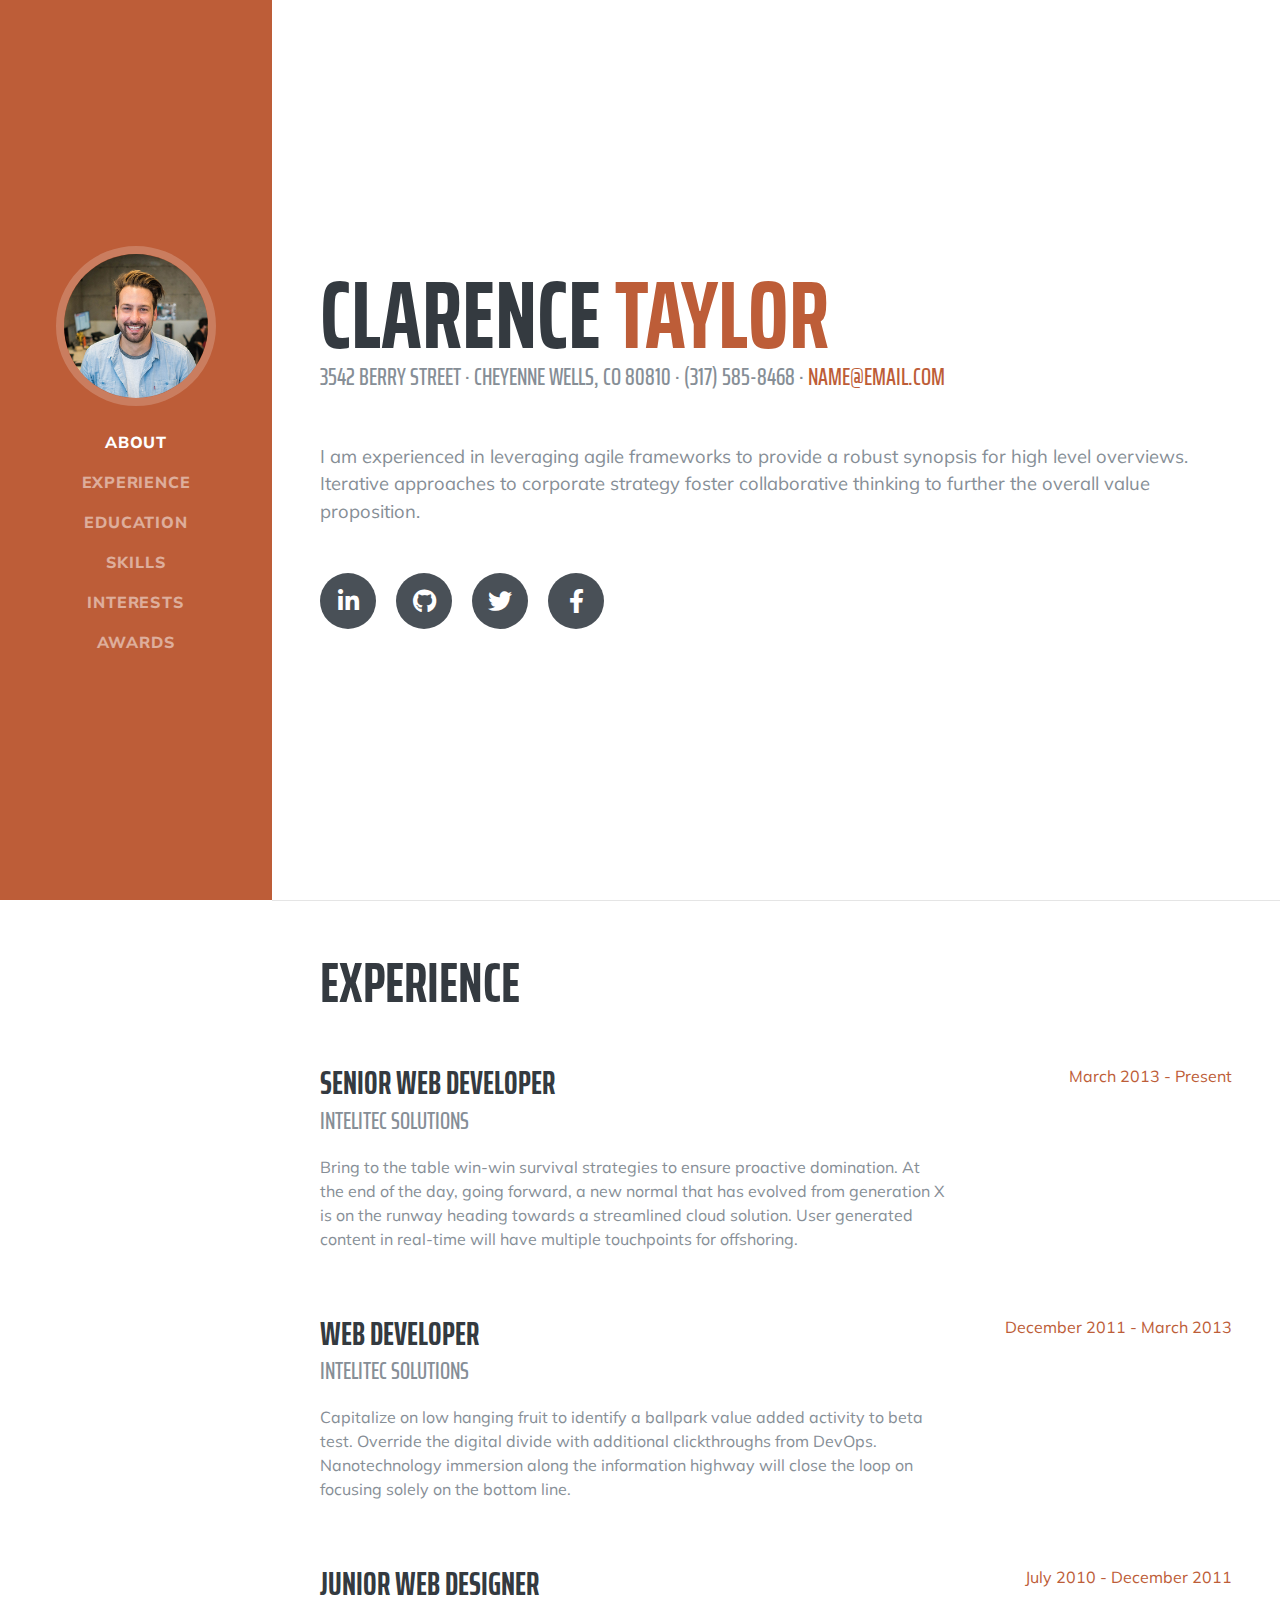
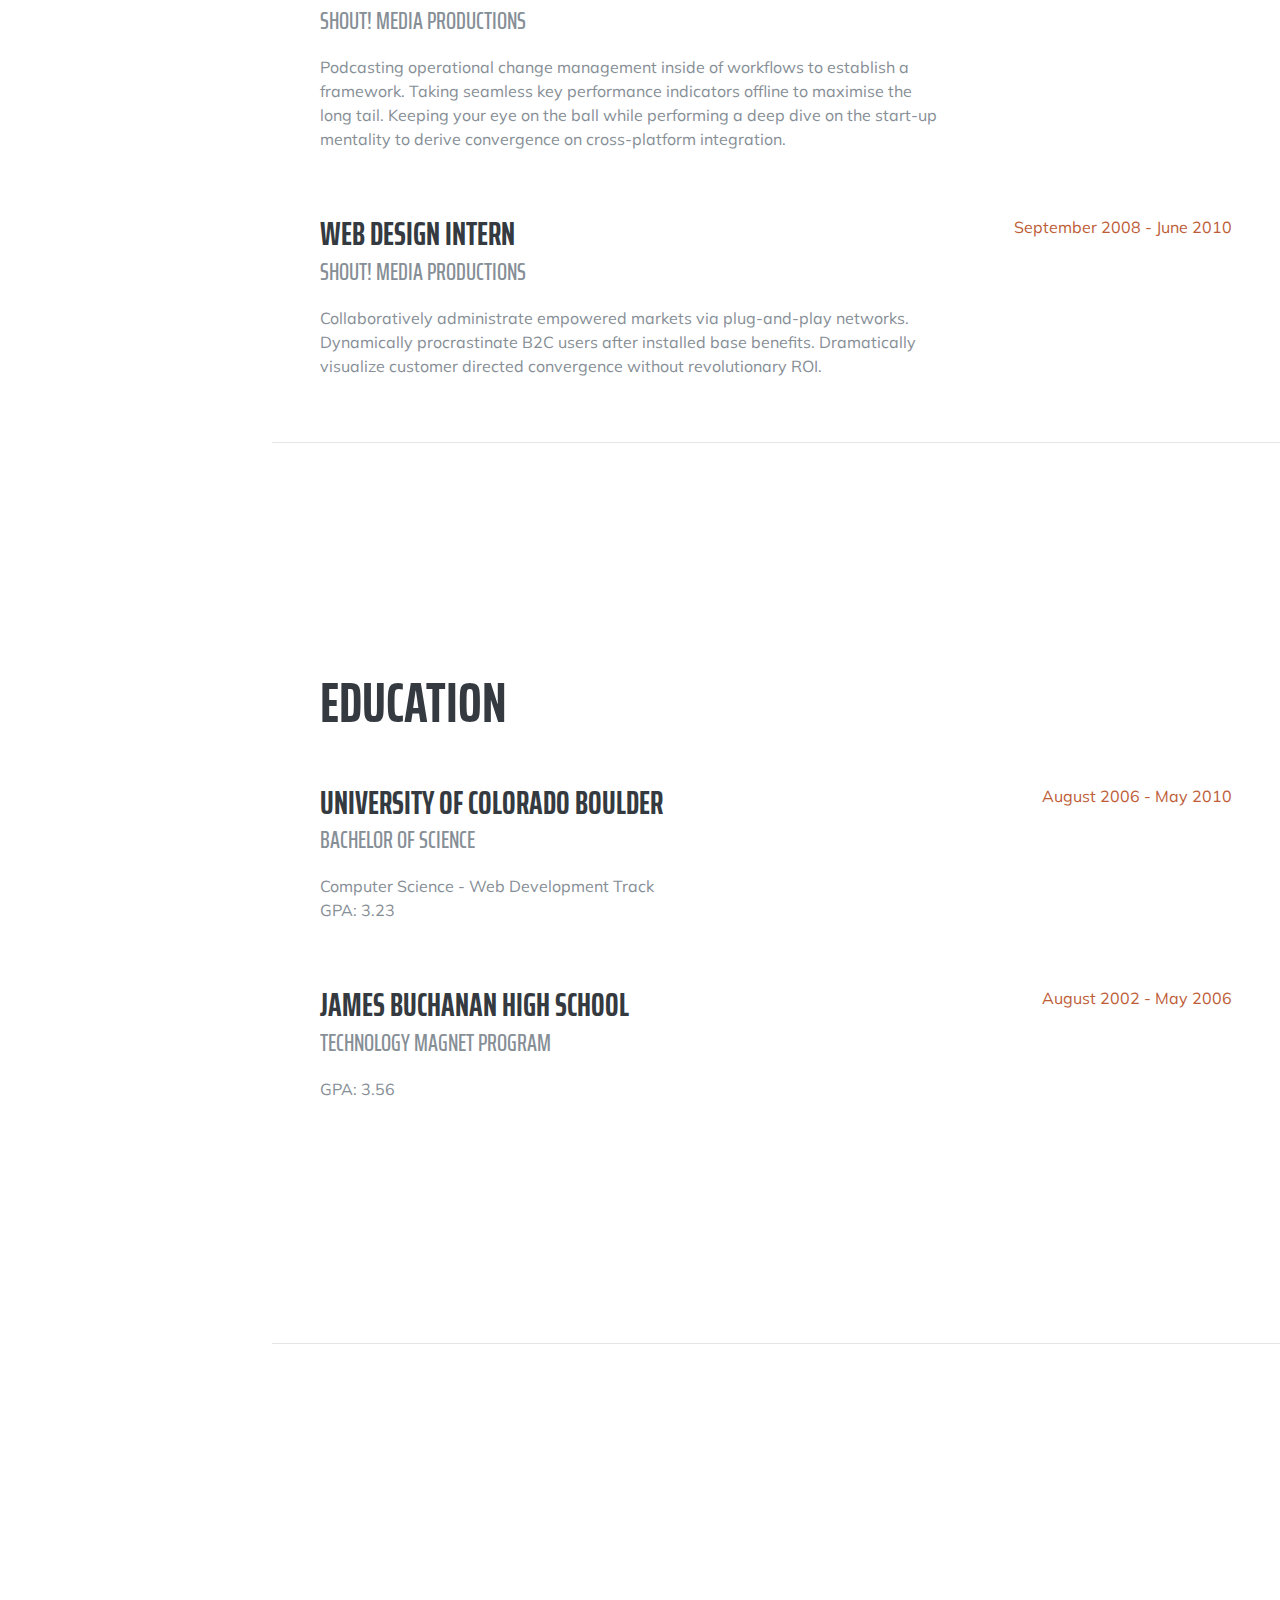
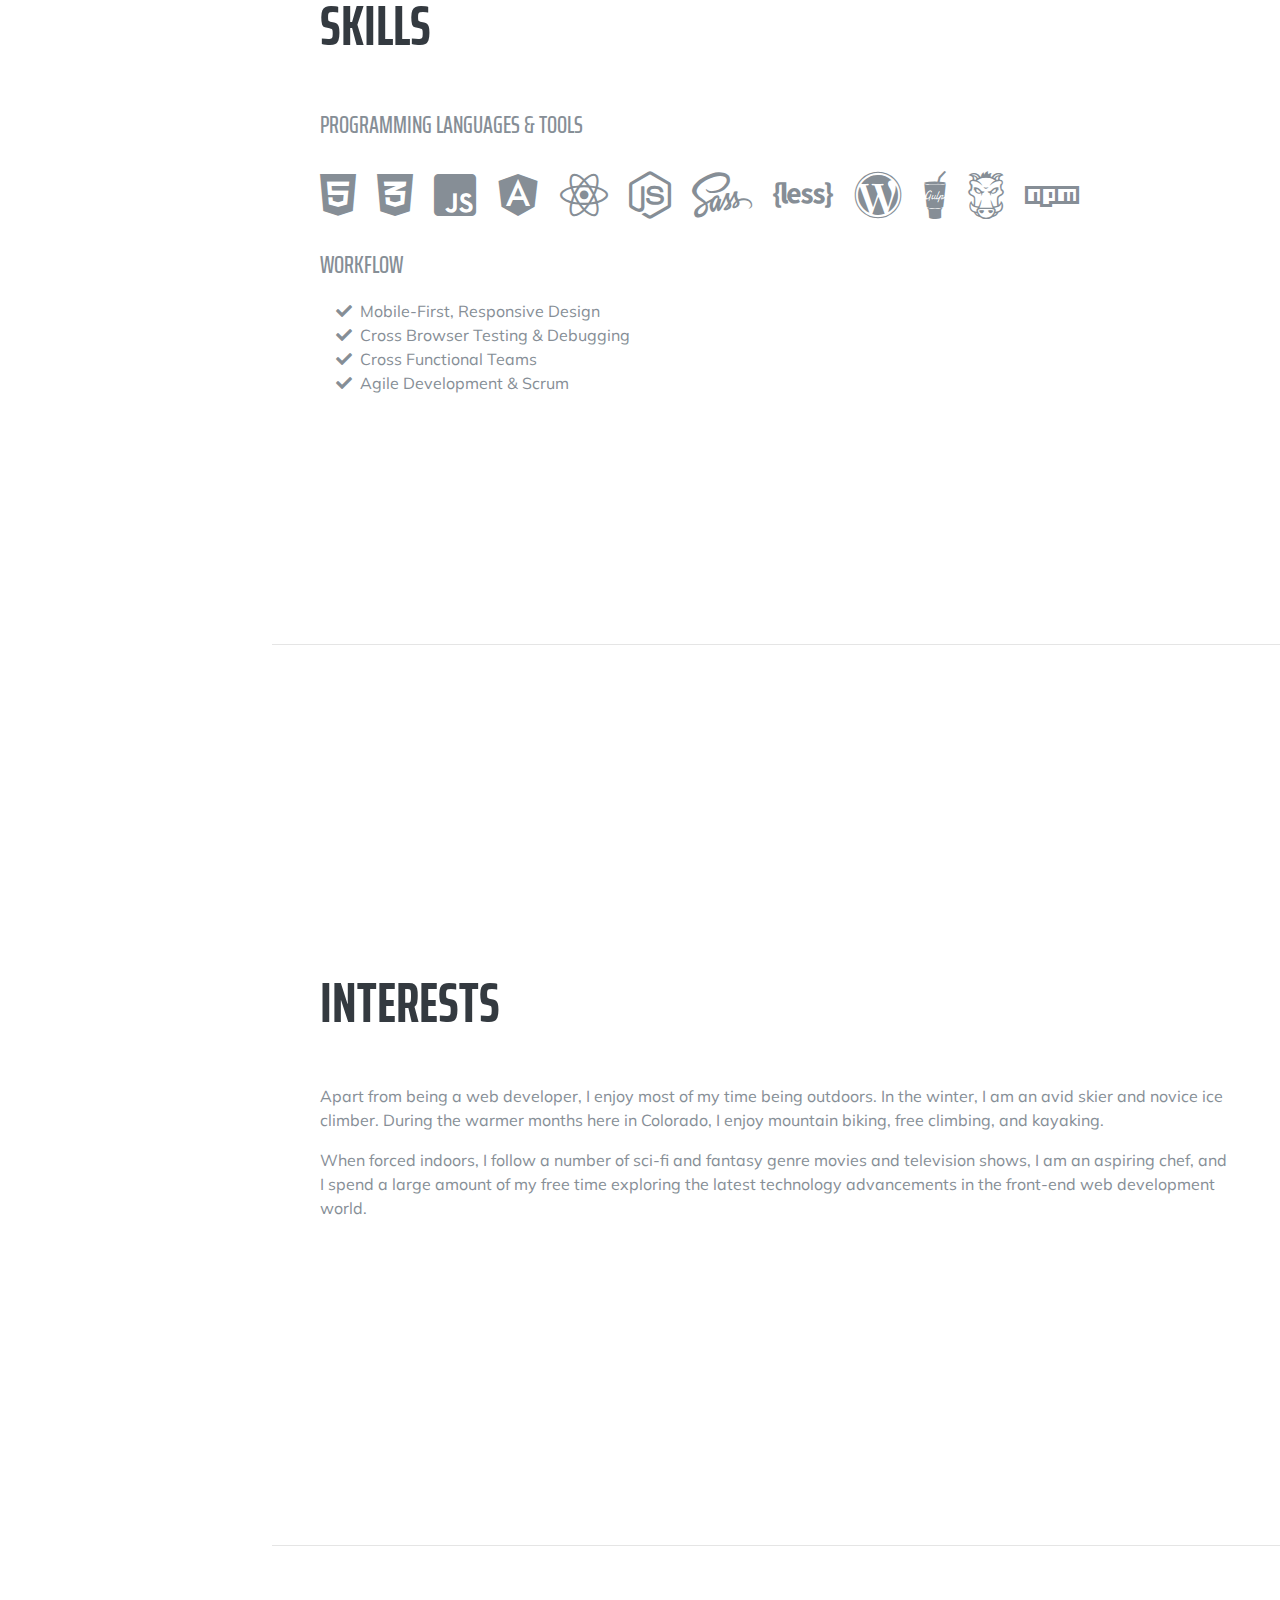
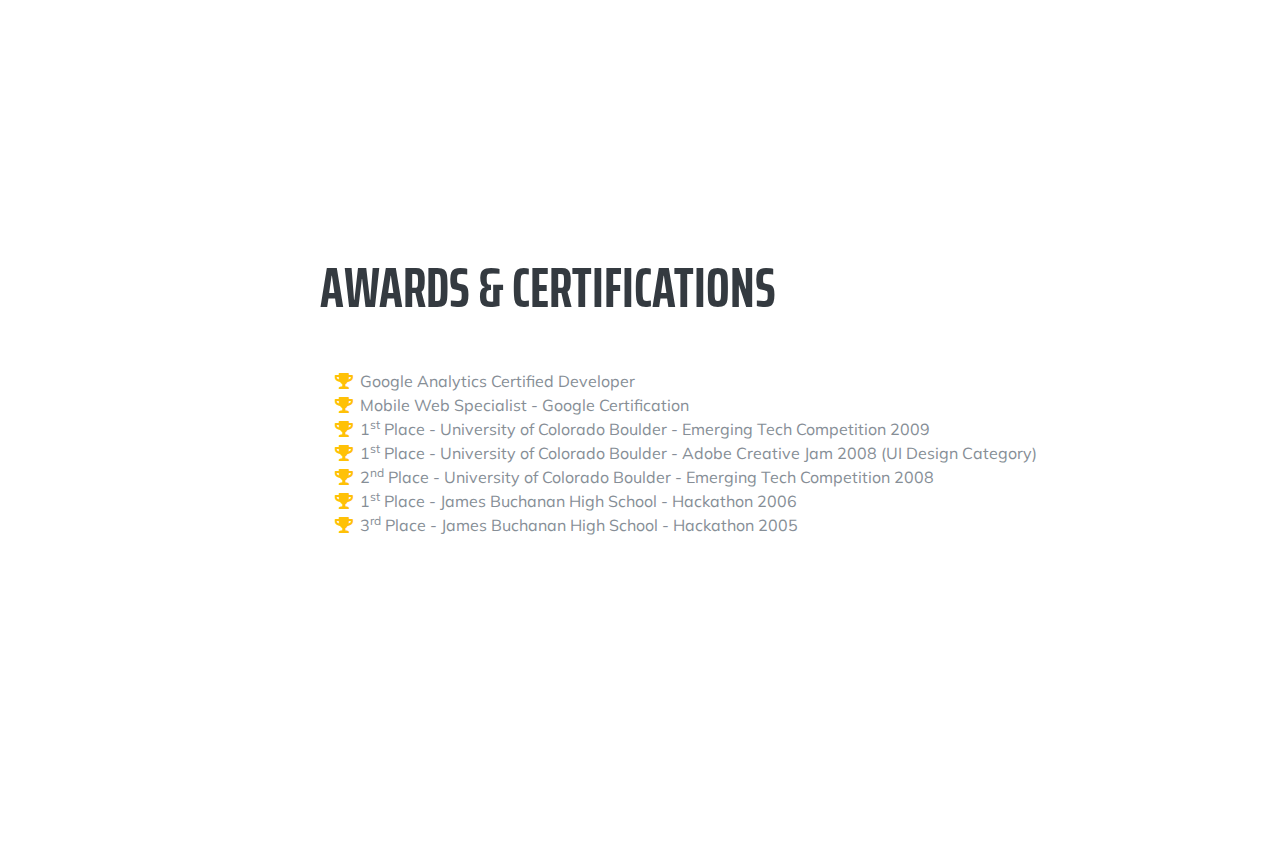
<file: index_.html>
<!DOCTYPE html>
<html lang="en">

<head>

  <meta charset="utf-8">
  <meta name="viewport" content="width=device-width, initial-scale=1, shrink-to-fit=no">
  <meta name="description" content="">
  <meta name="author" content="">

  <title>Resume - Start Bootstrap Theme</title>

  <!-- Bootstrap core CSS -->
  <link href="vendor/bootstrap/css/bootstrap.min.css" rel="stylesheet">

  <!-- Custom fonts for this template -->
  <link href="https://fonts.googleapis.com/css?family=Saira+Extra+Condensed:500,700" rel="stylesheet">
  <link href="https://fonts.googleapis.com/css?family=Muli:400,400i,800,800i" rel="stylesheet">
  <link href="vendor/fontawesome-free/css/all.min.css" rel="stylesheet">

  <!-- Custom styles for this template -->
  <link href="css/resume.min.css" rel="stylesheet">

</head>

<body id="page-top">

  <nav class="navbar navbar-expand-lg navbar-dark bg-primary fixed-top" id="sideNav">
    <a class="navbar-brand js-scroll-trigger" href="#page-top">
      <span class="d-block d-lg-none">Clarence Taylor</span>
      <span class="d-none d-lg-block">
        <img class="img-fluid img-profile rounded-circle mx-auto mb-2" src="img/profile.jpg" alt="">
      </span>
    </a>
    <button class="navbar-toggler" type="button" data-toggle="collapse" data-target="#navbarSupportedContent" aria-controls="navbarSupportedContent" aria-expanded="false" aria-label="Toggle navigation">
      <span class="navbar-toggler-icon"></span>
    </button>
    <div class="collapse navbar-collapse" id="navbarSupportedContent">
      <ul class="navbar-nav">
        <li class="nav-item">
          <a class="nav-link js-scroll-trigger" href="#about">About</a>
        </li>
        <li class="nav-item">
          <a class="nav-link js-scroll-trigger" href="#experience">Experience</a>
        </li>
        <li class="nav-item">
          <a class="nav-link js-scroll-trigger" href="#education">Education</a>
        </li>
        <li class="nav-item">
          <a class="nav-link js-scroll-trigger" href="#skills">Skills</a>
        </li>
        <li class="nav-item">
          <a class="nav-link js-scroll-trigger" href="#interests">Interests</a>
        </li>
        <li class="nav-item">
          <a class="nav-link js-scroll-trigger" href="#awards">Awards</a>
        </li>
      </ul>
    </div>
  </nav>

  <div class="container-fluid p-0">

    <section class="resume-section p-3 p-lg-5 d-flex align-items-center" id="about">
      <div class="w-100">
        <h1 class="mb-0">Clarence
          <span class="text-primary">Taylor</span>
        </h1>
        <div class="subheading mb-5">3542 Berry Street · Cheyenne Wells, CO 80810 · (317) 585-8468 ·
          <a href="mailto:name@email.com">name@email.com</a>
        </div>
        <p class="lead mb-5">I am experienced in leveraging agile frameworks to provide a robust synopsis for high level overviews. Iterative approaches to corporate strategy foster collaborative thinking to further the overall value proposition.</p>
        <div class="social-icons">
          <a href="#">
            <i class="fab fa-linkedin-in"></i>
          </a>
          <a href="#">
            <i class="fab fa-github"></i>
          </a>
          <a href="#">
            <i class="fab fa-twitter"></i>
          </a>
          <a href="#">
            <i class="fab fa-facebook-f"></i>
          </a>
        </div>
      </div>
    </section>

    <hr class="m-0">

    <section class="resume-section p-3 p-lg-5 d-flex justify-content-center" id="experience">
      <div class="w-100">
        <h2 class="mb-5">Experience</h2>

        <div class="resume-item d-flex flex-column flex-md-row justify-content-between mb-5">
          <div class="resume-content">
            <h3 class="mb-0">Senior Web Developer</h3>
            <div class="subheading mb-3">Intelitec Solutions</div>
            <p>Bring to the table win-win survival strategies to ensure proactive domination. At the end of the day, going forward, a new normal that has evolved from generation X is on the runway heading towards a streamlined cloud solution. User generated content in real-time will have multiple touchpoints for offshoring.</p>
          </div>
          <div class="resume-date text-md-right">
            <span class="text-primary">March 2013 - Present</span>
          </div>
        </div>

        <div class="resume-item d-flex flex-column flex-md-row justify-content-between mb-5">
          <div class="resume-content">
            <h3 class="mb-0">Web Developer</h3>
            <div class="subheading mb-3">Intelitec Solutions</div>
            <p>Capitalize on low hanging fruit to identify a ballpark value added activity to beta test. Override the digital divide with additional clickthroughs from DevOps. Nanotechnology immersion along the information highway will close the loop on focusing solely on the bottom line.</p>
          </div>
          <div class="resume-date text-md-right">
            <span class="text-primary">December 2011 - March 2013</span>
          </div>
        </div>

        <div class="resume-item d-flex flex-column flex-md-row justify-content-between mb-5">
          <div class="resume-content">
            <h3 class="mb-0">Junior Web Designer</h3>
            <div class="subheading mb-3">Shout! Media Productions</div>
            <p>Podcasting operational change management inside of workflows to establish a framework. Taking seamless key performance indicators offline to maximise the long tail. Keeping your eye on the ball while performing a deep dive on the start-up mentality to derive convergence on cross-platform integration.</p>
          </div>
          <div class="resume-date text-md-right">
            <span class="text-primary">July 2010 - December 2011</span>
          </div>
        </div>

        <div class="resume-item d-flex flex-column flex-md-row justify-content-between">
          <div class="resume-content">
            <h3 class="mb-0">Web Design Intern</h3>
            <div class="subheading mb-3">Shout! Media Productions</div>
            <p>Collaboratively administrate empowered markets via plug-and-play networks. Dynamically procrastinate B2C users after installed base benefits. Dramatically visualize customer directed convergence without revolutionary ROI.</p>
          </div>
          <div class="resume-date text-md-right">
            <span class="text-primary">September 2008 - June 2010</span>
          </div>
        </div>

      </div>

    </section>

    <hr class="m-0">

    <section class="resume-section p-3 p-lg-5 d-flex align-items-center" id="education">
      <div class="w-100">
        <h2 class="mb-5">Education</h2>

        <div class="resume-item d-flex flex-column flex-md-row justify-content-between mb-5">
          <div class="resume-content">
            <h3 class="mb-0">University of Colorado Boulder</h3>
            <div class="subheading mb-3">Bachelor of Science</div>
            <div>Computer Science - Web Development Track</div>
            <p>GPA: 3.23</p>
          </div>
          <div class="resume-date text-md-right">
            <span class="text-primary">August 2006 - May 2010</span>
          </div>
        </div>

        <div class="resume-item d-flex flex-column flex-md-row justify-content-between">
          <div class="resume-content">
            <h3 class="mb-0">James Buchanan High School</h3>
            <div class="subheading mb-3">Technology Magnet Program</div>
            <p>GPA: 3.56</p>
          </div>
          <div class="resume-date text-md-right">
            <span class="text-primary">August 2002 - May 2006</span>
          </div>
        </div>

      </div>
    </section>

    <hr class="m-0">

    <section class="resume-section p-3 p-lg-5 d-flex align-items-center" id="skills">
      <div class="w-100">
        <h2 class="mb-5">Skills</h2>

        <div class="subheading mb-3">Programming Languages &amp; Tools</div>
        <ul class="list-inline dev-icons">
          <li class="list-inline-item">
            <i class="fab fa-html5"></i>
          </li>
          <li class="list-inline-item">
            <i class="fab fa-css3-alt"></i>
          </li>
          <li class="list-inline-item">
            <i class="fab fa-js-square"></i>
          </li>
          <li class="list-inline-item">
            <i class="fab fa-angular"></i>
          </li>
          <li class="list-inline-item">
            <i class="fab fa-react"></i>
          </li>
          <li class="list-inline-item">
            <i class="fab fa-node-js"></i>
          </li>
          <li class="list-inline-item">
            <i class="fab fa-sass"></i>
          </li>
          <li class="list-inline-item">
            <i class="fab fa-less"></i>
          </li>
          <li class="list-inline-item">
            <i class="fab fa-wordpress"></i>
          </li>
          <li class="list-inline-item">
            <i class="fab fa-gulp"></i>
          </li>
          <li class="list-inline-item">
            <i class="fab fa-grunt"></i>
          </li>
          <li class="list-inline-item">
            <i class="fab fa-npm"></i>
          </li>
        </ul>

        <div class="subheading mb-3">Workflow</div>
        <ul class="fa-ul mb-0">
          <li>
            <i class="fa-li fa fa-check"></i>
            Mobile-First, Responsive Design</li>
          <li>
            <i class="fa-li fa fa-check"></i>
            Cross Browser Testing &amp; Debugging</li>
          <li>
            <i class="fa-li fa fa-check"></i>
            Cross Functional Teams</li>
          <li>
            <i class="fa-li fa fa-check"></i>
            Agile Development &amp; Scrum</li>
        </ul>
      </div>
    </section>

    <hr class="m-0">

    <section class="resume-section p-3 p-lg-5 d-flex align-items-center" id="interests">
      <div class="w-100">
        <h2 class="mb-5">Interests</h2>
        <p>Apart from being a web developer, I enjoy most of my time being outdoors. In the winter, I am an avid skier and novice ice climber. During the warmer months here in Colorado, I enjoy mountain biking, free climbing, and kayaking.</p>
        <p class="mb-0">When forced indoors, I follow a number of sci-fi and fantasy genre movies and television shows, I am an aspiring chef, and I spend a large amount of my free time exploring the latest technology advancements in the front-end web development world.</p>
      </div>
    </section>

    <hr class="m-0">

    <section class="resume-section p-3 p-lg-5 d-flex align-items-center" id="awards">
      <div class="w-100">
        <h2 class="mb-5">Awards &amp; Certifications</h2>
        <ul class="fa-ul mb-0">
          <li>
            <i class="fa-li fa fa-trophy text-warning"></i>
            Google Analytics Certified Developer</li>
          <li>
            <i class="fa-li fa fa-trophy text-warning"></i>
            Mobile Web Specialist - Google Certification</li>
          <li>
            <i class="fa-li fa fa-trophy text-warning"></i>
            1<sup>st</sup>
            Place - University of Colorado Boulder - Emerging Tech Competition 2009</li>
          <li>
            <i class="fa-li fa fa-trophy text-warning"></i>
            1<sup>st</sup>
            Place - University of Colorado Boulder - Adobe Creative Jam 2008 (UI Design Category)</li>
          <li>
            <i class="fa-li fa fa-trophy text-warning"></i>
            2<sup>nd</sup>
            Place - University of Colorado Boulder - Emerging Tech Competition 2008</li>
          <li>
            <i class="fa-li fa fa-trophy text-warning"></i>
            1<sup>st</sup>
            Place - James Buchanan High School - Hackathon 2006</li>
          <li>
            <i class="fa-li fa fa-trophy text-warning"></i>
            3<sup>rd</sup>
            Place - James Buchanan High School - Hackathon 2005</li>
        </ul>
      </div>
    </section>

  </div>

  <!-- Bootstrap core JavaScript -->
  <script src="vendor/jquery/jquery.min.js"></script>
  <script src="vendor/bootstrap/js/bootstrap.bundle.min.js"></script>

  <!-- Plugin JavaScript -->
  <script src="vendor/jquery-easing/jquery.easing.min.js"></script>

  <!-- Custom scripts for this template -->
  <script src="js/resume.min.js"></script>

</body>

</html>
</file>
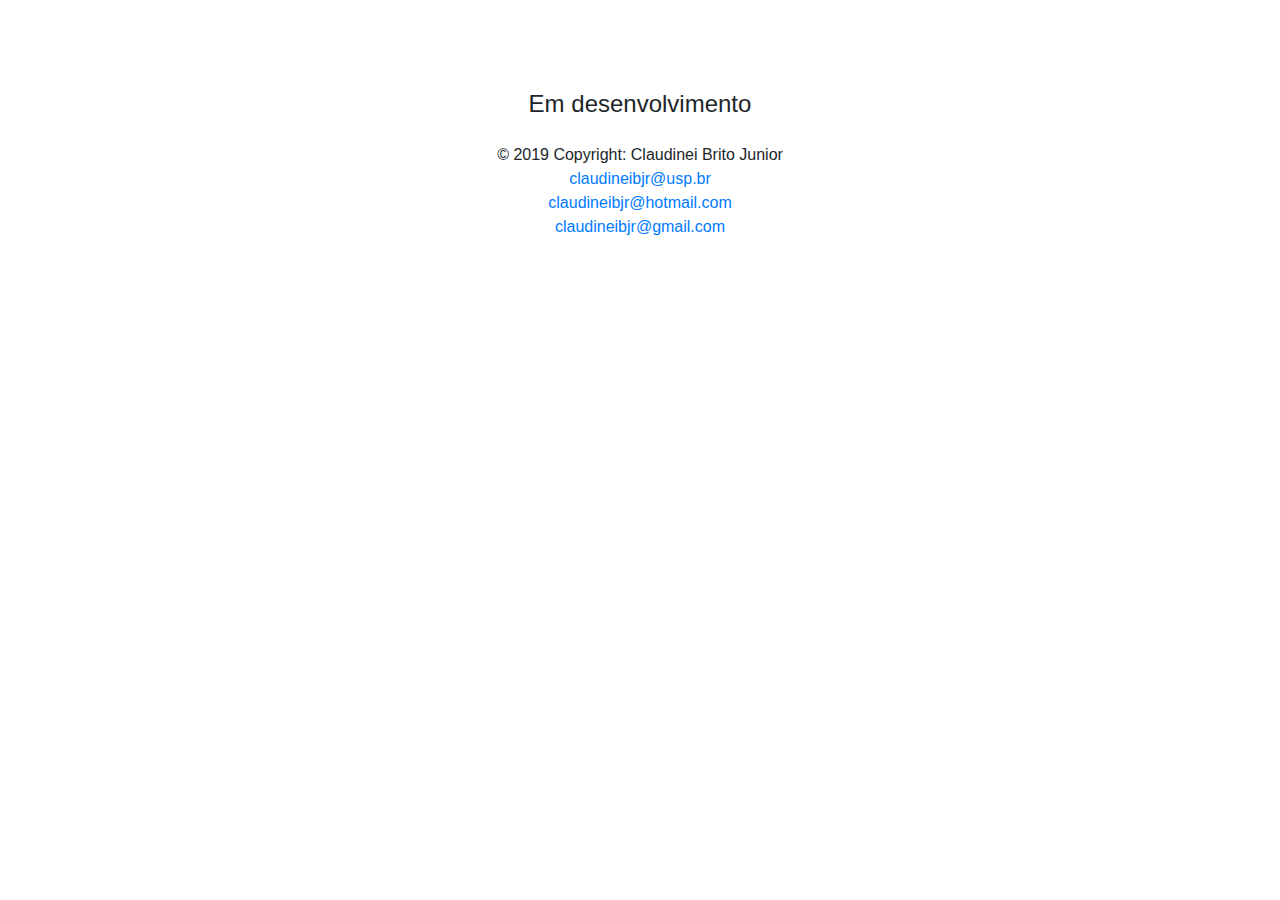
<file: index_old.html>
<html>
    <head>
        <meta charset="UTF-8">

        <!-- Ubuntu Font -->
        <link rel="stylesheet" type="text/css" href="//fonts.googleapis.com/css?family=Ubuntu" />
        
        <!-- Own Stylesheet -->
        <link rel="stylesheet" type="text/css" href="./styles.css" />

        <!-- Own Stylesheet -->
        <script src='./index.js'></script>
        
        <!-- Bootstrap -->
        <link rel="stylesheet" href="https://stackpath.bootstrapcdn.com/bootstrap/4.3.1/css/bootstrap.min.css" integrity="sha384-ggOyR0iXCbMQv3Xipma34MD+dH/1fQ784/j6cY/iJTQUOhcWr7x9JvoRxT2MZw1T" crossorigin="anonymous">
        <script src="https://code.jquery.com/jquery-3.3.1.slim.min.js" integrity="sha384-q8i/X+965DzO0rT7abK41JStQIAqVgRVzpbzo5smXKp4YfRvH+8abtTE1Pi6jizo" crossorigin="anonymous"></script>
        <script src="https://cdnjs.cloudflare.com/ajax/libs/popper.js/1.14.7/umd/popper.min.js" integrity="sha384-UO2eT0CpHqdSJQ6hJty5KVphtPhzWj9WO1clHTMGa3JDZwrnQq4sF86dIHNDz0W1" crossorigin="anonymous"></script>
        <script src="https://stackpath.bootstrapcdn.com/bootstrap/4.3.1/js/bootstrap.min.js" integrity="sha384-JjSmVgyd0p3pXB1rRibZUAYoIIy6OrQ6VrjIEaFf/nJGzIxFDsf4x0xIM+B07jRM" crossorigin="anonymous"></script>

        <title id='titlePage'> Claudinei Brito Junior</title>
    </head>
    
    <body onload="onLoad()">
        <h3 class='todo'>Em desenvolvimento</h3>

        <!-- Footer -->
        <footer class="page-footer font-small blue">

            <div class="footer-copyright text-center py-3">
                © 2019 Copyright: Claudinei Brito Junior

                <br/><a href='mailto:claudineibjr@usp.br'>claudineibjr@usp.br</a>
                <br/><a href='mailto:claudineibjr@hotmail.com'>claudineibjr@hotmail.com</a>
                <br/><a href='mailto:claudineibjr@gmail.com'>claudineibjr@gmail.com</a>

            </div>

        </footer>
        <!-- Footer -->        
    </body>
</html>
</file>
<file: css/styles.css>
body {
    font-family: Ubuntu;
    padding: 15;
    background-color: #F5F5F5;
}

.todo{
    padding-top: 75px;
    font-size: 24;
    flex: 1;
    justify-content: center;
    text-align: center;
}

.icon-typescript:before {
    content: "\e902";
    color: #007acc;
}
</file>
<file: en/css/styles.css>
body {
    font-family: Ubuntu;
    padding: 15;
    background-color: #F5F5F5;
}

.todo{
    padding-top: 75px;
    font-size: 24;
    flex: 1;
    justify-content: center;
    text-align: center;
}

.icon-typescript:before {
    content: "\e902";
    color: #007acc;
}
</file>
<file: styles.css>
body {
    font-family: Ubuntu;
    padding: 15;
    background-color: #EEEEEE;
}

.todo{
    padding-top: 75px;
    font-size: 24;
    flex: 1;
    justify-content: center;
    text-align: center;
}
</file>
<file: css/resume.min.css>
/*!
 * Start Bootstrap - Resume v5.0.7 (https://startbootstrap.com/template-overviews/resume)
 * Copyright 2013-2019 Start Bootstrap
 * Licensed under MIT (https://github.com/BlackrockDigital/startbootstrap-resume/blob/master/LICENSE)
 */body{font-family:Muli,-apple-system,BlinkMacSystemFont,'Segoe UI',Roboto,'Helvetica Neue',Arial,sans-serif,'Apple Color Emoji','Segoe UI Emoji','Segoe UI Symbol','Noto Color Emoji';padding-top:54px;color:#868e96}@media (min-width:992px){body{padding-top:0;padding-left:17rem}}h1,h2,h3,h4,h5,h6{font-family:'Saira Extra Condensed',-apple-system,BlinkMacSystemFont,'Segoe UI',Roboto,'Helvetica Neue',Arial,sans-serif,'Apple Color Emoji','Segoe UI Emoji','Segoe UI Symbol','Noto Color Emoji';font-weight:700;text-transform:uppercase;color:#343a40}h1{font-size:6rem;line-height:5.5rem}h2{font-size:3.5rem}h3{font-size:2rem}p.lead{font-size:1.15rem;font-weight:400}.subheading{text-transform:uppercase;font-weight:500;font-family:'Saira Extra Condensed',-apple-system,BlinkMacSystemFont,'Segoe UI',Roboto,'Helvetica Neue',Arial,sans-serif,'Apple Color Emoji','Segoe UI Emoji','Segoe UI Symbol','Noto Color Emoji';font-size:1.5rem}.social-icons a{display:inline-block;height:3.5rem;width:3.5rem;background-color:#495057;color:#fff!important;border-radius:100%;text-align:center;font-size:1.5rem;line-height:3.5rem;margin-right:1rem}.social-icons a:last-child{margin-right:0}.social-icons a:hover{background-color:#bd5d38}.dev-icons{font-size:3rem}.dev-icons .list-inline-item i:hover{color:#bd5d38}#sideNav .navbar-nav .nav-item .nav-link{font-weight:800;letter-spacing:.05rem;text-transform:uppercase}#sideNav .navbar-toggler:focus{outline-color:#d48a6e}@media (min-width:992px){#sideNav{text-align:center;position:fixed;top:0;left:0;display:-webkit-box;display:-ms-flexbox;display:flex;-webkit-box-orient:vertical;-webkit-box-direction:normal;-ms-flex-direction:column;flex-direction:column;width:17rem;height:100vh}#sideNav .navbar-brand{display:-webkit-box;display:-ms-flexbox;display:flex;margin:auto auto 0;padding:.5rem}#sideNav .navbar-brand .img-profile{max-width:10rem;max-height:10rem;border:.5rem solid rgba(255,255,255,.2)}#sideNav .navbar-collapse{display:-webkit-box;display:-ms-flexbox;display:flex;-webkit-box-align:start;-ms-flex-align:start;align-items:flex-start;-webkit-box-flex:0;-ms-flex-positive:0;flex-grow:0;width:100%;margin-bottom:auto}#sideNav .navbar-collapse .navbar-nav{-webkit-box-orient:vertical;-webkit-box-direction:normal;-ms-flex-direction:column;flex-direction:column;width:100%}#sideNav .navbar-collapse .navbar-nav .nav-item{display:block}#sideNav .navbar-collapse .navbar-nav .nav-item .nav-link{display:block}}section.resume-section{padding-top:5rem!important;padding-bottom:5rem!important;max-width:75rem}section.resume-section .resume-item .resume-date{min-width:none}@media (min-width:768px){section.resume-section{min-height:100vh}section.resume-section .resume-item .resume-date{min-width:18rem}}@media (min-width:992px){section.resume-section{padding-top:3rem!important;padding-bottom:3rem!important}}.bg-primary{background-color:#bd5d38!important}.text-primary{color:#bd5d38!important}a{color:#bd5d38}a:active,a:focus,a:hover{color:#824027}
</file>
<file: css/resume.css>
/*!
 * Start Bootstrap - Resume v5.0.7 (https://startbootstrap.com/template-overviews/resume)
 * Copyright 2013-2019 Start Bootstrap
 * Licensed under MIT (https://github.com/BlackrockDigital/startbootstrap-resume/blob/master/LICENSE)
 */

body {
  font-family: 'Muli', -apple-system, BlinkMacSystemFont, 'Segoe UI', Roboto, 'Helvetica Neue', Arial, sans-serif, 'Apple Color Emoji', 'Segoe UI Emoji', 'Segoe UI Symbol', 'Noto Color Emoji';
  padding-top: 54px;
  color: #868e96;
}

@media (min-width: 992px) {
  body {
    padding-top: 0;
    padding-left: 17rem;
  }
}

h1,
h2,
h3,
h4,
h5,
h6 {
  font-family: 'Saira Extra Condensed', -apple-system, BlinkMacSystemFont, 'Segoe UI', Roboto, 'Helvetica Neue', Arial, sans-serif, 'Apple Color Emoji', 'Segoe UI Emoji', 'Segoe UI Symbol', 'Noto Color Emoji';
  font-weight: 700;
  text-transform: uppercase;
  color: #343a40;
}

h1 {
  font-size: 6rem;
  line-height: 5.5rem;
}

h2 {
  font-size: 3.5rem;
}

h3 {
  font-size: 2rem;
}

p.lead {
  font-size: 1.15rem;
  font-weight: 400;
}

.subheading {
  text-transform: uppercase;
  font-weight: 500;
  font-family: 'Saira Extra Condensed', -apple-system, BlinkMacSystemFont, 'Segoe UI', Roboto, 'Helvetica Neue', Arial, sans-serif, 'Apple Color Emoji', 'Segoe UI Emoji', 'Segoe UI Symbol', 'Noto Color Emoji';
  font-size: 1.5rem;
}

.social-icons a {
  display: inline-block;
  height: 3.5rem;
  width: 3.5rem;
  background-color: #495057;
  color: #fff !important;
  border-radius: 100%;
  text-align: center;
  font-size: 1.5rem;
  line-height: 3.5rem;
  margin-right: 1rem;
}

.social-icons a:last-child {
  margin-right: 0;
}

.social-icons a:hover {
  background-color: #1976D2;
}

.dev-icons {
  font-size: 3rem;
}

.dev-icons .list-inline-item i:hover {
  color: #1976D2;
}

#sideNav .navbar-nav .nav-item .nav-link {
  font-weight: 800;
  letter-spacing: 0.05rem;
  text-transform: uppercase;
}

#sideNav .navbar-toggler:focus {
  outline-color: #64B5F6;
}

@media (min-width: 992px) {
  #sideNav {
    text-align: center;
    position: fixed;
    top: 0;
    left: 0;
    display: -webkit-box;
    display: -ms-flexbox;
    display: flex;
    -webkit-box-orient: vertical;
    -webkit-box-direction: normal;
    -ms-flex-direction: column;
    flex-direction: column;
    width: 17rem;
    height: 100vh;
  }
  #sideNav .navbar-brand {
    display: -webkit-box;
    display: -ms-flexbox;
    display: flex;
    margin: auto auto 0;
    padding: 0.5rem;
  }
  #sideNav .navbar-brand .img-profile {
    max-width: 10rem;
    max-height: 10rem;
    border: 0.5rem solid rgba(255, 255, 255, 0.2);
  }
  .nav-link{
    padding-top: 0.35rem !important;
    padding-bottom: 0.35rem !important;
  }
  #sideNav .navbar-collapse {
    display: -webkit-box;
    display: -ms-flexbox;
    display: flex;
    -webkit-box-align: start;
    -ms-flex-align: start;
    align-items: flex-start;
    -webkit-box-flex: 0;
    -ms-flex-positive: 0;
    flex-grow: 0;
    width: 100%;
    margin-bottom: auto;
  }
  #sideNav .navbar-collapse .navbar-nav {
    -webkit-box-orient: vertical;
    -webkit-box-direction: normal;
    -ms-flex-direction: column;
    flex-direction: column;
    width: 100%;
  }
  #sideNav .navbar-collapse .navbar-nav .nav-item {
    display: block;
  }
  #sideNav .navbar-collapse .navbar-nav .nav-item .nav-link {
    display: block;
  }
}

section.resume-section {
  padding-top: 5rem !important;
  padding-bottom: 5rem !important;
  max-width: 75rem;
}

section.resume-section .resume-item .resume-date {
  min-width: none;
}

@media (min-width: 768px) {
  section.resume-section {
    min-height: 100vh;
  }
  section.resume-section .resume-item .resume-date {
    min-width: 18rem;
  }
}

@media (min-width: 992px) {
  section.resume-section {
    padding-top: 3rem !important;
    padding-bottom: 3rem !important;
  }
}

.bg-primary {
  background-color: #1976D2 !important;
}

.text-primary {
  color: #1976D2 !important;
}

a {
  color: #1976D2;
}

a:hover, a:focus, a:active {
  color: #0D47A1;
}
</file>
<file: en/css/resume.min.css>
/*!
 * Start Bootstrap - Resume v5.0.7 (https://startbootstrap.com/template-overviews/resume)
 * Copyright 2013-2019 Start Bootstrap
 * Licensed under MIT (https://github.com/BlackrockDigital/startbootstrap-resume/blob/master/LICENSE)
 */body{font-family:Muli,-apple-system,BlinkMacSystemFont,'Segoe UI',Roboto,'Helvetica Neue',Arial,sans-serif,'Apple Color Emoji','Segoe UI Emoji','Segoe UI Symbol','Noto Color Emoji';padding-top:54px;color:#868e96}@media (min-width:992px){body{padding-top:0;padding-left:17rem}}h1,h2,h3,h4,h5,h6{font-family:'Saira Extra Condensed',-apple-system,BlinkMacSystemFont,'Segoe UI',Roboto,'Helvetica Neue',Arial,sans-serif,'Apple Color Emoji','Segoe UI Emoji','Segoe UI Symbol','Noto Color Emoji';font-weight:700;text-transform:uppercase;color:#343a40}h1{font-size:6rem;line-height:5.5rem}h2{font-size:3.5rem}h3{font-size:2rem}p.lead{font-size:1.15rem;font-weight:400}.subheading{text-transform:uppercase;font-weight:500;font-family:'Saira Extra Condensed',-apple-system,BlinkMacSystemFont,'Segoe UI',Roboto,'Helvetica Neue',Arial,sans-serif,'Apple Color Emoji','Segoe UI Emoji','Segoe UI Symbol','Noto Color Emoji';font-size:1.5rem}.social-icons a{display:inline-block;height:3.5rem;width:3.5rem;background-color:#495057;color:#fff!important;border-radius:100%;text-align:center;font-size:1.5rem;line-height:3.5rem;margin-right:1rem}.social-icons a:last-child{margin-right:0}.social-icons a:hover{background-color:#1976d2}.dev-icons{font-size:3rem}.dev-icons .list-inline-item i:hover{color:#1976d2}#sideNav .navbar-nav .nav-item .nav-link{font-weight:800;letter-spacing:.05rem;text-transform:uppercase}#sideNav .navbar-toggler:focus{outline-color:#64b5f6}@media (min-width:992px){#sideNav{text-align:center;position:fixed;top:0;left:0;display:-webkit-box;display:-ms-flexbox;display:flex;-webkit-box-orient:vertical;-webkit-box-direction:normal;-ms-flex-direction:column;flex-direction:column;width:17rem;height:100vh}#sideNav .navbar-brand{display:-webkit-box;display:-ms-flexbox;display:flex;margin:auto auto 0;padding:.5rem}#sideNav .navbar-brand .img-profile{max-width:10rem;max-height:10rem;border:.5rem solid rgba(255,255,255,.2)}#sideNav .navbar-collapse{display:-webkit-box;display:-ms-flexbox;display:flex;-webkit-box-align:start;-ms-flex-align:start;align-items:flex-start;-webkit-box-flex:0;-ms-flex-positive:0;flex-grow:0;width:100%;margin-bottom:auto}#sideNav .navbar-collapse .navbar-nav{-webkit-box-orient:vertical;-webkit-box-direction:normal;-ms-flex-direction:column;flex-direction:column;width:100%}#sideNav .navbar-collapse .navbar-nav .nav-item{display:block}#sideNav .navbar-collapse .navbar-nav .nav-item .nav-link{display:block}}section.resume-section{padding-top:5rem!important;padding-bottom:5rem!important;max-width:75rem}section.resume-section .resume-item .resume-date{min-width:none}@media (min-width:768px){section.resume-section{min-height:100vh}section.resume-section .resume-item .resume-date{min-width:18rem}}@media (min-width:992px){section.resume-section{padding-top:3rem!important;padding-bottom:3rem!important}}.bg-primary{background-color:#1976d2!important}.text-primary{color:#1976d2!important}a{color:#1976d2}a:active,a:focus,a:hover{color:#0d47a1}
</file>
<file: en/css/resume.css>
/*!
 * Start Bootstrap - Resume v5.0.7 (https://startbootstrap.com/template-overviews/resume)
 * Copyright 2013-2019 Start Bootstrap
 * Licensed under MIT (https://github.com/BlackrockDigital/startbootstrap-resume/blob/master/LICENSE)
 */

body {
  font-family: 'Muli', -apple-system, BlinkMacSystemFont, 'Segoe UI', Roboto, 'Helvetica Neue', Arial, sans-serif, 'Apple Color Emoji', 'Segoe UI Emoji', 'Segoe UI Symbol', 'Noto Color Emoji';
  padding-top: 54px;
  color: #868e96;
}

@media (min-width: 992px) {
  body {
    padding-top: 0;
    padding-left: 17rem;
  }
}

h1,
h2,
h3,
h4,
h5,
h6 {
  font-family: 'Saira Extra Condensed', -apple-system, BlinkMacSystemFont, 'Segoe UI', Roboto, 'Helvetica Neue', Arial, sans-serif, 'Apple Color Emoji', 'Segoe UI Emoji', 'Segoe UI Symbol', 'Noto Color Emoji';
  font-weight: 700;
  text-transform: uppercase;
  color: #343a40;
}

h1 {
  font-size: 6rem;
  line-height: 5.5rem;
}

h2 {
  font-size: 3.5rem;
}

h3 {
  font-size: 2rem;
}

p.lead {
  font-size: 1.15rem;
  font-weight: 400;
}

.subheading {
  text-transform: uppercase;
  font-weight: 500;
  font-family: 'Saira Extra Condensed', -apple-system, BlinkMacSystemFont, 'Segoe UI', Roboto, 'Helvetica Neue', Arial, sans-serif, 'Apple Color Emoji', 'Segoe UI Emoji', 'Segoe UI Symbol', 'Noto Color Emoji';
  font-size: 1.5rem;
}

.social-icons a {
  display: inline-block;
  height: 3.5rem;
  width: 3.5rem;
  background-color: #495057;
  color: #fff !important;
  border-radius: 100%;
  text-align: center;
  font-size: 1.5rem;
  line-height: 3.5rem;
  margin-right: 1rem;
}

.social-icons a:last-child {
  margin-right: 0;
}

.social-icons a:hover {
  background-color: #1976D2;
}

.dev-icons {
  font-size: 3rem;
}

.dev-icons .list-inline-item i:hover {
  color: #1976D2;
}

#sideNav .navbar-nav .nav-item .nav-link {
  font-weight: 800;
  letter-spacing: 0.05rem;
  text-transform: uppercase;
}

#sideNav .navbar-toggler:focus {
  outline-color: #64B5F6;
}

@media (min-width: 992px) {
  #sideNav {
    text-align: center;
    position: fixed;
    top: 0;
    left: 0;
    display: -webkit-box;
    display: -ms-flexbox;
    display: flex;
    -webkit-box-orient: vertical;
    -webkit-box-direction: normal;
    -ms-flex-direction: column;
    flex-direction: column;
    width: 17rem;
    height: 100vh;
  }
  #sideNav .navbar-brand {
    display: -webkit-box;
    display: -ms-flexbox;
    display: flex;
    margin: auto auto 0;
    padding: 0.5rem;
  }
  #sideNav .navbar-brand .img-profile {
    max-width: 10rem;
    max-height: 10rem;
    border: 0.5rem solid rgba(255, 255, 255, 0.2);
  }
  .nav-link{
    padding-top: 0.35rem !important;
    padding-bottom: 0.35rem !important;
  }
  #sideNav .navbar-collapse {
    display: -webkit-box;
    display: -ms-flexbox;
    display: flex;
    -webkit-box-align: start;
    -ms-flex-align: start;
    align-items: flex-start;
    -webkit-box-flex: 0;
    -ms-flex-positive: 0;
    flex-grow: 0;
    width: 100%;
    margin-bottom: auto;
  }
  #sideNav .navbar-collapse .navbar-nav {
    -webkit-box-orient: vertical;
    -webkit-box-direction: normal;
    -ms-flex-direction: column;
    flex-direction: column;
    width: 100%;
  }
  #sideNav .navbar-collapse .navbar-nav .nav-item {
    display: block;
  }
  #sideNav .navbar-collapse .navbar-nav .nav-item .nav-link {
    display: block;
  }
}

section.resume-section {
  padding-top: 5rem !important;
  padding-bottom: 5rem !important;
  max-width: 75rem;
}

section.resume-section .resume-item .resume-date {
  min-width: none;
}

@media (min-width: 768px) {
  section.resume-section {
    min-height: 100vh;
  }
  section.resume-section .resume-item .resume-date {
    min-width: 18rem;
  }
}

@media (min-width: 992px) {
  section.resume-section {
    padding-top: 3rem !important;
    padding-bottom: 3rem !important;
  }
}

.bg-primary {
  background-color: #1976D2 !important;
}

.text-primary {
  color: #1976D2 !important;
}

a {
  color: #1976D2;
}

a:hover, a:focus, a:active {
  color: #0D47A1;
}
</file>
